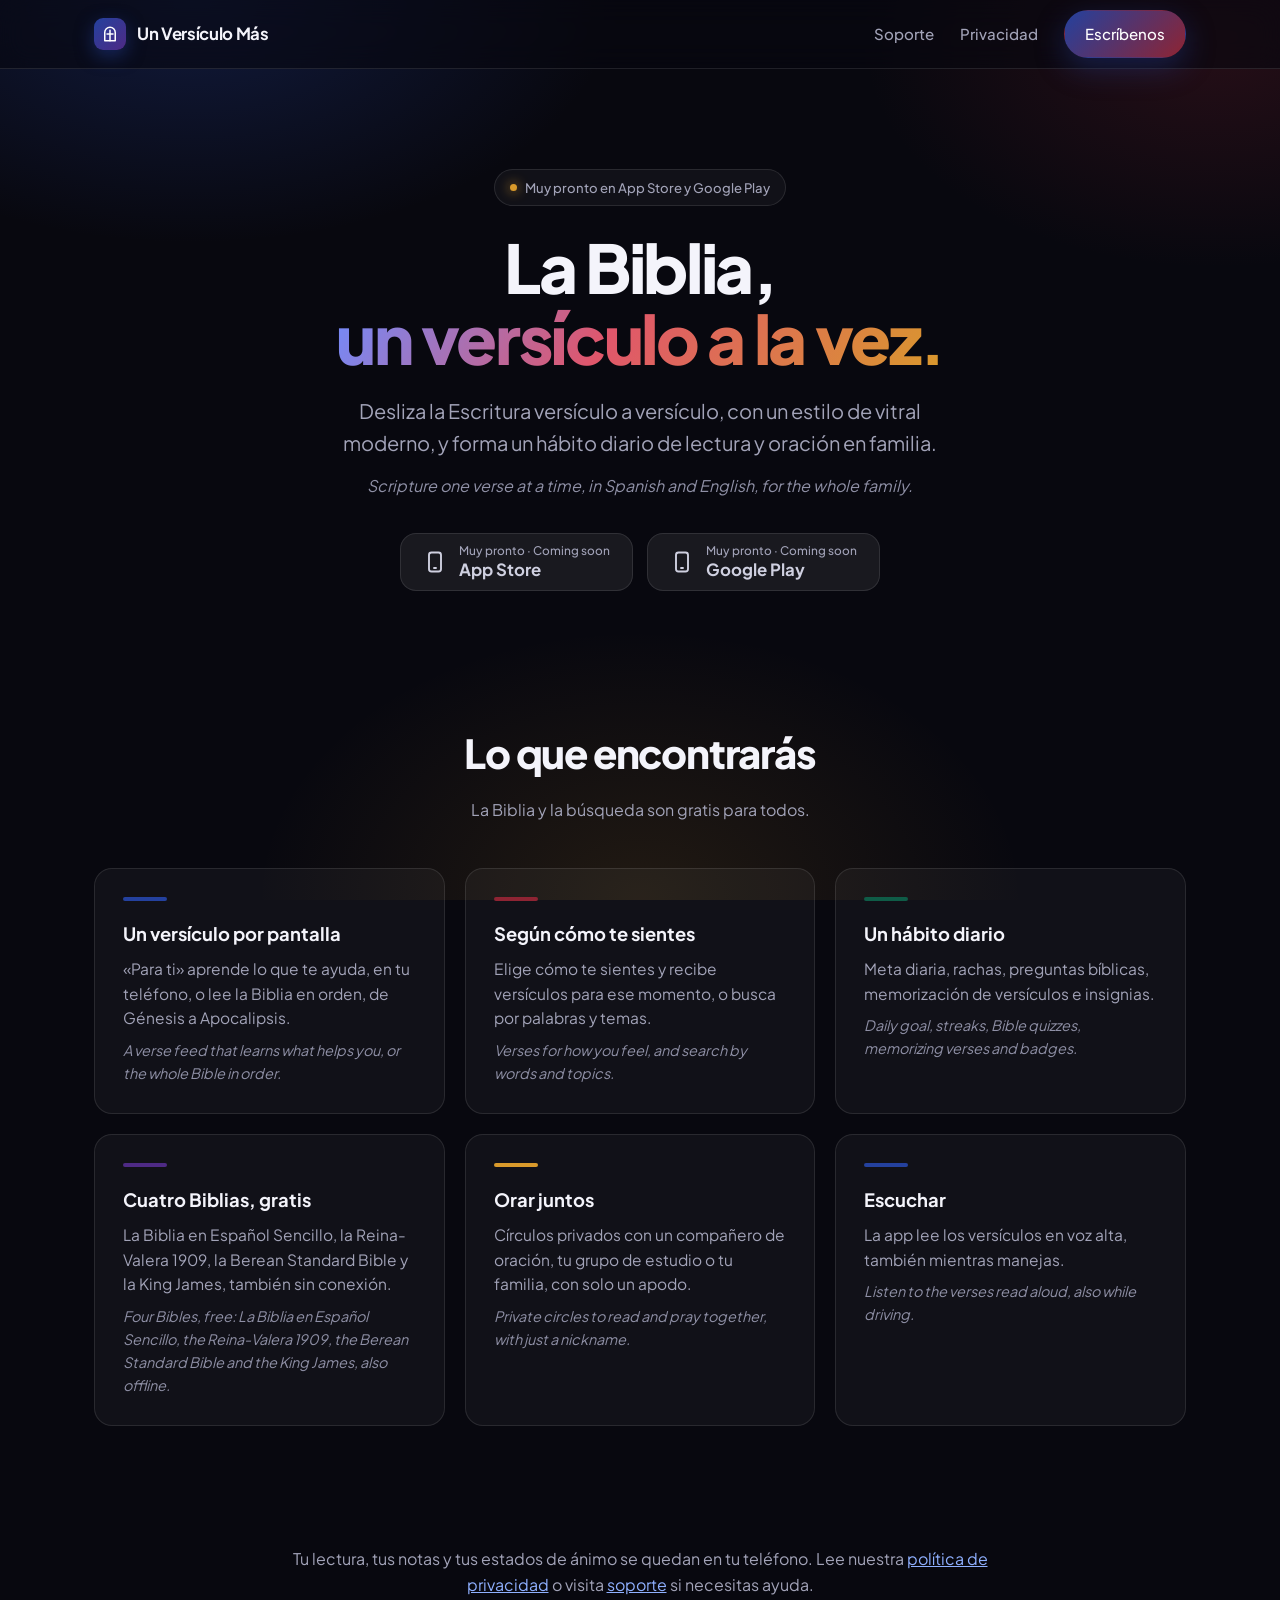
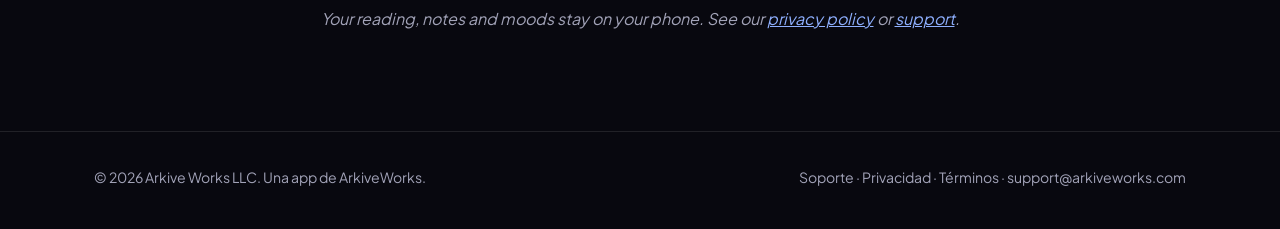
<file: index.html>
<!doctype html>
<html lang="es">
<head>
<meta charset="utf-8">
<meta name="viewport" content="width=device-width, initial-scale=1">
<title>Un Versículo Más</title>
<meta http-equiv="refresh" content="0; url=biblia/">
<link rel="canonical" href="biblia/">
</head>
<body><p><a href="biblia/">Un Versículo Más</a></p></body>
</html>
</file>
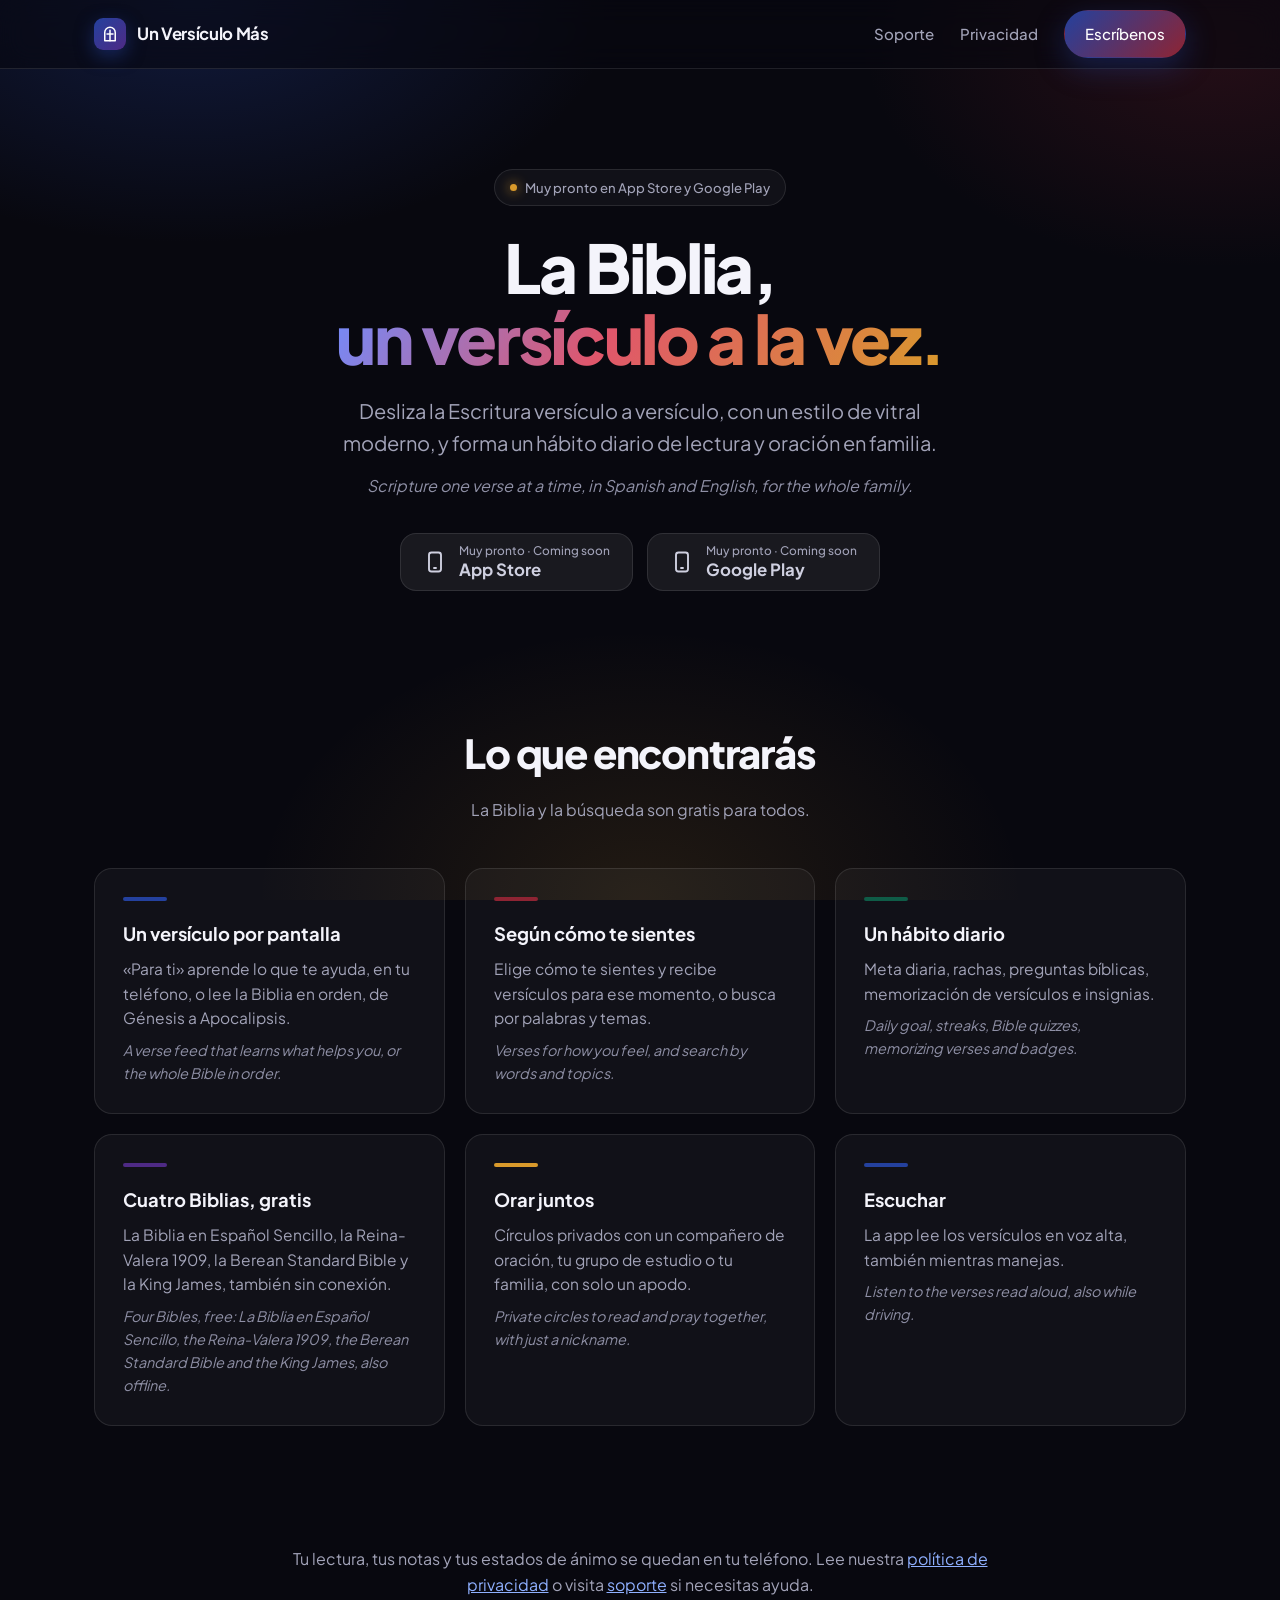
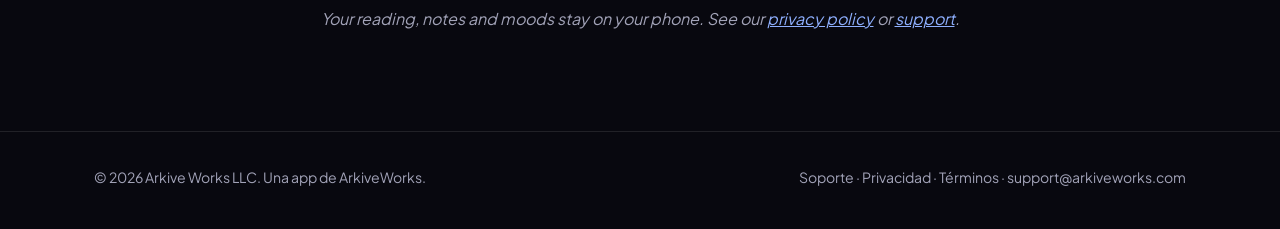
<file: biblia/index.html>
<!DOCTYPE html>
<html lang="es">
<head>
<meta charset="UTF-8">
<meta name="viewport" content="width=device-width, initial-scale=1.0">
<title>Un Versículo Más — La Biblia, un versículo a la vez</title>
<meta name="description" content="Un Versículo Más: la Biblia un versículo a la vez, con rachas, preguntas, memorización y círculos para orar juntos, en español e inglés.">
<link rel="stylesheet" href="style.css">
</head>
<body>
<nav class="nav">
  <div class="container nav-inner">
    <a class="brand" href="index.html"><span class="logo"><svg viewBox="0 0 24 24" fill="none" stroke="#fff" stroke-width="2" stroke-linecap="round" stroke-linejoin="round" aria-hidden="true"><path d="M5 21V10a7 7 0 0 1 14 0v11z"/><path d="M12 7v14M8 12h8"/></svg></span> Un Versículo Más</a>
    <div class="nav-links">
      <a href="support.html">Soporte</a>
      <a href="privacy.html">Privacidad</a>
      <a class="btn btn-primary" href="mailto:support@arkiveworks.com">Escríbenos</a>
    </div>
  </div>
</nav>

<header class="hero">
  <div class="container">
    <span class="eyebrow"><span class="dot"></span> Muy pronto en App Store y Google Play</span>
    <h1 class="hero-title">La Biblia,<br><span class="jewel-text">un versículo a la vez.</span></h1>
    <p class="lead">Desliza la Escritura versículo a versículo, con un estilo de vitral moderno, y forma un hábito diario de lectura y oración en familia.</p>
    <p class="lead-en">Scripture one verse at a time, in Spanish and English, for the whole family.</p>

    <!-- The store buttons. While an app isn't in its store yet, its button is a plain label («Muy pronto»),
         not a link, so nobody lands on an error page. When an app goes live: delete its «soon» line and
         take the comment marks off the «live» line under it. When both are live, change the line above
         the title too («Muy pronto en App Store y Google Play» becomes «Ya en App Store y Google Play»). -->
    <div class="stores">
      <span class="store soon"><svg viewBox="0 0 24 24" fill="none" stroke="currentColor" stroke-width="1.9" stroke-linecap="round" stroke-linejoin="round" aria-hidden="true"><rect x="6" y="2.5" width="12" height="19" rx="2.5"/><path d="M11 18h2"/></svg><span><small>Muy pronto · Coming soon</small>App Store</span></span>
      <!-- live: <a class="store" href="https://apps.apple.com/app/id6829852782"><svg viewBox="0 0 24 24" fill="none" stroke="currentColor" stroke-width="1.9" stroke-linecap="round" stroke-linejoin="round" aria-hidden="true"><path d="M12 3v12M7 10l5 5 5-5M5 21h14"/></svg><span><small>Descárgala en · Get it on the</small>App Store</span></a> -->
      <span class="store soon"><svg viewBox="0 0 24 24" fill="none" stroke="currentColor" stroke-width="1.9" stroke-linecap="round" stroke-linejoin="round" aria-hidden="true"><rect x="6" y="2.5" width="12" height="19" rx="2.5"/><path d="M11 18h2"/></svg><span><small>Muy pronto · Coming soon</small>Google Play</span></span>
      <!-- live: <a class="store" href="https://play.google.com/store/apps/details?id=com.arkiveworks.biblia"><svg viewBox="0 0 24 24" fill="none" stroke="currentColor" stroke-width="1.9" stroke-linecap="round" stroke-linejoin="round" aria-hidden="true"><path d="M12 3v12M7 10l5 5 5-5M5 21h14"/></svg><span><small>Descárgala en · Get it on</small>Google Play</span></a> -->
    </div>
  </div>
</header>

<section>
  <div class="container">
    <div class="section-head">
      <h2>Lo que encontrarás</h2>
      <p>La Biblia y la búsqueda son gratis para todos.</p>
    </div>
    <div class="grid">
      <div class="card"><div class="bar b-sapphire"></div><h3>Un versículo por pantalla</h3><p>«Para ti» aprende lo que te ayuda, en tu teléfono, o lee la Biblia en orden, de Génesis a Apocalipsis.</p><p class="en">A verse feed that learns what helps you, or the whole Bible in order.</p></div>
      <div class="card"><div class="bar b-ruby"></div><h3>Según cómo te sientes</h3><p>Elige cómo te sientes y recibe versículos para ese momento, o busca por palabras y temas.</p><p class="en">Verses for how you feel, and search by words and topics.</p></div>
      <div class="card"><div class="bar b-emerald"></div><h3>Un hábito diario</h3><p>Meta diaria, rachas, preguntas bíblicas, memorización de versículos e insignias.</p><p class="en">Daily goal, streaks, Bible quizzes, memorizing verses and badges.</p></div>
      <div class="card"><div class="bar b-violet"></div><h3>Cuatro Biblias, gratis</h3><p>La Biblia en Español Sencillo, la Reina-Valera 1909, la Berean Standard Bible y la King James, también sin conexión.</p><p class="en">Four Bibles, free: La Biblia en Español Sencillo, the Reina-Valera 1909, the Berean Standard Bible and the King James, also offline.</p></div>
      <div class="card"><div class="bar b-amber"></div><h3>Orar juntos</h3><p>Círculos privados con un compañero de oración, tu grupo de estudio o tu familia, con solo un apodo.</p><p class="en">Private circles to read and pray together, with just a nickname.</p></div>
      <div class="card"><div class="bar b-sapphire"></div><h3>Escuchar</h3><p>La app lee los versículos en voz alta, también mientras manejas.</p><p class="en">Listen to the verses read aloud, also while driving.</p></div>
    </div>
  </div>
</section>

<section>
  <div class="container">
    <p class="note">Tu lectura, tus notas y tus estados de ánimo se quedan en tu teléfono. Lee nuestra <a href="privacy.html" style="color:var(--link);text-decoration:underline">política de privacidad</a> o visita <a href="support.html" style="color:var(--link);text-decoration:underline">soporte</a> si necesitas ayuda.</p>
    <p class="note" style="margin-top:8px;font-style:italic">Your reading, notes and moods stay on your phone. See our <a href="privacy.html#en" style="color:var(--link);text-decoration:underline">privacy policy</a> or <a href="support.html#en" style="color:var(--link);text-decoration:underline">support</a>.</p>
  </div>
</section>

<footer>
  <div class="container footer-bottom">
    <span>© 2026 Arkive Works LLC. Una app de <a href="../index.html">ArkiveWorks</a>.</span>
    <span><a href="support.html">Soporte</a> · <a href="privacy.html">Privacidad</a> · <a href="terms.html">Términos</a> · <a href="mailto:support@arkiveworks.com">support@arkiveworks.com</a></span>
  </div>
</footer>
</body>
</html>
</file>
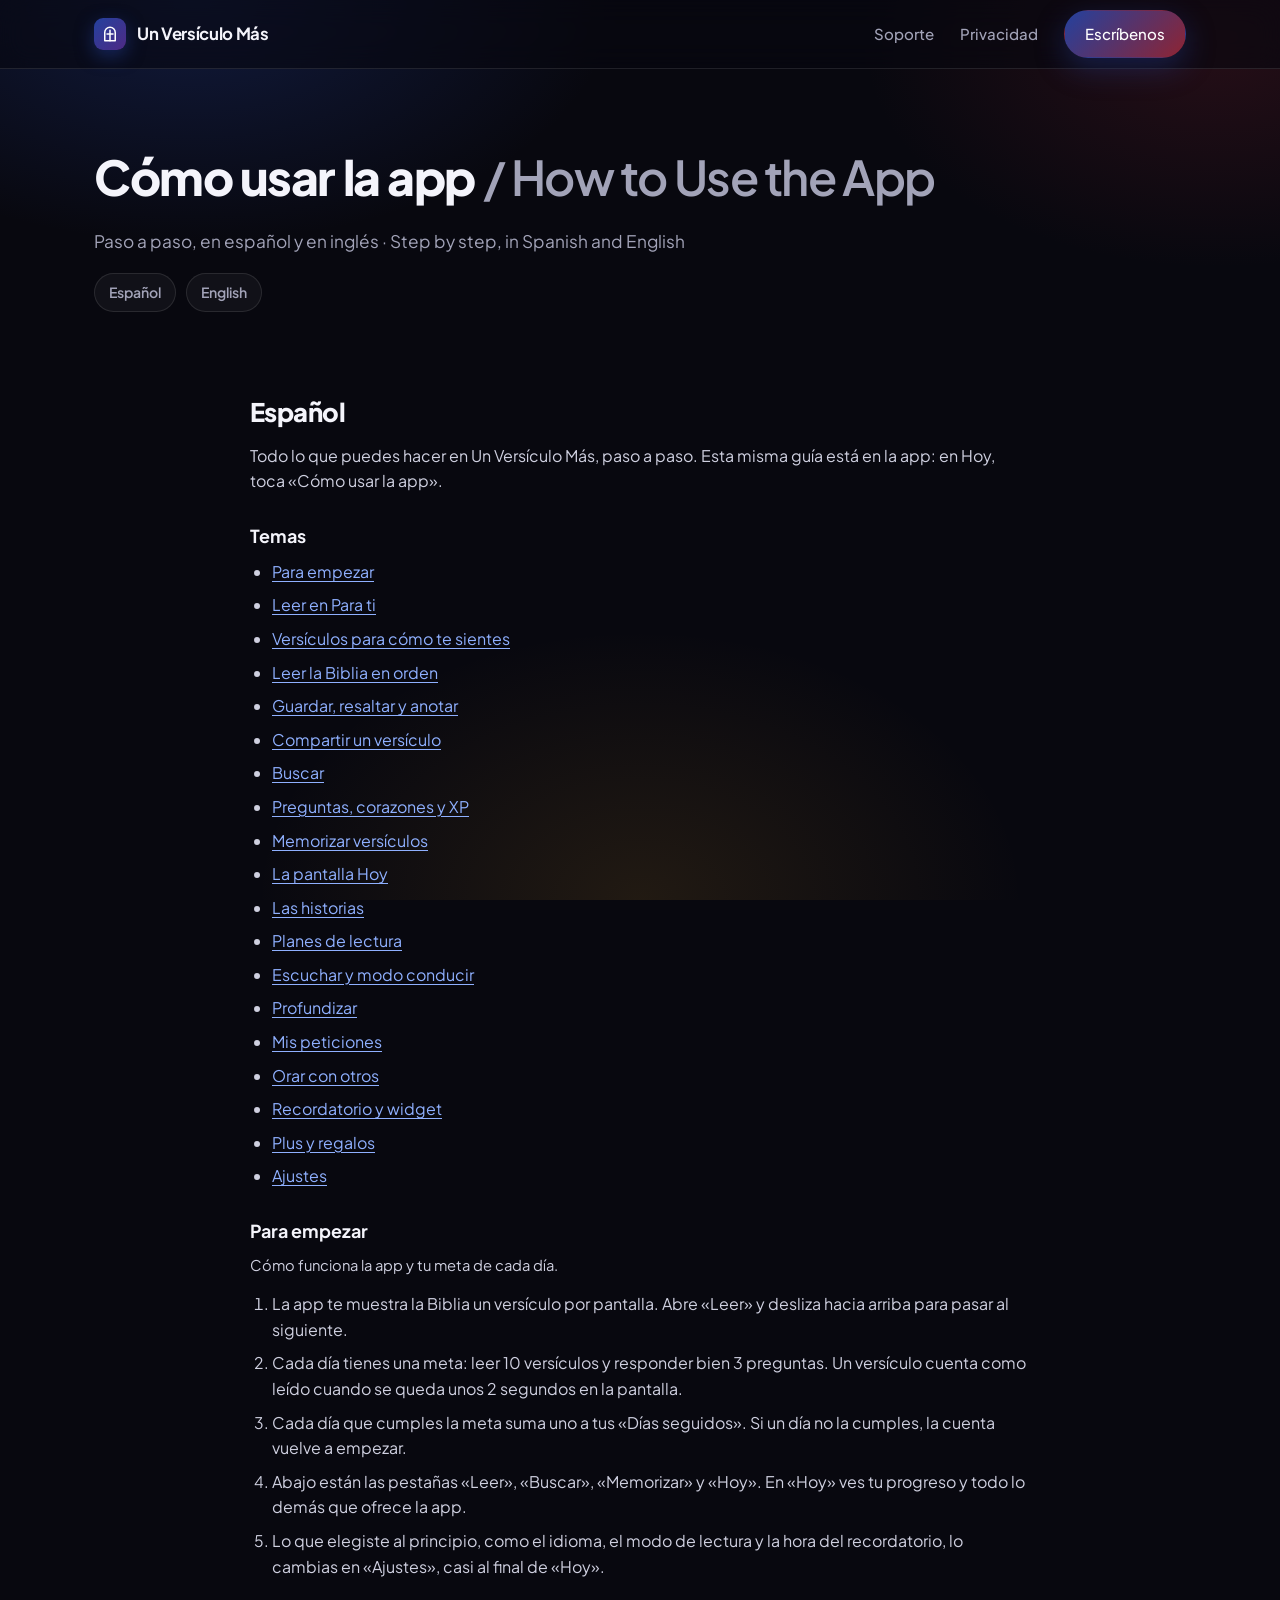
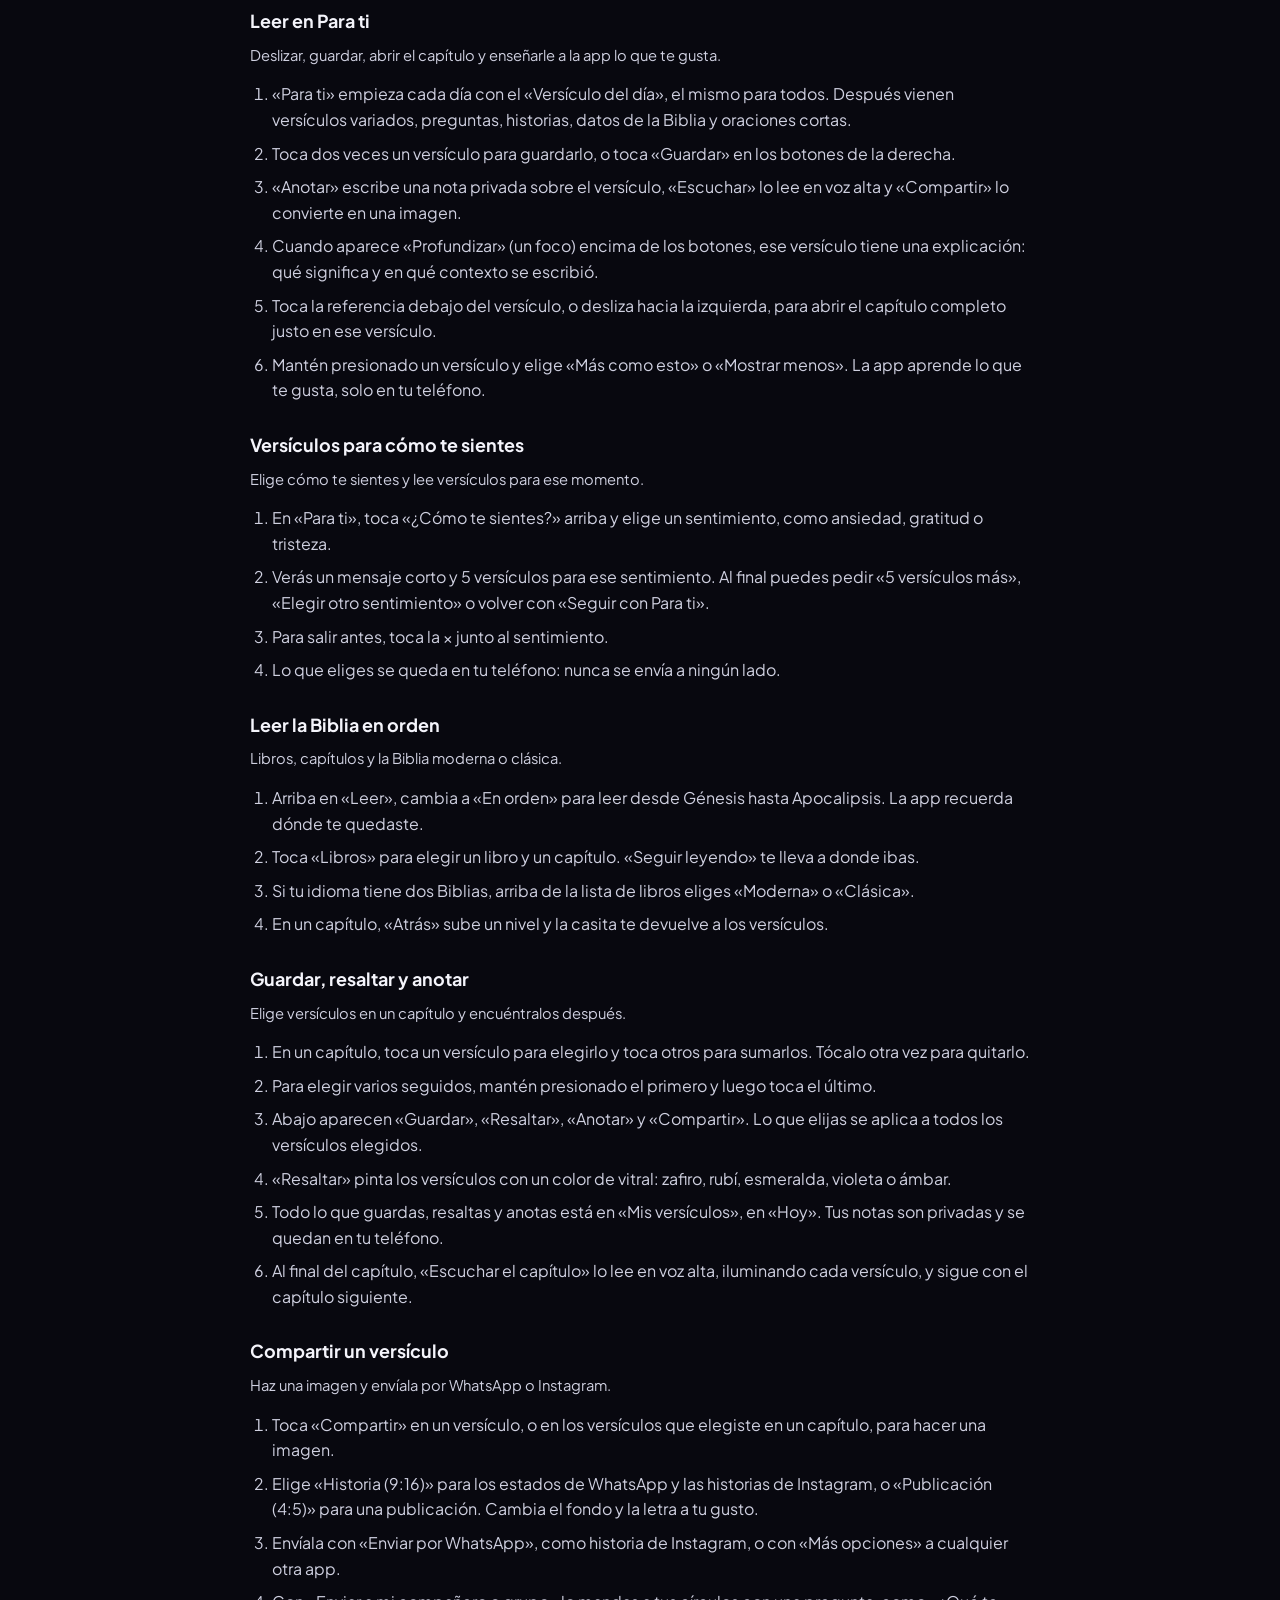
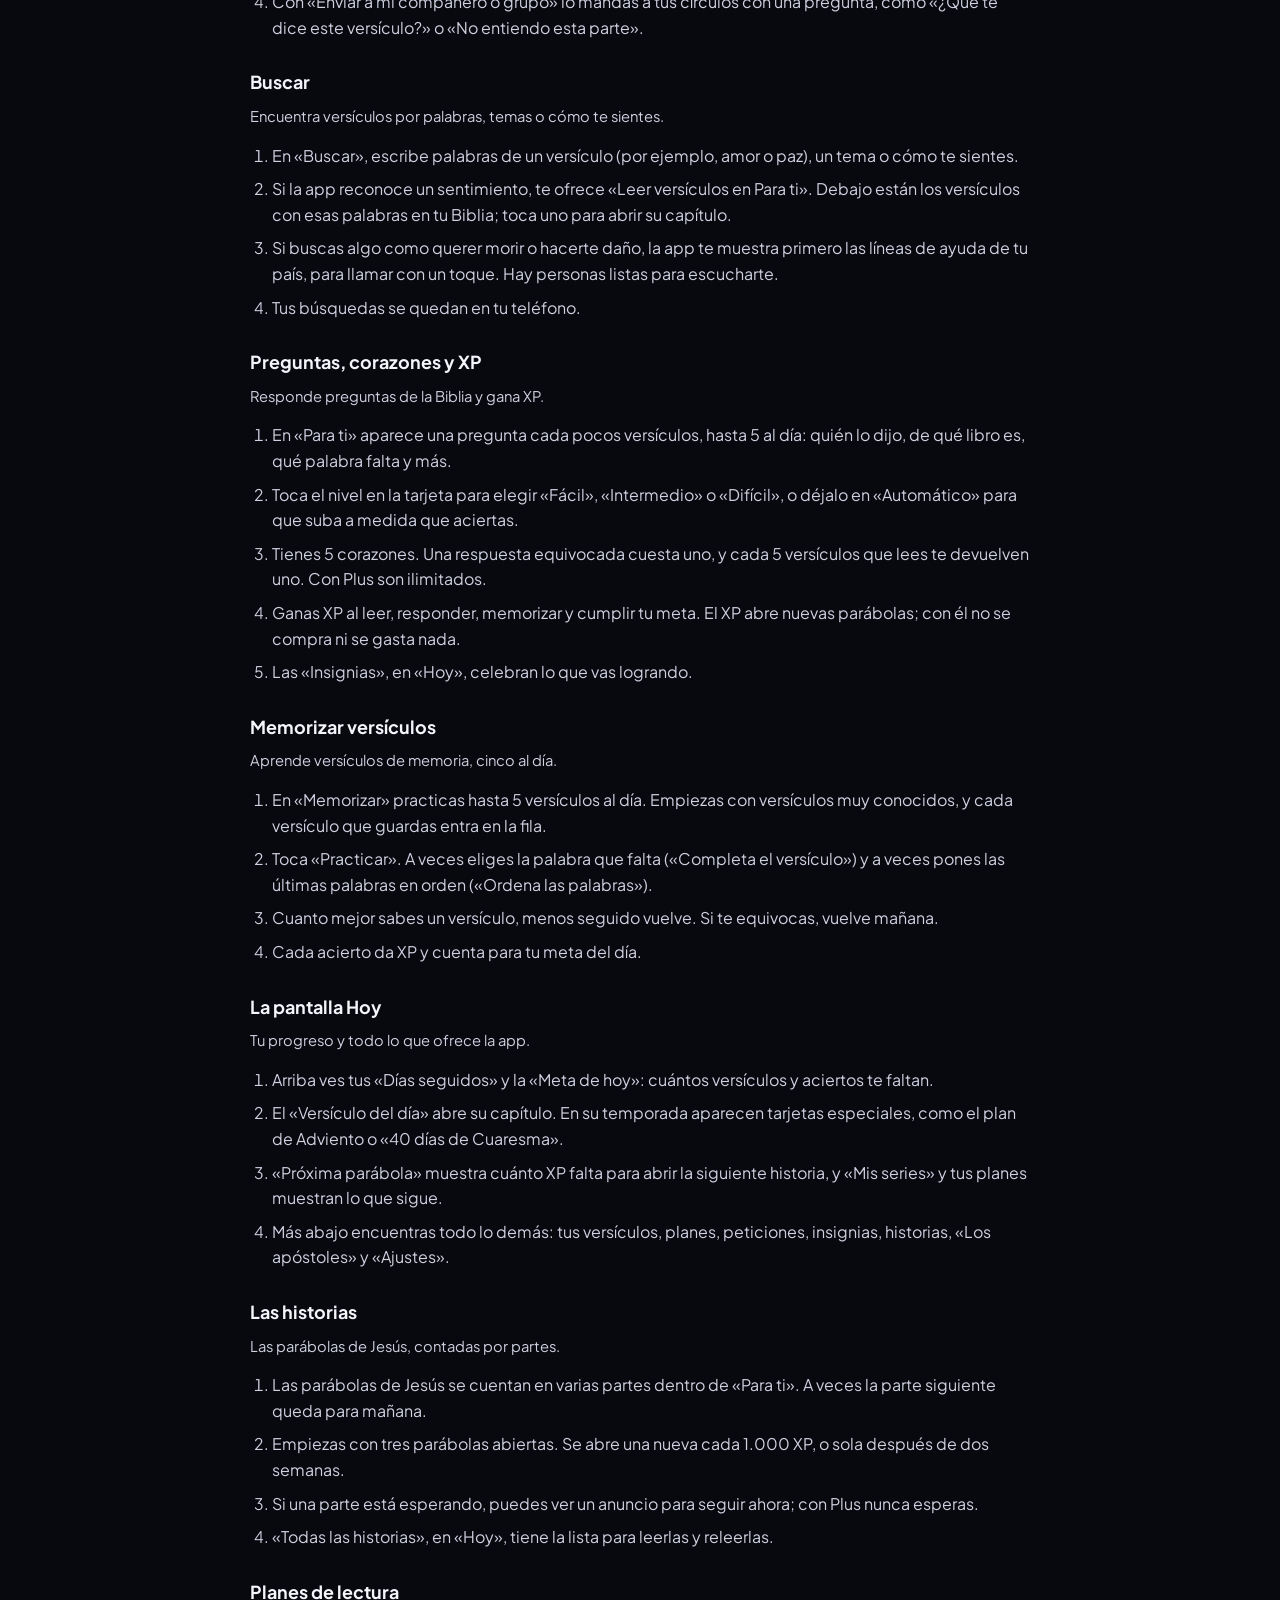
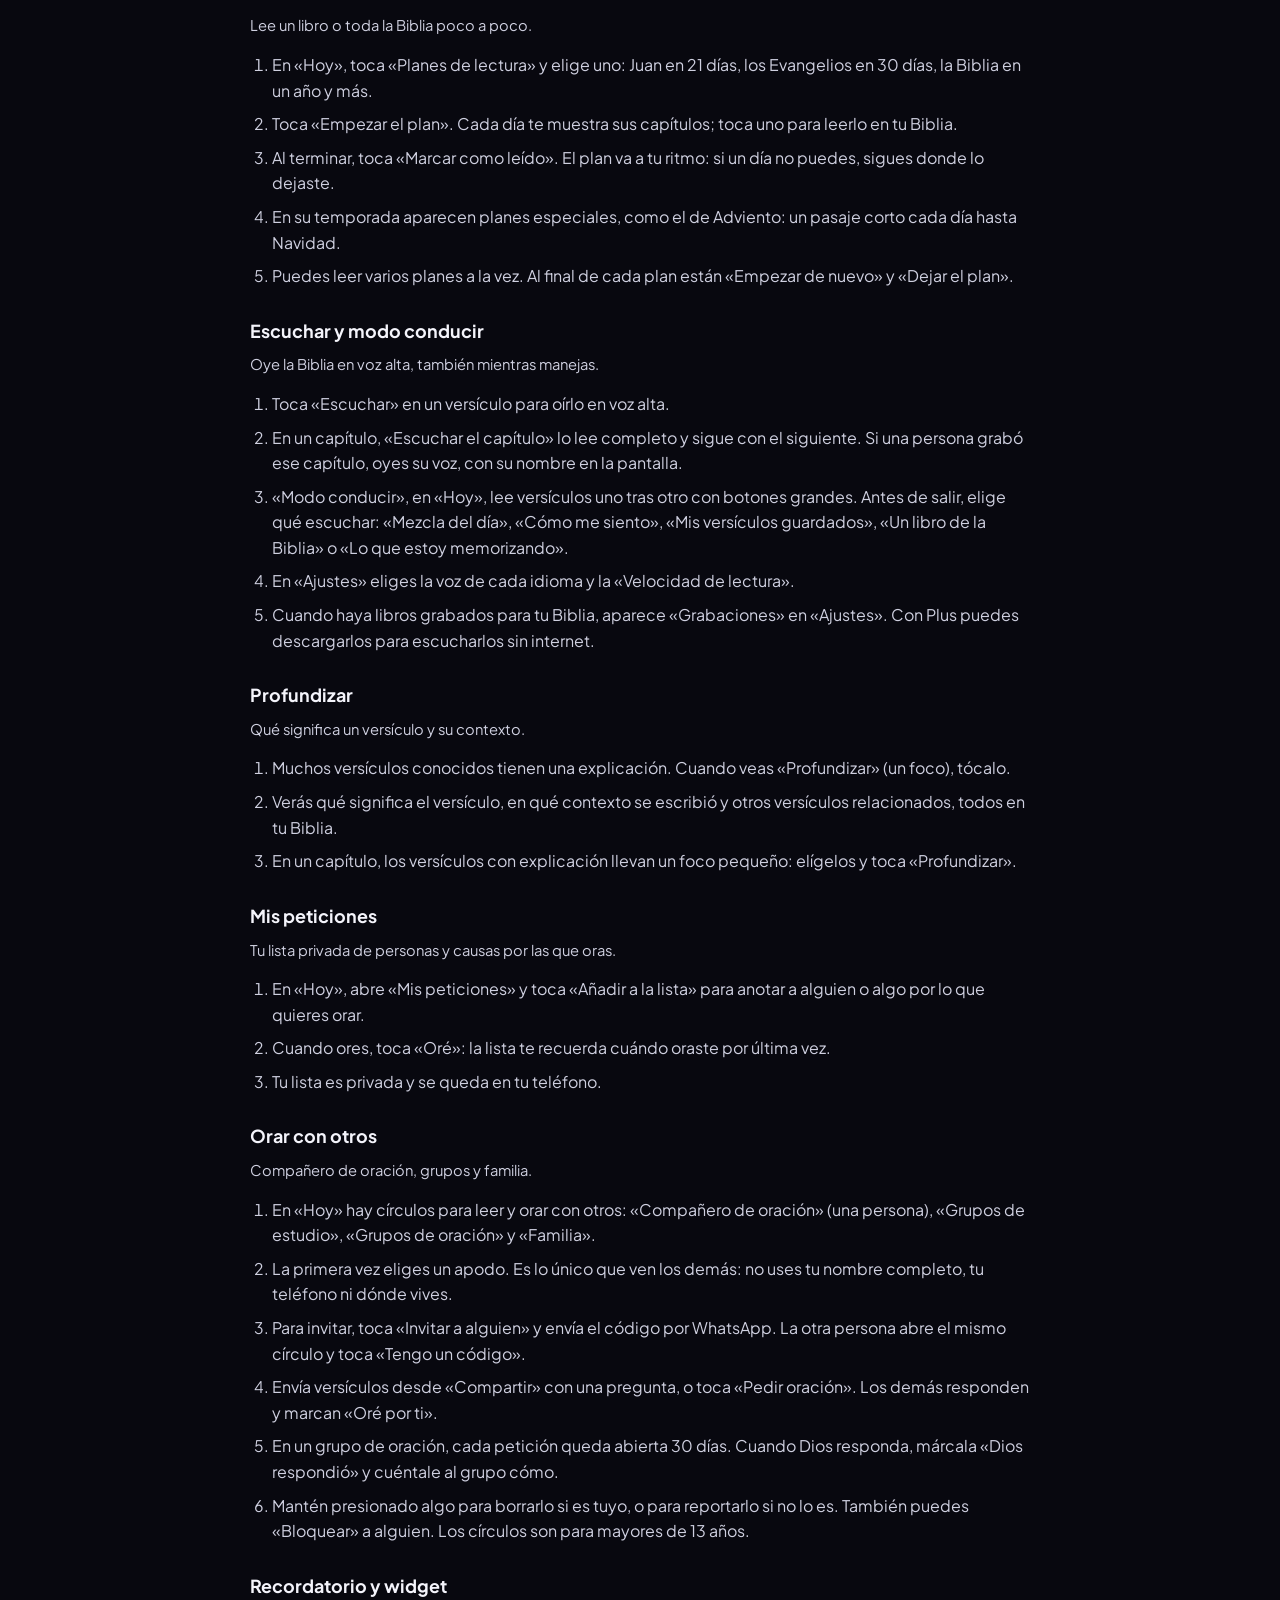
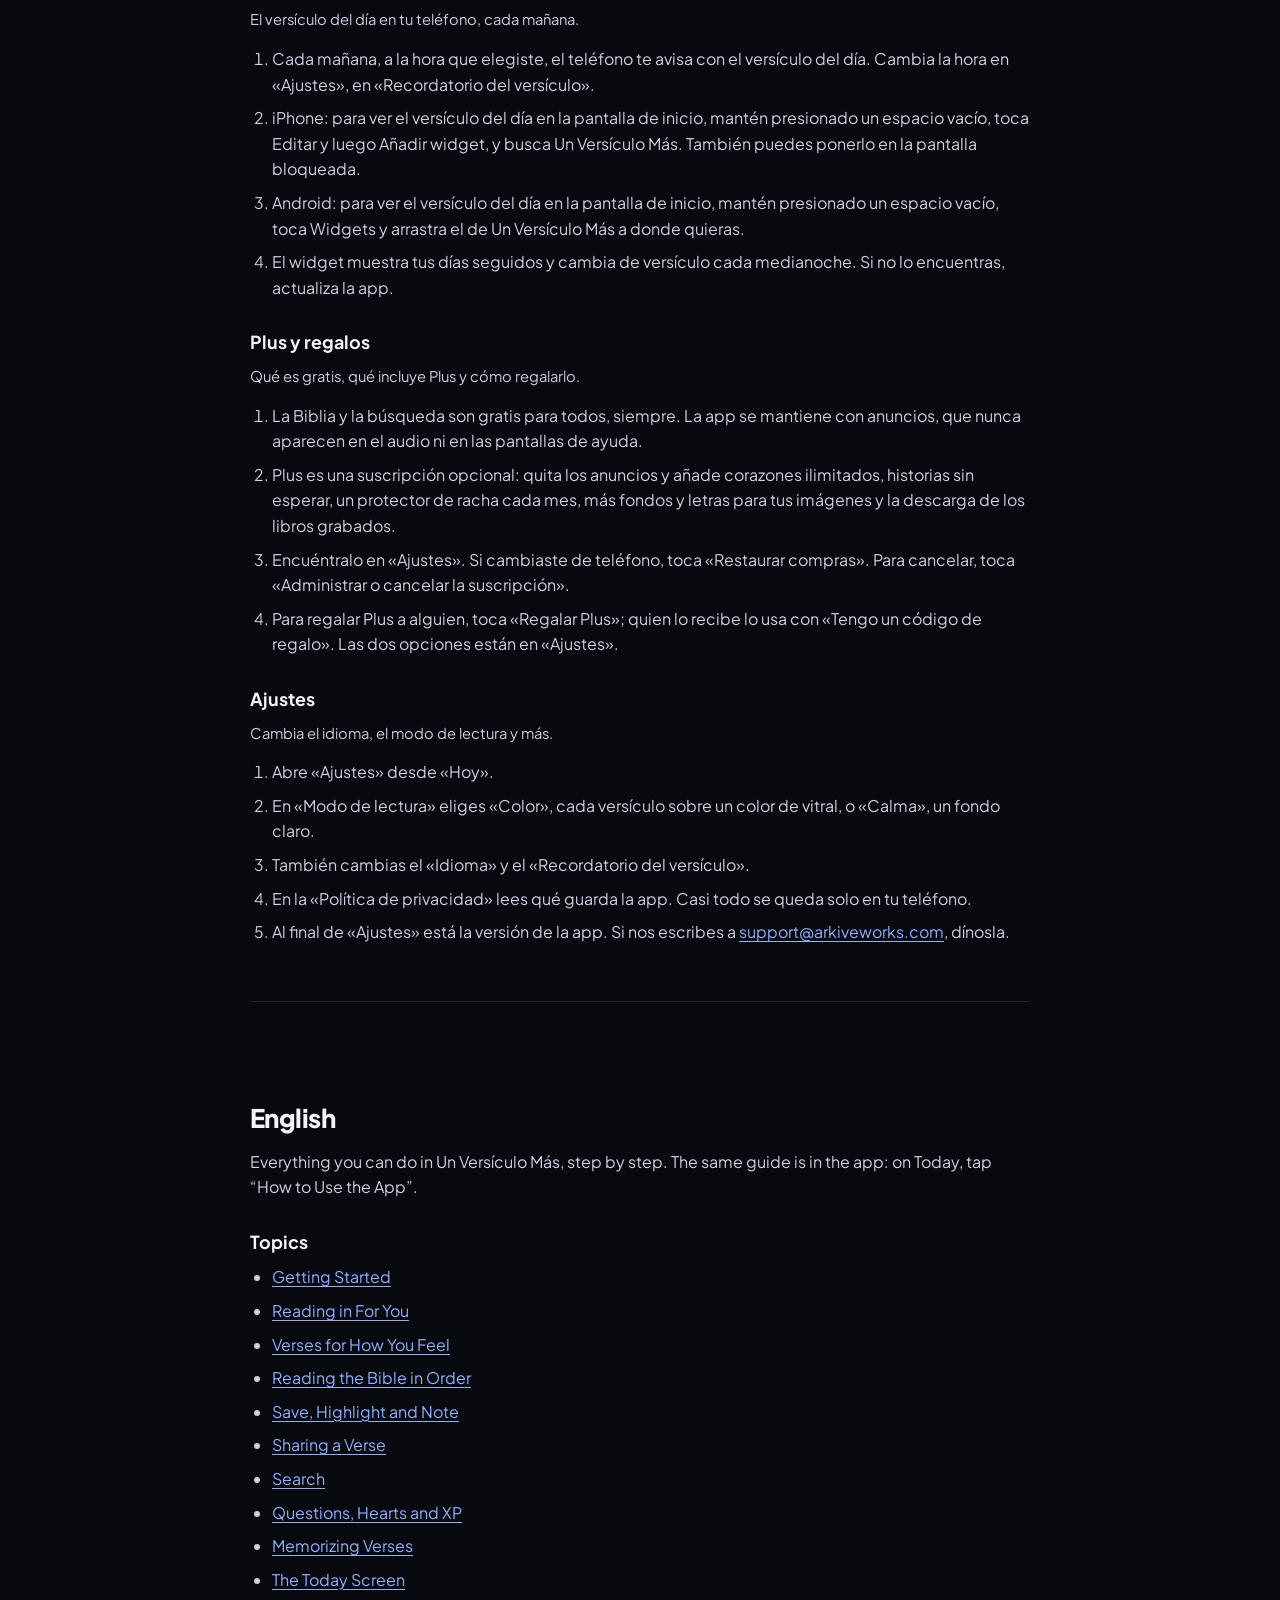
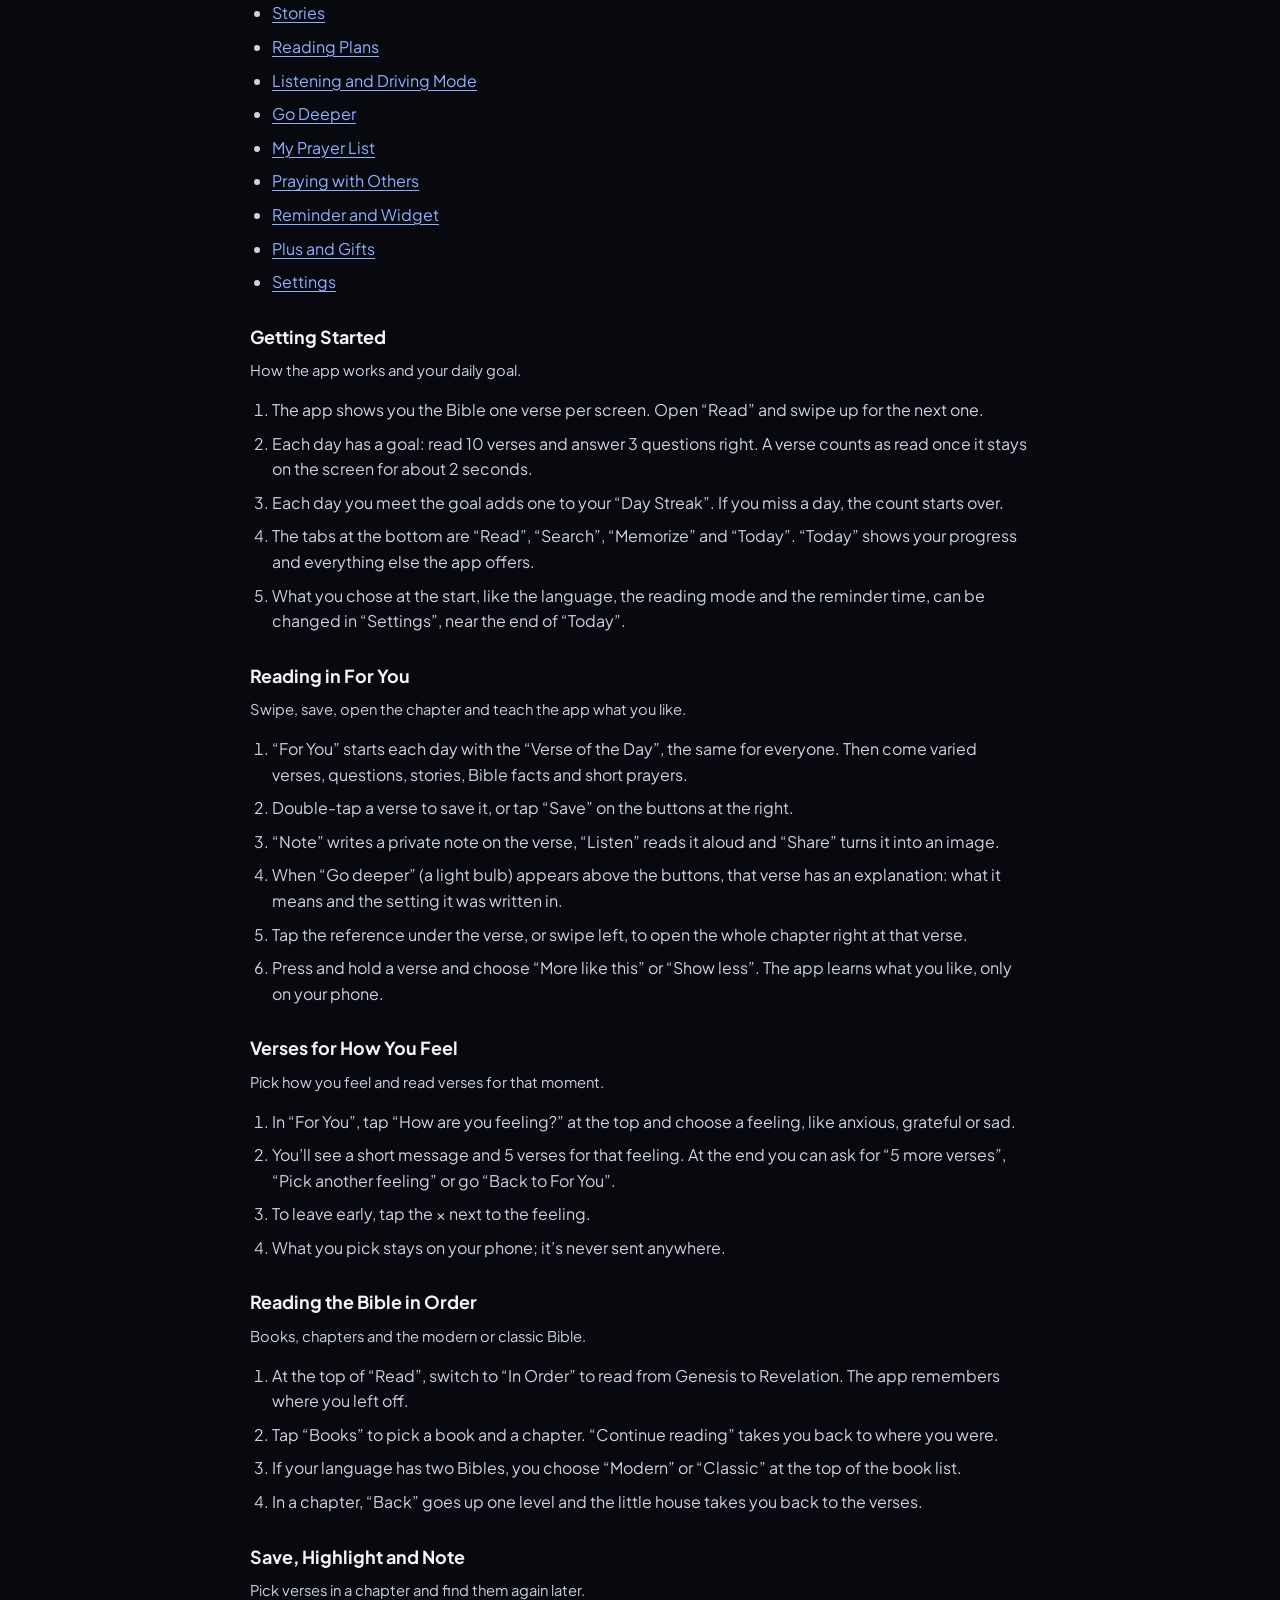
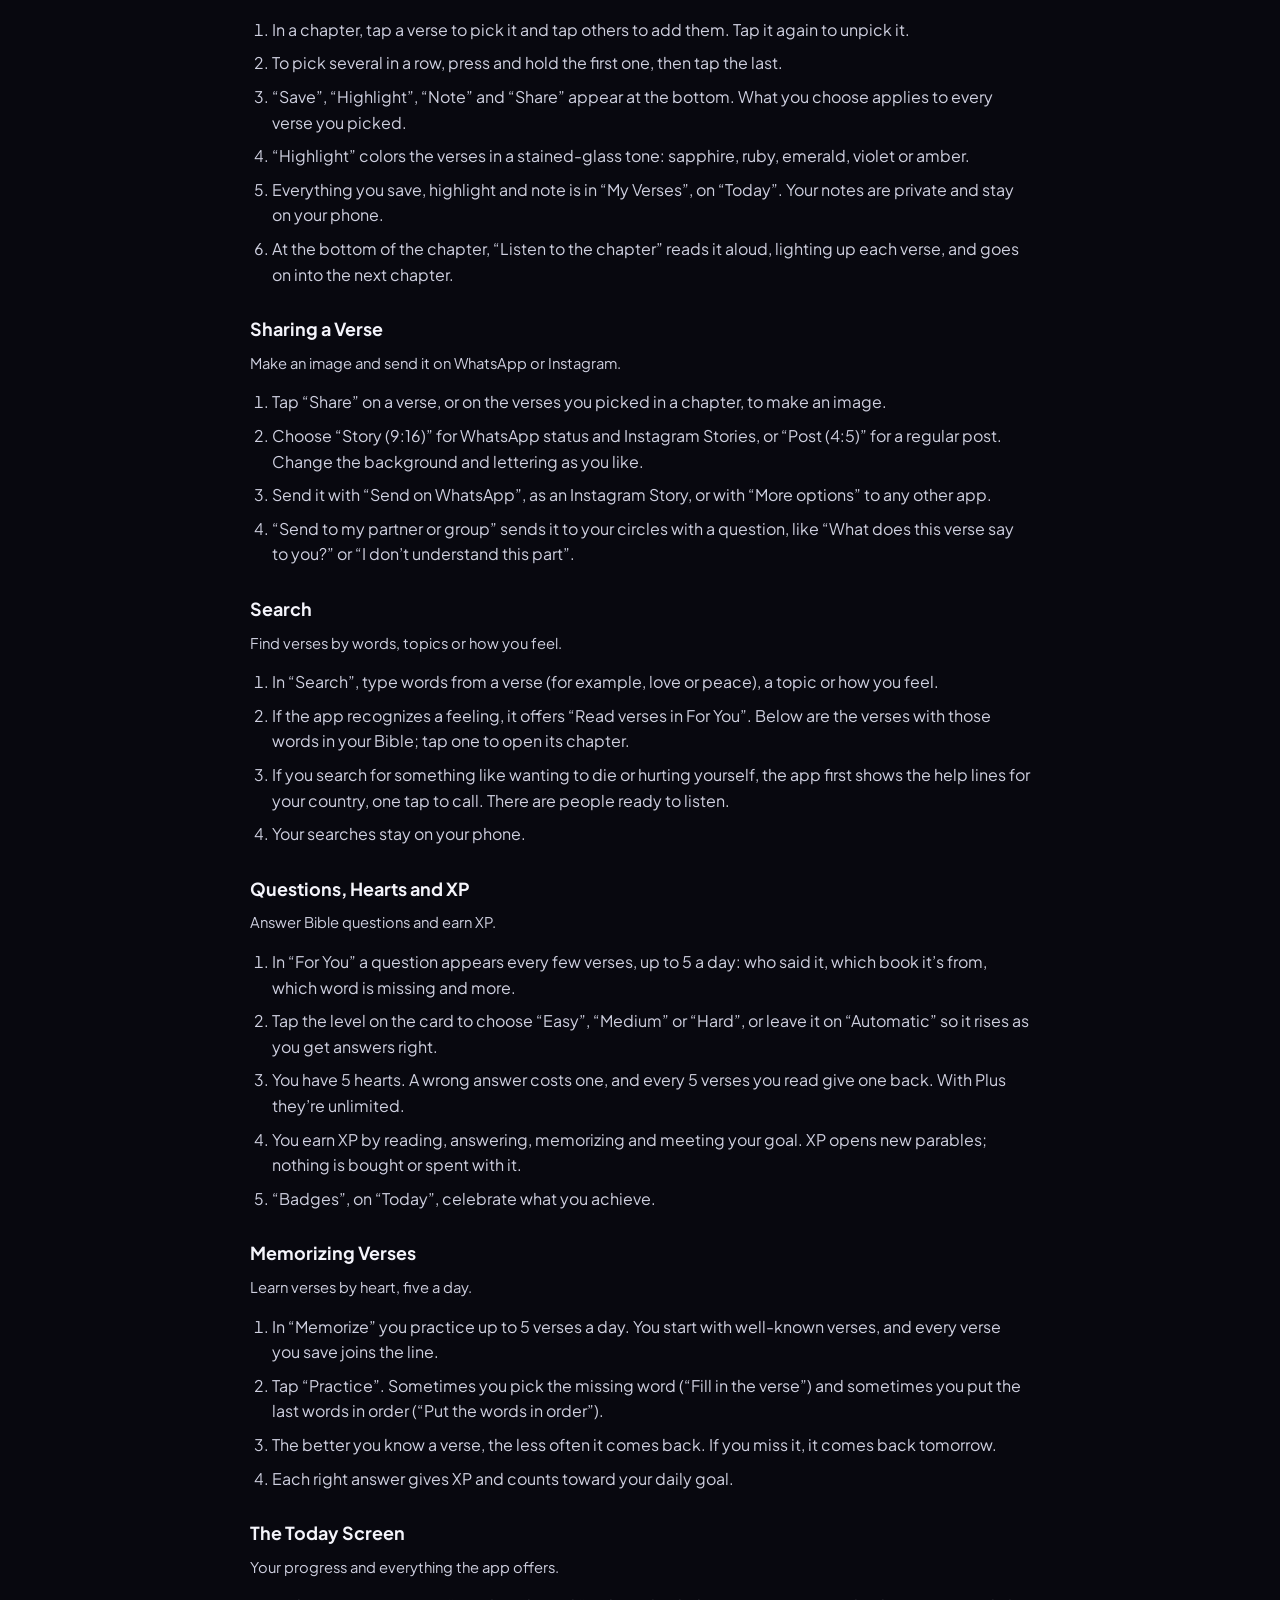
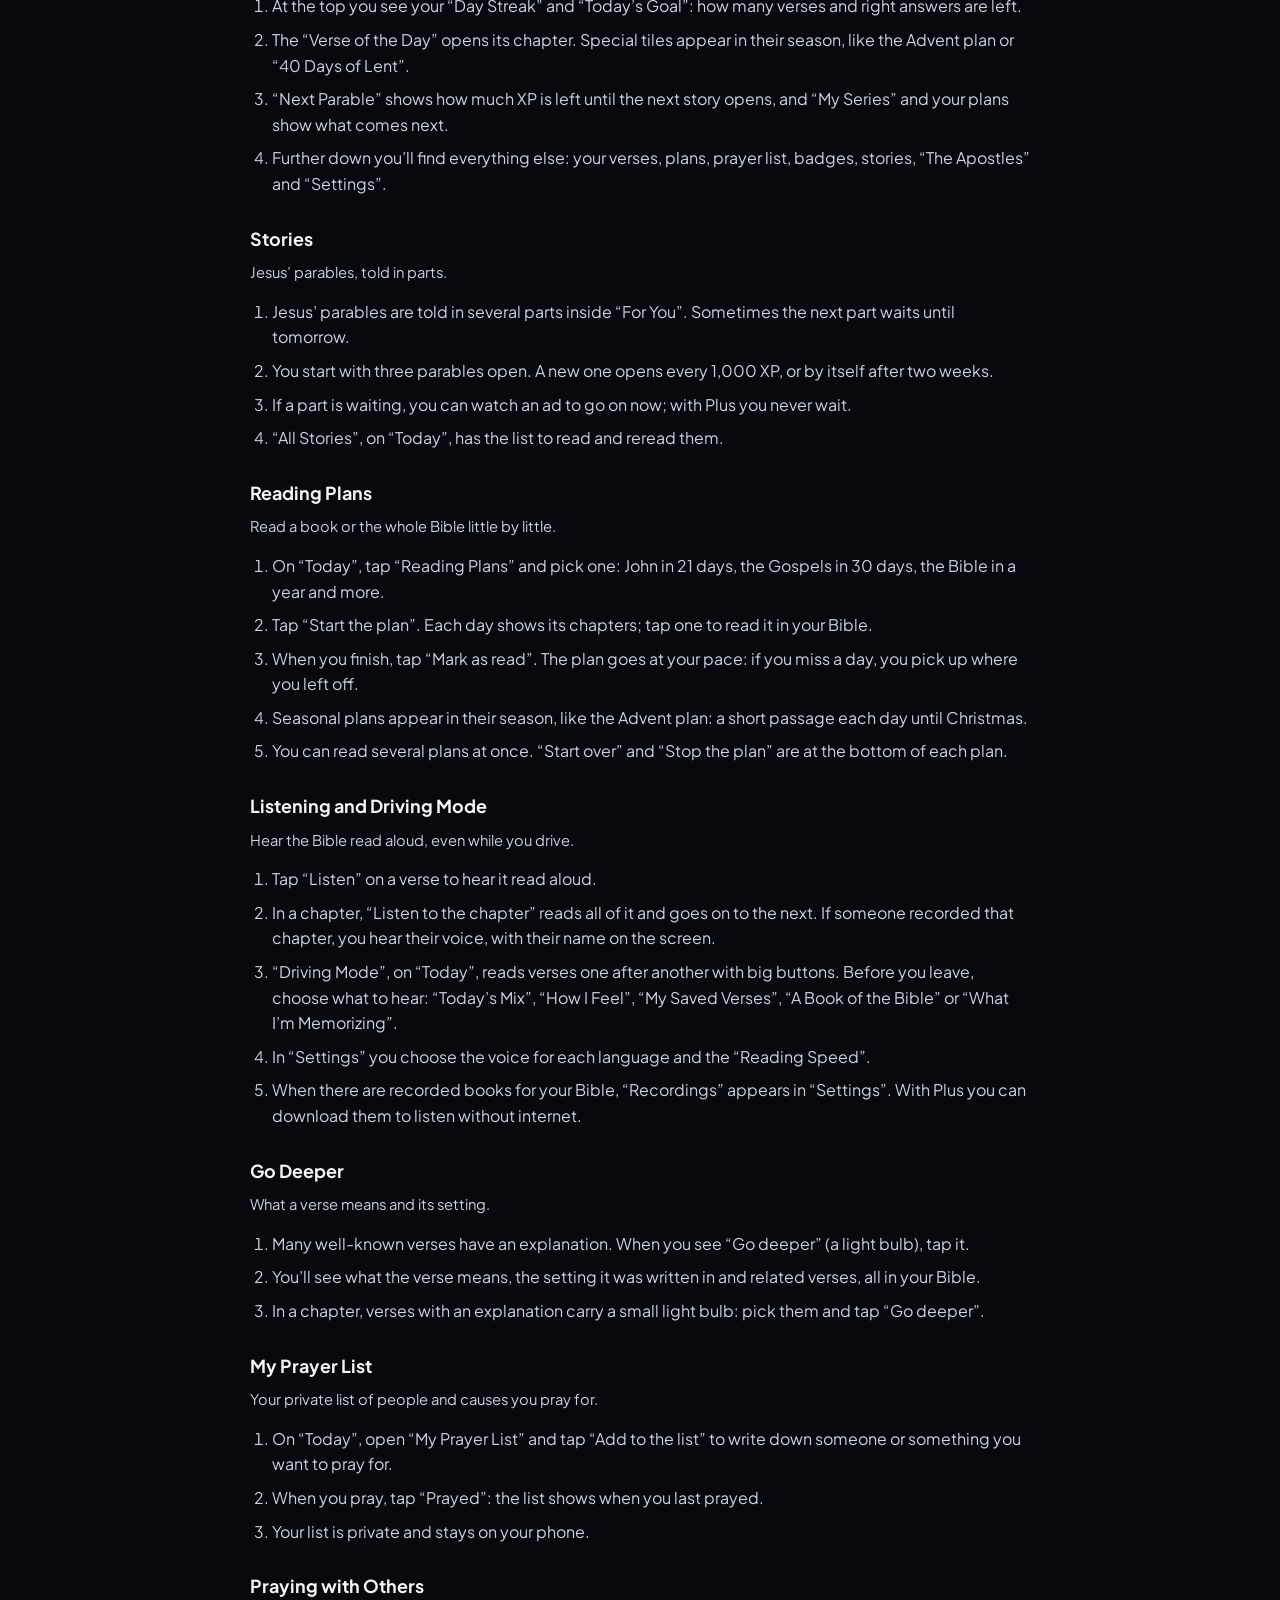
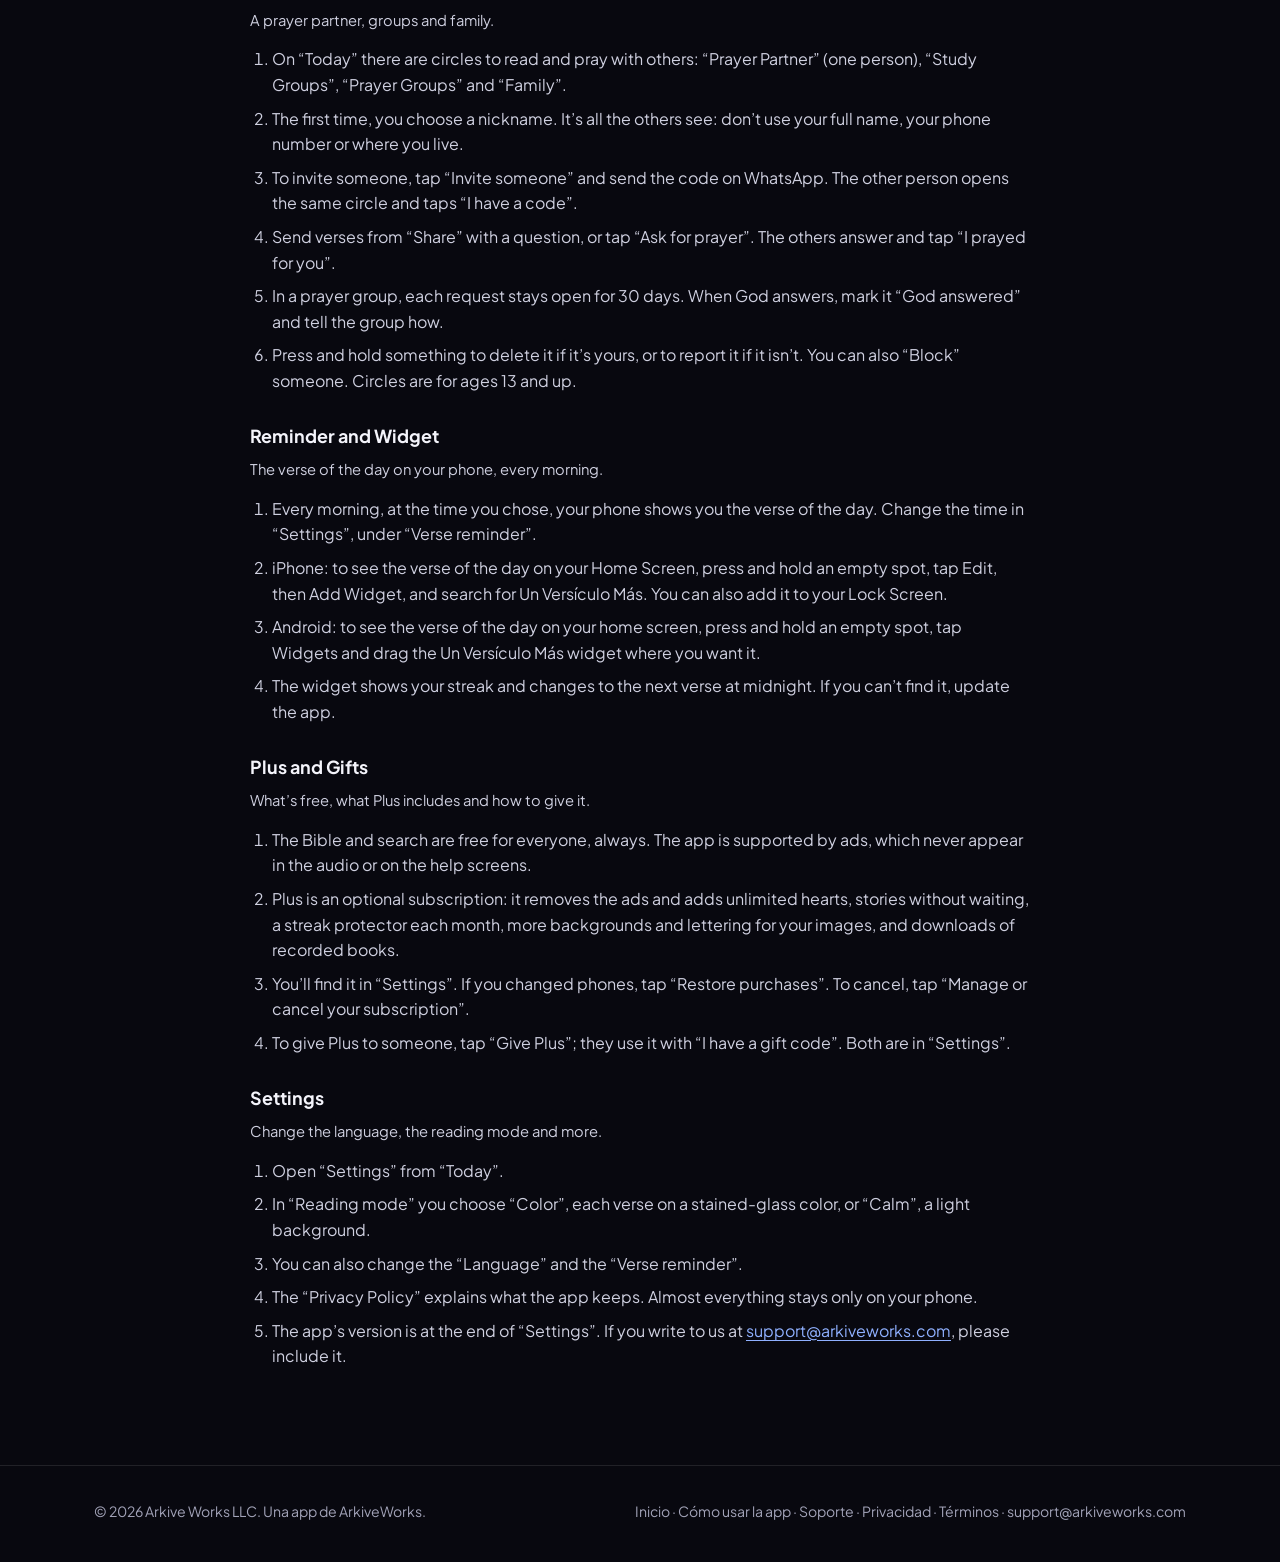
<file: biblia/guia.html>
<!DOCTYPE html>
<!-- Made by `node scripts/guide-page.ts` from content/guide.json: change that file, not this one. -->
<html lang="es">
<head>
<meta charset="UTF-8">
<meta name="viewport" content="width=device-width, initial-scale=1.0">
<title>Cómo usar la app — Un Versículo Más</title>
<meta name="description" content="Cómo usar Un Versículo Más, paso a paso / How to use Un Versículo Más, step by step.">
<link rel="stylesheet" href="style.css">
</head>
<body>
<nav class="nav">
  <div class="container nav-inner">
    <a class="brand" href="index.html"><span class="logo"><svg viewBox="0 0 24 24" fill="none" stroke="#fff" stroke-width="2" stroke-linecap="round" stroke-linejoin="round" aria-hidden="true"><path d="M5 21V10a7 7 0 0 1 14 0v11z"/><path d="M12 7v14M8 12h8"/></svg></span> Un Versículo Más</a>
    <div class="nav-links">
      <a href="support.html">Soporte</a>
      <a href="privacy.html">Privacidad</a>
      <a class="btn btn-primary" href="mailto:support@arkiveworks.com">Escríbenos</a>
    </div>
  </div>
</nav>

<header class="page-hero">
  <div class="container">
    <h1>Cómo usar la app <span style="color:var(--muted);font-weight:600" lang="en">/ How to Use the App</span></h1>
    <p>Paso a paso, en español y en inglés · <span lang="en">Step by step, in Spanish and English</span></p>
    <div class="lang-switch"><a href="#es">Español</a><a href="#en">English</a></div>
  </div>
</header>

<main class="container">
  <article class="prose" lang="es">
    <h2 id="es">Español</h2>
    <p>Todo lo que puedes hacer en Un Versículo Más, paso a paso. Esta misma guía está en la app: en Hoy, toca «Cómo usar la app».</p>
    <h3>Temas</h3>
    <ul>
      <li><a href="#es-empezar">Para empezar</a></li>
      <li><a href="#es-para-ti">Leer en Para ti</a></li>
      <li><a href="#es-sentimientos">Versículos para cómo te sientes</a></li>
      <li><a href="#es-en-orden">Leer la Biblia en orden</a></li>
      <li><a href="#es-capitulo">Guardar, resaltar y anotar</a></li>
      <li><a href="#es-compartir">Compartir un versículo</a></li>
      <li><a href="#es-buscar">Buscar</a></li>
      <li><a href="#es-preguntas">Preguntas, corazones y XP</a></li>
      <li><a href="#es-memorizar">Memorizar versículos</a></li>
      <li><a href="#es-hoy">La pantalla Hoy</a></li>
      <li><a href="#es-historias">Las historias</a></li>
      <li><a href="#es-planes">Planes de lectura</a></li>
      <li><a href="#es-escuchar">Escuchar y modo conducir</a></li>
      <li><a href="#es-profundizar">Profundizar</a></li>
      <li><a href="#es-peticiones">Mis peticiones</a></li>
      <li><a href="#es-circulos">Orar con otros</a></li>
      <li><a href="#es-recordatorio">Recordatorio y widget</a></li>
      <li><a href="#es-plus">Plus y regalos</a></li>
      <li><a href="#es-ajustes">Ajustes</a></li>
    </ul>

    <h3 id="es-empezar">Para empezar</h3>
    <p class="muted">Cómo funciona la app y tu meta de cada día.</p>
    <ol>
      <li>La app te muestra la Biblia un versículo por pantalla. Abre «Leer» y desliza hacia arriba para pasar al siguiente.</li>
      <li>Cada día tienes una meta: leer 10 versículos y responder bien 3 preguntas. Un versículo cuenta como leído cuando se queda unos 2 segundos en la pantalla.</li>
      <li>Cada día que cumples la meta suma uno a tus «Días seguidos». Si un día no la cumples, la cuenta vuelve a empezar.</li>
      <li>Abajo están las pestañas «Leer», «Buscar», «Memorizar» y «Hoy». En «Hoy» ves tu progreso y todo lo demás que ofrece la app.</li>
      <li>Lo que elegiste al principio, como el idioma, el modo de lectura y la hora del recordatorio, lo cambias en «Ajustes», casi al final de «Hoy».</li>
    </ol>

    <h3 id="es-para-ti">Leer en Para ti</h3>
    <p class="muted">Deslizar, guardar, abrir el capítulo y enseñarle a la app lo que te gusta.</p>
    <ol>
      <li>«Para ti» empieza cada día con el «Versículo del día», el mismo para todos. Después vienen versículos variados, preguntas, historias, datos de la Biblia y oraciones cortas.</li>
      <li>Toca dos veces un versículo para guardarlo, o toca «Guardar» en los botones de la derecha.</li>
      <li>«Anotar» escribe una nota privada sobre el versículo, «Escuchar» lo lee en voz alta y «Compartir» lo convierte en una imagen.</li>
      <li>Cuando aparece «Profundizar» (un foco) encima de los botones, ese versículo tiene una explicación: qué significa y en qué contexto se escribió.</li>
      <li>Toca la referencia debajo del versículo, o desliza hacia la izquierda, para abrir el capítulo completo justo en ese versículo.</li>
      <li>Mantén presionado un versículo y elige «Más como esto» o «Mostrar menos». La app aprende lo que te gusta, solo en tu teléfono.</li>
    </ol>

    <h3 id="es-sentimientos">Versículos para cómo te sientes</h3>
    <p class="muted">Elige cómo te sientes y lee versículos para ese momento.</p>
    <ol>
      <li>En «Para ti», toca «¿Cómo te sientes?» arriba y elige un sentimiento, como ansiedad, gratitud o tristeza.</li>
      <li>Verás un mensaje corto y 5 versículos para ese sentimiento. Al final puedes pedir «5 versículos más», «Elegir otro sentimiento» o volver con «Seguir con Para ti».</li>
      <li>Para salir antes, toca la × junto al sentimiento.</li>
      <li>Lo que eliges se queda en tu teléfono: nunca se envía a ningún lado.</li>
    </ol>

    <h3 id="es-en-orden">Leer la Biblia en orden</h3>
    <p class="muted">Libros, capítulos y la Biblia moderna o clásica.</p>
    <ol>
      <li>Arriba en «Leer», cambia a «En orden» para leer desde Génesis hasta Apocalipsis. La app recuerda dónde te quedaste.</li>
      <li>Toca «Libros» para elegir un libro y un capítulo. «Seguir leyendo» te lleva a donde ibas.</li>
      <li>Si tu idioma tiene dos Biblias, arriba de la lista de libros eliges «Moderna» o «Clásica».</li>
      <li>En un capítulo, «Atrás» sube un nivel y la casita te devuelve a los versículos.</li>
    </ol>

    <h3 id="es-capitulo">Guardar, resaltar y anotar</h3>
    <p class="muted">Elige versículos en un capítulo y encuéntralos después.</p>
    <ol>
      <li>En un capítulo, toca un versículo para elegirlo y toca otros para sumarlos. Tócalo otra vez para quitarlo.</li>
      <li>Para elegir varios seguidos, mantén presionado el primero y luego toca el último.</li>
      <li>Abajo aparecen «Guardar», «Resaltar», «Anotar» y «Compartir». Lo que elijas se aplica a todos los versículos elegidos.</li>
      <li>«Resaltar» pinta los versículos con un color de vitral: zafiro, rubí, esmeralda, violeta o ámbar.</li>
      <li>Todo lo que guardas, resaltas y anotas está en «Mis versículos», en «Hoy». Tus notas son privadas y se quedan en tu teléfono.</li>
      <li>Al final del capítulo, «Escuchar el capítulo» lo lee en voz alta, iluminando cada versículo, y sigue con el capítulo siguiente.</li>
    </ol>

    <h3 id="es-compartir">Compartir un versículo</h3>
    <p class="muted">Haz una imagen y envíala por WhatsApp o Instagram.</p>
    <ol>
      <li>Toca «Compartir» en un versículo, o en los versículos que elegiste en un capítulo, para hacer una imagen.</li>
      <li>Elige «Historia (9:16)» para los estados de WhatsApp y las historias de Instagram, o «Publicación (4:5)» para una publicación. Cambia el fondo y la letra a tu gusto.</li>
      <li>Envíala con «Enviar por WhatsApp», como historia de Instagram, o con «Más opciones» a cualquier otra app.</li>
      <li>Con «Enviar a mi compañero o grupo» lo mandas a tus círculos con una pregunta, como «¿Qué te dice este versículo?» o «No entiendo esta parte».</li>
    </ol>

    <h3 id="es-buscar">Buscar</h3>
    <p class="muted">Encuentra versículos por palabras, temas o cómo te sientes.</p>
    <ol>
      <li>En «Buscar», escribe palabras de un versículo (por ejemplo, amor o paz), un tema o cómo te sientes.</li>
      <li>Si la app reconoce un sentimiento, te ofrece «Leer versículos en Para ti». Debajo están los versículos con esas palabras en tu Biblia; toca uno para abrir su capítulo.</li>
      <li>Si buscas algo como querer morir o hacerte daño, la app te muestra primero las líneas de ayuda de tu país, para llamar con un toque. Hay personas listas para escucharte.</li>
      <li>Tus búsquedas se quedan en tu teléfono.</li>
    </ol>

    <h3 id="es-preguntas">Preguntas, corazones y XP</h3>
    <p class="muted">Responde preguntas de la Biblia y gana XP.</p>
    <ol>
      <li>En «Para ti» aparece una pregunta cada pocos versículos, hasta 5 al día: quién lo dijo, de qué libro es, qué palabra falta y más.</li>
      <li>Toca el nivel en la tarjeta para elegir «Fácil», «Intermedio» o «Difícil», o déjalo en «Automático» para que suba a medida que aciertas.</li>
      <li>Tienes 5 corazones. Una respuesta equivocada cuesta uno, y cada 5 versículos que lees te devuelven uno. Con Plus son ilimitados.</li>
      <li>Ganas XP al leer, responder, memorizar y cumplir tu meta. El XP abre nuevas parábolas; con él no se compra ni se gasta nada.</li>
      <li>Las «Insignias», en «Hoy», celebran lo que vas logrando.</li>
    </ol>

    <h3 id="es-memorizar">Memorizar versículos</h3>
    <p class="muted">Aprende versículos de memoria, cinco al día.</p>
    <ol>
      <li>En «Memorizar» practicas hasta 5 versículos al día. Empiezas con versículos muy conocidos, y cada versículo que guardas entra en la fila.</li>
      <li>Toca «Practicar». A veces eliges la palabra que falta («Completa el versículo») y a veces pones las últimas palabras en orden («Ordena las palabras»).</li>
      <li>Cuanto mejor sabes un versículo, menos seguido vuelve. Si te equivocas, vuelve mañana.</li>
      <li>Cada acierto da XP y cuenta para tu meta del día.</li>
    </ol>

    <h3 id="es-hoy">La pantalla Hoy</h3>
    <p class="muted">Tu progreso y todo lo que ofrece la app.</p>
    <ol>
      <li>Arriba ves tus «Días seguidos» y la «Meta de hoy»: cuántos versículos y aciertos te faltan.</li>
      <li>El «Versículo del día» abre su capítulo. En su temporada aparecen tarjetas especiales, como el plan de Adviento o «40 días de Cuaresma».</li>
      <li>«Próxima parábola» muestra cuánto XP falta para abrir la siguiente historia, y «Mis series» y tus planes muestran lo que sigue.</li>
      <li>Más abajo encuentras todo lo demás: tus versículos, planes, peticiones, insignias, historias, «Los apóstoles» y «Ajustes».</li>
    </ol>

    <h3 id="es-historias">Las historias</h3>
    <p class="muted">Las parábolas de Jesús, contadas por partes.</p>
    <ol>
      <li>Las parábolas de Jesús se cuentan en varias partes dentro de «Para ti». A veces la parte siguiente queda para mañana.</li>
      <li>Empiezas con tres parábolas abiertas. Se abre una nueva cada 1.000 XP, o sola después de dos semanas.</li>
      <li>Si una parte está esperando, puedes ver un anuncio para seguir ahora; con Plus nunca esperas.</li>
      <li>«Todas las historias», en «Hoy», tiene la lista para leerlas y releerlas.</li>
    </ol>

    <h3 id="es-planes">Planes de lectura</h3>
    <p class="muted">Lee un libro o toda la Biblia poco a poco.</p>
    <ol>
      <li>En «Hoy», toca «Planes de lectura» y elige uno: Juan en 21 días, los Evangelios en 30 días, la Biblia en un año y más.</li>
      <li>Toca «Empezar el plan». Cada día te muestra sus capítulos; toca uno para leerlo en tu Biblia.</li>
      <li>Al terminar, toca «Marcar como leído». El plan va a tu ritmo: si un día no puedes, sigues donde lo dejaste.</li>
      <li>En su temporada aparecen planes especiales, como el de Adviento: un pasaje corto cada día hasta Navidad.</li>
      <li>Puedes leer varios planes a la vez. Al final de cada plan están «Empezar de nuevo» y «Dejar el plan».</li>
    </ol>

    <h3 id="es-escuchar">Escuchar y modo conducir</h3>
    <p class="muted">Oye la Biblia en voz alta, también mientras manejas.</p>
    <ol>
      <li>Toca «Escuchar» en un versículo para oírlo en voz alta.</li>
      <li>En un capítulo, «Escuchar el capítulo» lo lee completo y sigue con el siguiente. Si una persona grabó ese capítulo, oyes su voz, con su nombre en la pantalla.</li>
      <li>«Modo conducir», en «Hoy», lee versículos uno tras otro con botones grandes. Antes de salir, elige qué escuchar: «Mezcla del día», «Cómo me siento», «Mis versículos guardados», «Un libro de la Biblia» o «Lo que estoy memorizando».</li>
      <li>En «Ajustes» eliges la voz de cada idioma y la «Velocidad de lectura».</li>
      <li>Cuando haya libros grabados para tu Biblia, aparece «Grabaciones» en «Ajustes». Con Plus puedes descargarlos para escucharlos sin internet.</li>
    </ol>

    <h3 id="es-profundizar">Profundizar</h3>
    <p class="muted">Qué significa un versículo y su contexto.</p>
    <ol>
      <li>Muchos versículos conocidos tienen una explicación. Cuando veas «Profundizar» (un foco), tócalo.</li>
      <li>Verás qué significa el versículo, en qué contexto se escribió y otros versículos relacionados, todos en tu Biblia.</li>
      <li>En un capítulo, los versículos con explicación llevan un foco pequeño: elígelos y toca «Profundizar».</li>
    </ol>

    <h3 id="es-peticiones">Mis peticiones</h3>
    <p class="muted">Tu lista privada de personas y causas por las que oras.</p>
    <ol>
      <li>En «Hoy», abre «Mis peticiones» y toca «Añadir a la lista» para anotar a alguien o algo por lo que quieres orar.</li>
      <li>Cuando ores, toca «Oré»: la lista te recuerda cuándo oraste por última vez.</li>
      <li>Tu lista es privada y se queda en tu teléfono.</li>
    </ol>

    <h3 id="es-circulos">Orar con otros</h3>
    <p class="muted">Compañero de oración, grupos y familia.</p>
    <ol>
      <li>En «Hoy» hay círculos para leer y orar con otros: «Compañero de oración» (una persona), «Grupos de estudio», «Grupos de oración» y «Familia».</li>
      <li>La primera vez eliges un apodo. Es lo único que ven los demás: no uses tu nombre completo, tu teléfono ni dónde vives.</li>
      <li>Para invitar, toca «Invitar a alguien» y envía el código por WhatsApp. La otra persona abre el mismo círculo y toca «Tengo un código».</li>
      <li>Envía versículos desde «Compartir» con una pregunta, o toca «Pedir oración». Los demás responden y marcan «Oré por ti».</li>
      <li>En un grupo de oración, cada petición queda abierta 30 días. Cuando Dios responda, márcala «Dios respondió» y cuéntale al grupo cómo.</li>
      <li>Mantén presionado algo para borrarlo si es tuyo, o para reportarlo si no lo es. También puedes «Bloquear» a alguien. Los círculos son para mayores de 13 años.</li>
    </ol>

    <h3 id="es-recordatorio">Recordatorio y widget</h3>
    <p class="muted">El versículo del día en tu teléfono, cada mañana.</p>
    <ol>
      <li>Cada mañana, a la hora que elegiste, el teléfono te avisa con el versículo del día. Cambia la hora en «Ajustes», en «Recordatorio del versículo».</li>
      <li>iPhone: para ver el versículo del día en la pantalla de inicio, mantén presionado un espacio vacío, toca Editar y luego Añadir widget, y busca Un Versículo Más. También puedes ponerlo en la pantalla bloqueada.</li>
      <li>Android: para ver el versículo del día en la pantalla de inicio, mantén presionado un espacio vacío, toca Widgets y arrastra el de Un Versículo Más a donde quieras.</li>
      <li>El widget muestra tus días seguidos y cambia de versículo cada medianoche. Si no lo encuentras, actualiza la app.</li>
    </ol>

    <h3 id="es-plus">Plus y regalos</h3>
    <p class="muted">Qué es gratis, qué incluye Plus y cómo regalarlo.</p>
    <ol>
      <li>La Biblia y la búsqueda son gratis para todos, siempre. La app se mantiene con anuncios, que nunca aparecen en el audio ni en las pantallas de ayuda.</li>
      <li>Plus es una suscripción opcional: quita los anuncios y añade corazones ilimitados, historias sin esperar, un protector de racha cada mes, más fondos y letras para tus imágenes y la descarga de los libros grabados.</li>
      <li>Encuéntralo en «Ajustes». Si cambiaste de teléfono, toca «Restaurar compras». Para cancelar, toca «Administrar o cancelar la suscripción».</li>
      <li>Para regalar Plus a alguien, toca «Regalar Plus»; quien lo recibe lo usa con «Tengo un código de regalo». Las dos opciones están en «Ajustes».</li>
    </ol>

    <h3 id="es-ajustes">Ajustes</h3>
    <p class="muted">Cambia el idioma, el modo de lectura y más.</p>
    <ol>
      <li>Abre «Ajustes» desde «Hoy».</li>
      <li>En «Modo de lectura» eliges «Color», cada versículo sobre un color de vitral, o «Calma», un fondo claro.</li>
      <li>También cambias el «Idioma» y el «Recordatorio del versículo».</li>
      <li>En la «Política de privacidad» lees qué guarda la app. Casi todo se queda solo en tu teléfono.</li>
      <li>Al final de «Ajustes» está la versión de la app. Si nos escribes a <a href="mailto:support@arkiveworks.com">support@arkiveworks.com</a>, dínosla.</li>
    </ol>

    <hr class="split">
  </article>

  <article class="prose" lang="en">
    <h2 id="en">English</h2>
    <p>Everything you can do in Un Versículo Más, step by step. The same guide is in the app: on Today, tap “How to Use the App”.</p>
    <h3>Topics</h3>
    <ul>
      <li><a href="#en-empezar">Getting Started</a></li>
      <li><a href="#en-para-ti">Reading in For You</a></li>
      <li><a href="#en-sentimientos">Verses for How You Feel</a></li>
      <li><a href="#en-en-orden">Reading the Bible in Order</a></li>
      <li><a href="#en-capitulo">Save, Highlight and Note</a></li>
      <li><a href="#en-compartir">Sharing a Verse</a></li>
      <li><a href="#en-buscar">Search</a></li>
      <li><a href="#en-preguntas">Questions, Hearts and XP</a></li>
      <li><a href="#en-memorizar">Memorizing Verses</a></li>
      <li><a href="#en-hoy">The Today Screen</a></li>
      <li><a href="#en-historias">Stories</a></li>
      <li><a href="#en-planes">Reading Plans</a></li>
      <li><a href="#en-escuchar">Listening and Driving Mode</a></li>
      <li><a href="#en-profundizar">Go Deeper</a></li>
      <li><a href="#en-peticiones">My Prayer List</a></li>
      <li><a href="#en-circulos">Praying with Others</a></li>
      <li><a href="#en-recordatorio">Reminder and Widget</a></li>
      <li><a href="#en-plus">Plus and Gifts</a></li>
      <li><a href="#en-ajustes">Settings</a></li>
    </ul>

    <h3 id="en-empezar">Getting Started</h3>
    <p class="muted">How the app works and your daily goal.</p>
    <ol>
      <li>The app shows you the Bible one verse per screen. Open “Read” and swipe up for the next one.</li>
      <li>Each day has a goal: read 10 verses and answer 3 questions right. A verse counts as read once it stays on the screen for about 2 seconds.</li>
      <li>Each day you meet the goal adds one to your “Day Streak”. If you miss a day, the count starts over.</li>
      <li>The tabs at the bottom are “Read”, “Search”, “Memorize” and “Today”. “Today” shows your progress and everything else the app offers.</li>
      <li>What you chose at the start, like the language, the reading mode and the reminder time, can be changed in “Settings”, near the end of “Today”.</li>
    </ol>

    <h3 id="en-para-ti">Reading in For You</h3>
    <p class="muted">Swipe, save, open the chapter and teach the app what you like.</p>
    <ol>
      <li>“For You” starts each day with the “Verse of the Day”, the same for everyone. Then come varied verses, questions, stories, Bible facts and short prayers.</li>
      <li>Double-tap a verse to save it, or tap “Save” on the buttons at the right.</li>
      <li>“Note” writes a private note on the verse, “Listen” reads it aloud and “Share” turns it into an image.</li>
      <li>When “Go deeper” (a light bulb) appears above the buttons, that verse has an explanation: what it means and the setting it was written in.</li>
      <li>Tap the reference under the verse, or swipe left, to open the whole chapter right at that verse.</li>
      <li>Press and hold a verse and choose “More like this” or “Show less”. The app learns what you like, only on your phone.</li>
    </ol>

    <h3 id="en-sentimientos">Verses for How You Feel</h3>
    <p class="muted">Pick how you feel and read verses for that moment.</p>
    <ol>
      <li>In “For You”, tap “How are you feeling?” at the top and choose a feeling, like anxious, grateful or sad.</li>
      <li>You’ll see a short message and 5 verses for that feeling. At the end you can ask for “5 more verses”, “Pick another feeling” or go “Back to For You”.</li>
      <li>To leave early, tap the × next to the feeling.</li>
      <li>What you pick stays on your phone; it’s never sent anywhere.</li>
    </ol>

    <h3 id="en-en-orden">Reading the Bible in Order</h3>
    <p class="muted">Books, chapters and the modern or classic Bible.</p>
    <ol>
      <li>At the top of “Read”, switch to “In Order” to read from Genesis to Revelation. The app remembers where you left off.</li>
      <li>Tap “Books” to pick a book and a chapter. “Continue reading” takes you back to where you were.</li>
      <li>If your language has two Bibles, you choose “Modern” or “Classic” at the top of the book list.</li>
      <li>In a chapter, “Back” goes up one level and the little house takes you back to the verses.</li>
    </ol>

    <h3 id="en-capitulo">Save, Highlight and Note</h3>
    <p class="muted">Pick verses in a chapter and find them again later.</p>
    <ol>
      <li>In a chapter, tap a verse to pick it and tap others to add them. Tap it again to unpick it.</li>
      <li>To pick several in a row, press and hold the first one, then tap the last.</li>
      <li>“Save”, “Highlight”, “Note” and “Share” appear at the bottom. What you choose applies to every verse you picked.</li>
      <li>“Highlight” colors the verses in a stained-glass tone: sapphire, ruby, emerald, violet or amber.</li>
      <li>Everything you save, highlight and note is in “My Verses”, on “Today”. Your notes are private and stay on your phone.</li>
      <li>At the bottom of the chapter, “Listen to the chapter” reads it aloud, lighting up each verse, and goes on into the next chapter.</li>
    </ol>

    <h3 id="en-compartir">Sharing a Verse</h3>
    <p class="muted">Make an image and send it on WhatsApp or Instagram.</p>
    <ol>
      <li>Tap “Share” on a verse, or on the verses you picked in a chapter, to make an image.</li>
      <li>Choose “Story (9:16)” for WhatsApp status and Instagram Stories, or “Post (4:5)” for a regular post. Change the background and lettering as you like.</li>
      <li>Send it with “Send on WhatsApp”, as an Instagram Story, or with “More options” to any other app.</li>
      <li>“Send to my partner or group” sends it to your circles with a question, like “What does this verse say to you?” or “I don’t understand this part”.</li>
    </ol>

    <h3 id="en-buscar">Search</h3>
    <p class="muted">Find verses by words, topics or how you feel.</p>
    <ol>
      <li>In “Search”, type words from a verse (for example, love or peace), a topic or how you feel.</li>
      <li>If the app recognizes a feeling, it offers “Read verses in For You”. Below are the verses with those words in your Bible; tap one to open its chapter.</li>
      <li>If you search for something like wanting to die or hurting yourself, the app first shows the help lines for your country, one tap to call. There are people ready to listen.</li>
      <li>Your searches stay on your phone.</li>
    </ol>

    <h3 id="en-preguntas">Questions, Hearts and XP</h3>
    <p class="muted">Answer Bible questions and earn XP.</p>
    <ol>
      <li>In “For You” a question appears every few verses, up to 5 a day: who said it, which book it’s from, which word is missing and more.</li>
      <li>Tap the level on the card to choose “Easy”, “Medium” or “Hard”, or leave it on “Automatic” so it rises as you get answers right.</li>
      <li>You have 5 hearts. A wrong answer costs one, and every 5 verses you read give one back. With Plus they’re unlimited.</li>
      <li>You earn XP by reading, answering, memorizing and meeting your goal. XP opens new parables; nothing is bought or spent with it.</li>
      <li>“Badges”, on “Today”, celebrate what you achieve.</li>
    </ol>

    <h3 id="en-memorizar">Memorizing Verses</h3>
    <p class="muted">Learn verses by heart, five a day.</p>
    <ol>
      <li>In “Memorize” you practice up to 5 verses a day. You start with well-known verses, and every verse you save joins the line.</li>
      <li>Tap “Practice”. Sometimes you pick the missing word (“Fill in the verse”) and sometimes you put the last words in order (“Put the words in order”).</li>
      <li>The better you know a verse, the less often it comes back. If you miss it, it comes back tomorrow.</li>
      <li>Each right answer gives XP and counts toward your daily goal.</li>
    </ol>

    <h3 id="en-hoy">The Today Screen</h3>
    <p class="muted">Your progress and everything the app offers.</p>
    <ol>
      <li>At the top you see your “Day Streak” and “Today’s Goal”: how many verses and right answers are left.</li>
      <li>The “Verse of the Day” opens its chapter. Special tiles appear in their season, like the Advent plan or “40 Days of Lent”.</li>
      <li>“Next Parable” shows how much XP is left until the next story opens, and “My Series” and your plans show what comes next.</li>
      <li>Further down you’ll find everything else: your verses, plans, prayer list, badges, stories, “The Apostles” and “Settings”.</li>
    </ol>

    <h3 id="en-historias">Stories</h3>
    <p class="muted">Jesus’ parables, told in parts.</p>
    <ol>
      <li>Jesus’ parables are told in several parts inside “For You”. Sometimes the next part waits until tomorrow.</li>
      <li>You start with three parables open. A new one opens every 1,000 XP, or by itself after two weeks.</li>
      <li>If a part is waiting, you can watch an ad to go on now; with Plus you never wait.</li>
      <li>“All Stories”, on “Today”, has the list to read and reread them.</li>
    </ol>

    <h3 id="en-planes">Reading Plans</h3>
    <p class="muted">Read a book or the whole Bible little by little.</p>
    <ol>
      <li>On “Today”, tap “Reading Plans” and pick one: John in 21 days, the Gospels in 30 days, the Bible in a year and more.</li>
      <li>Tap “Start the plan”. Each day shows its chapters; tap one to read it in your Bible.</li>
      <li>When you finish, tap “Mark as read”. The plan goes at your pace: if you miss a day, you pick up where you left off.</li>
      <li>Seasonal plans appear in their season, like the Advent plan: a short passage each day until Christmas.</li>
      <li>You can read several plans at once. “Start over” and “Stop the plan” are at the bottom of each plan.</li>
    </ol>

    <h3 id="en-escuchar">Listening and Driving Mode</h3>
    <p class="muted">Hear the Bible read aloud, even while you drive.</p>
    <ol>
      <li>Tap “Listen” on a verse to hear it read aloud.</li>
      <li>In a chapter, “Listen to the chapter” reads all of it and goes on to the next. If someone recorded that chapter, you hear their voice, with their name on the screen.</li>
      <li>“Driving Mode”, on “Today”, reads verses one after another with big buttons. Before you leave, choose what to hear: “Today’s Mix”, “How I Feel”, “My Saved Verses”, “A Book of the Bible” or “What I’m Memorizing”.</li>
      <li>In “Settings” you choose the voice for each language and the “Reading Speed”.</li>
      <li>When there are recorded books for your Bible, “Recordings” appears in “Settings”. With Plus you can download them to listen without internet.</li>
    </ol>

    <h3 id="en-profundizar">Go Deeper</h3>
    <p class="muted">What a verse means and its setting.</p>
    <ol>
      <li>Many well-known verses have an explanation. When you see “Go deeper” (a light bulb), tap it.</li>
      <li>You’ll see what the verse means, the setting it was written in and related verses, all in your Bible.</li>
      <li>In a chapter, verses with an explanation carry a small light bulb: pick them and tap “Go deeper”.</li>
    </ol>

    <h3 id="en-peticiones">My Prayer List</h3>
    <p class="muted">Your private list of people and causes you pray for.</p>
    <ol>
      <li>On “Today”, open “My Prayer List” and tap “Add to the list” to write down someone or something you want to pray for.</li>
      <li>When you pray, tap “Prayed”: the list shows when you last prayed.</li>
      <li>Your list is private and stays on your phone.</li>
    </ol>

    <h3 id="en-circulos">Praying with Others</h3>
    <p class="muted">A prayer partner, groups and family.</p>
    <ol>
      <li>On “Today” there are circles to read and pray with others: “Prayer Partner” (one person), “Study Groups”, “Prayer Groups” and “Family”.</li>
      <li>The first time, you choose a nickname. It’s all the others see: don’t use your full name, your phone number or where you live.</li>
      <li>To invite someone, tap “Invite someone” and send the code on WhatsApp. The other person opens the same circle and taps “I have a code”.</li>
      <li>Send verses from “Share” with a question, or tap “Ask for prayer”. The others answer and tap “I prayed for you”.</li>
      <li>In a prayer group, each request stays open for 30 days. When God answers, mark it “God answered” and tell the group how.</li>
      <li>Press and hold something to delete it if it’s yours, or to report it if it isn’t. You can also “Block” someone. Circles are for ages 13 and up.</li>
    </ol>

    <h3 id="en-recordatorio">Reminder and Widget</h3>
    <p class="muted">The verse of the day on your phone, every morning.</p>
    <ol>
      <li>Every morning, at the time you chose, your phone shows you the verse of the day. Change the time in “Settings”, under “Verse reminder”.</li>
      <li>iPhone: to see the verse of the day on your Home Screen, press and hold an empty spot, tap Edit, then Add Widget, and search for Un Versículo Más. You can also add it to your Lock Screen.</li>
      <li>Android: to see the verse of the day on your home screen, press and hold an empty spot, tap Widgets and drag the Un Versículo Más widget where you want it.</li>
      <li>The widget shows your streak and changes to the next verse at midnight. If you can’t find it, update the app.</li>
    </ol>

    <h3 id="en-plus">Plus and Gifts</h3>
    <p class="muted">What’s free, what Plus includes and how to give it.</p>
    <ol>
      <li>The Bible and search are free for everyone, always. The app is supported by ads, which never appear in the audio or on the help screens.</li>
      <li>Plus is an optional subscription: it removes the ads and adds unlimited hearts, stories without waiting, a streak protector each month, more backgrounds and lettering for your images, and downloads of recorded books.</li>
      <li>You’ll find it in “Settings”. If you changed phones, tap “Restore purchases”. To cancel, tap “Manage or cancel your subscription”.</li>
      <li>To give Plus to someone, tap “Give Plus”; they use it with “I have a gift code”. Both are in “Settings”.</li>
    </ol>

    <h3 id="en-ajustes">Settings</h3>
    <p class="muted">Change the language, the reading mode and more.</p>
    <ol>
      <li>Open “Settings” from “Today”.</li>
      <li>In “Reading mode” you choose “Color”, each verse on a stained-glass color, or “Calm”, a light background.</li>
      <li>You can also change the “Language” and the “Verse reminder”.</li>
      <li>The “Privacy Policy” explains what the app keeps. Almost everything stays only on your phone.</li>
      <li>The app’s version is at the end of “Settings”. If you write to us at <a href="mailto:support@arkiveworks.com">support@arkiveworks.com</a>, please include it.</li>
    </ol>
  </article>
</main>

<footer>
  <div class="container footer-bottom">
    <span>© 2026 Arkive Works LLC. Una app de <a href="../index.html">ArkiveWorks</a>.</span>
    <span><a href="index.html">Inicio</a> · <a href="guia.html">Cómo usar la app</a> · <a href="support.html">Soporte</a> · <a href="privacy.html">Privacidad</a> · <a href="terms.html">Términos</a> · <a href="mailto:support@arkiveworks.com">support@arkiveworks.com</a></span>
  </div>
</footer>
</body>
</html>
</file>
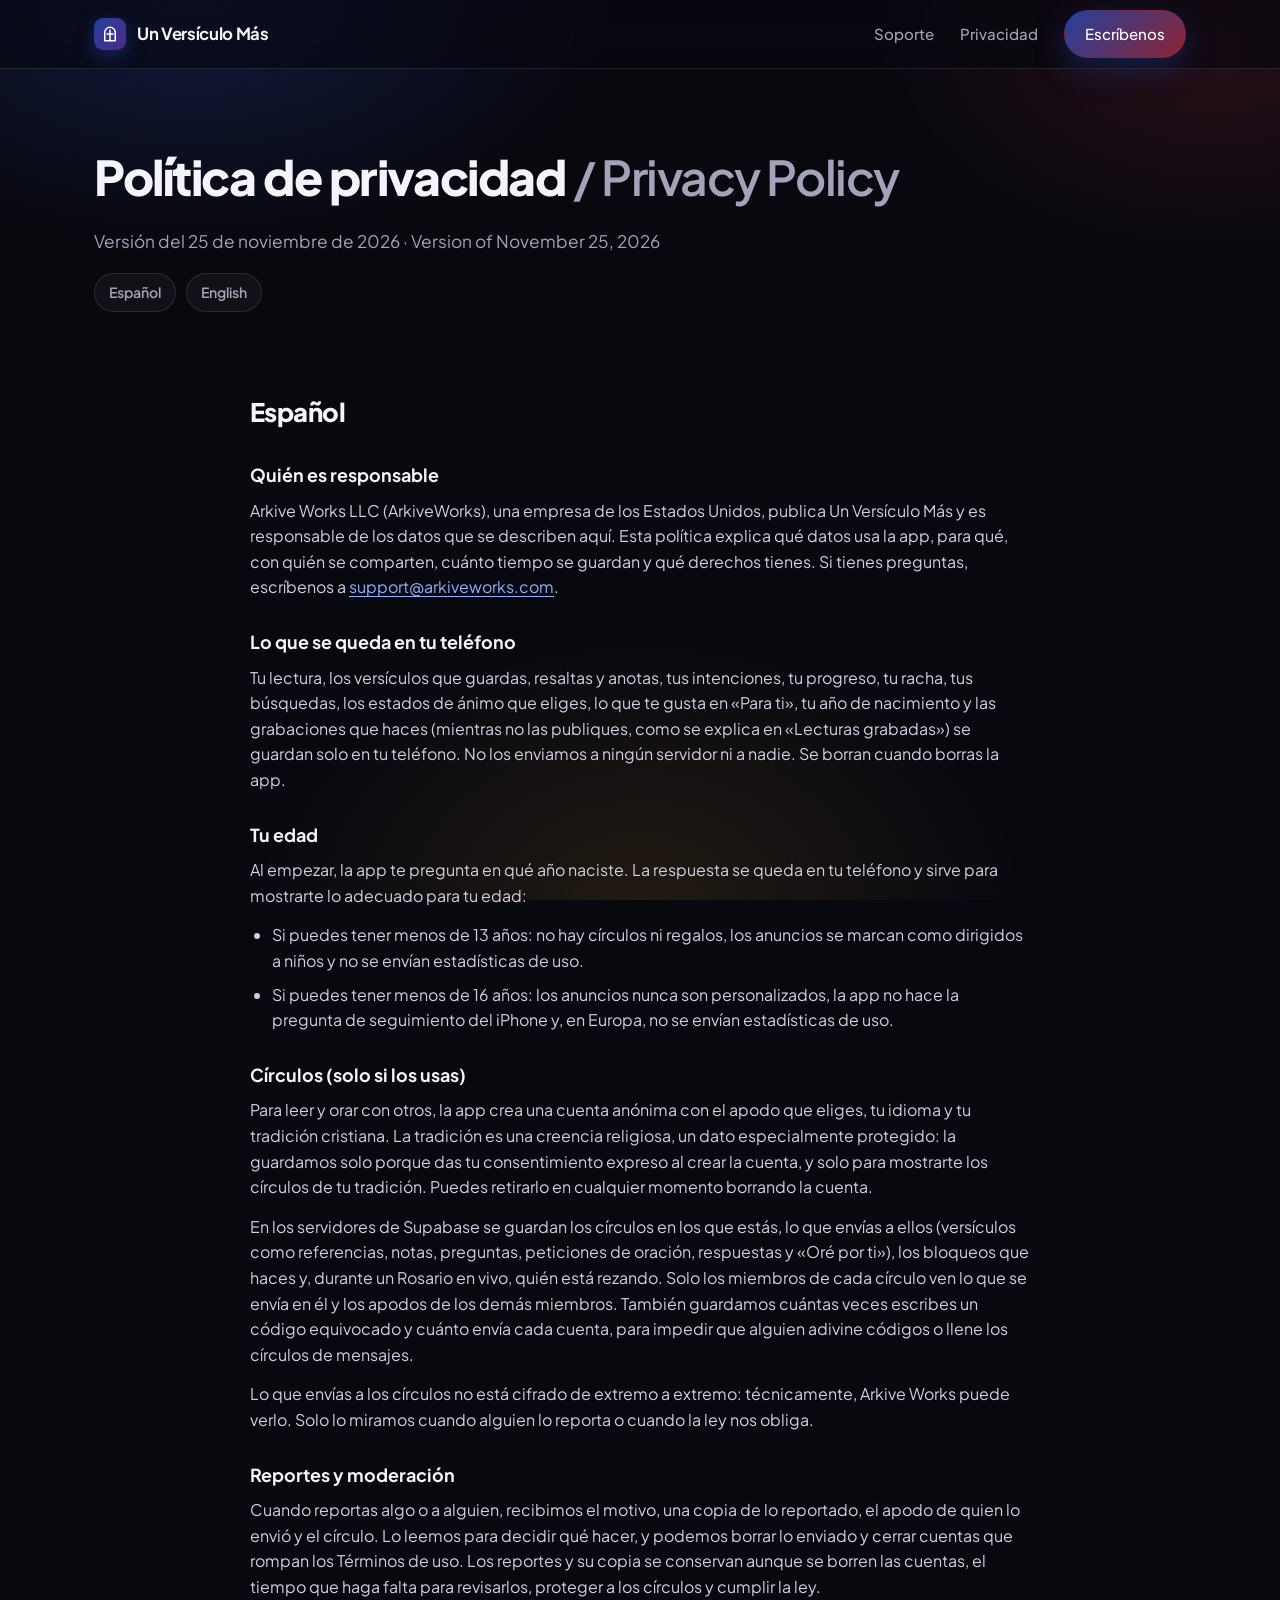
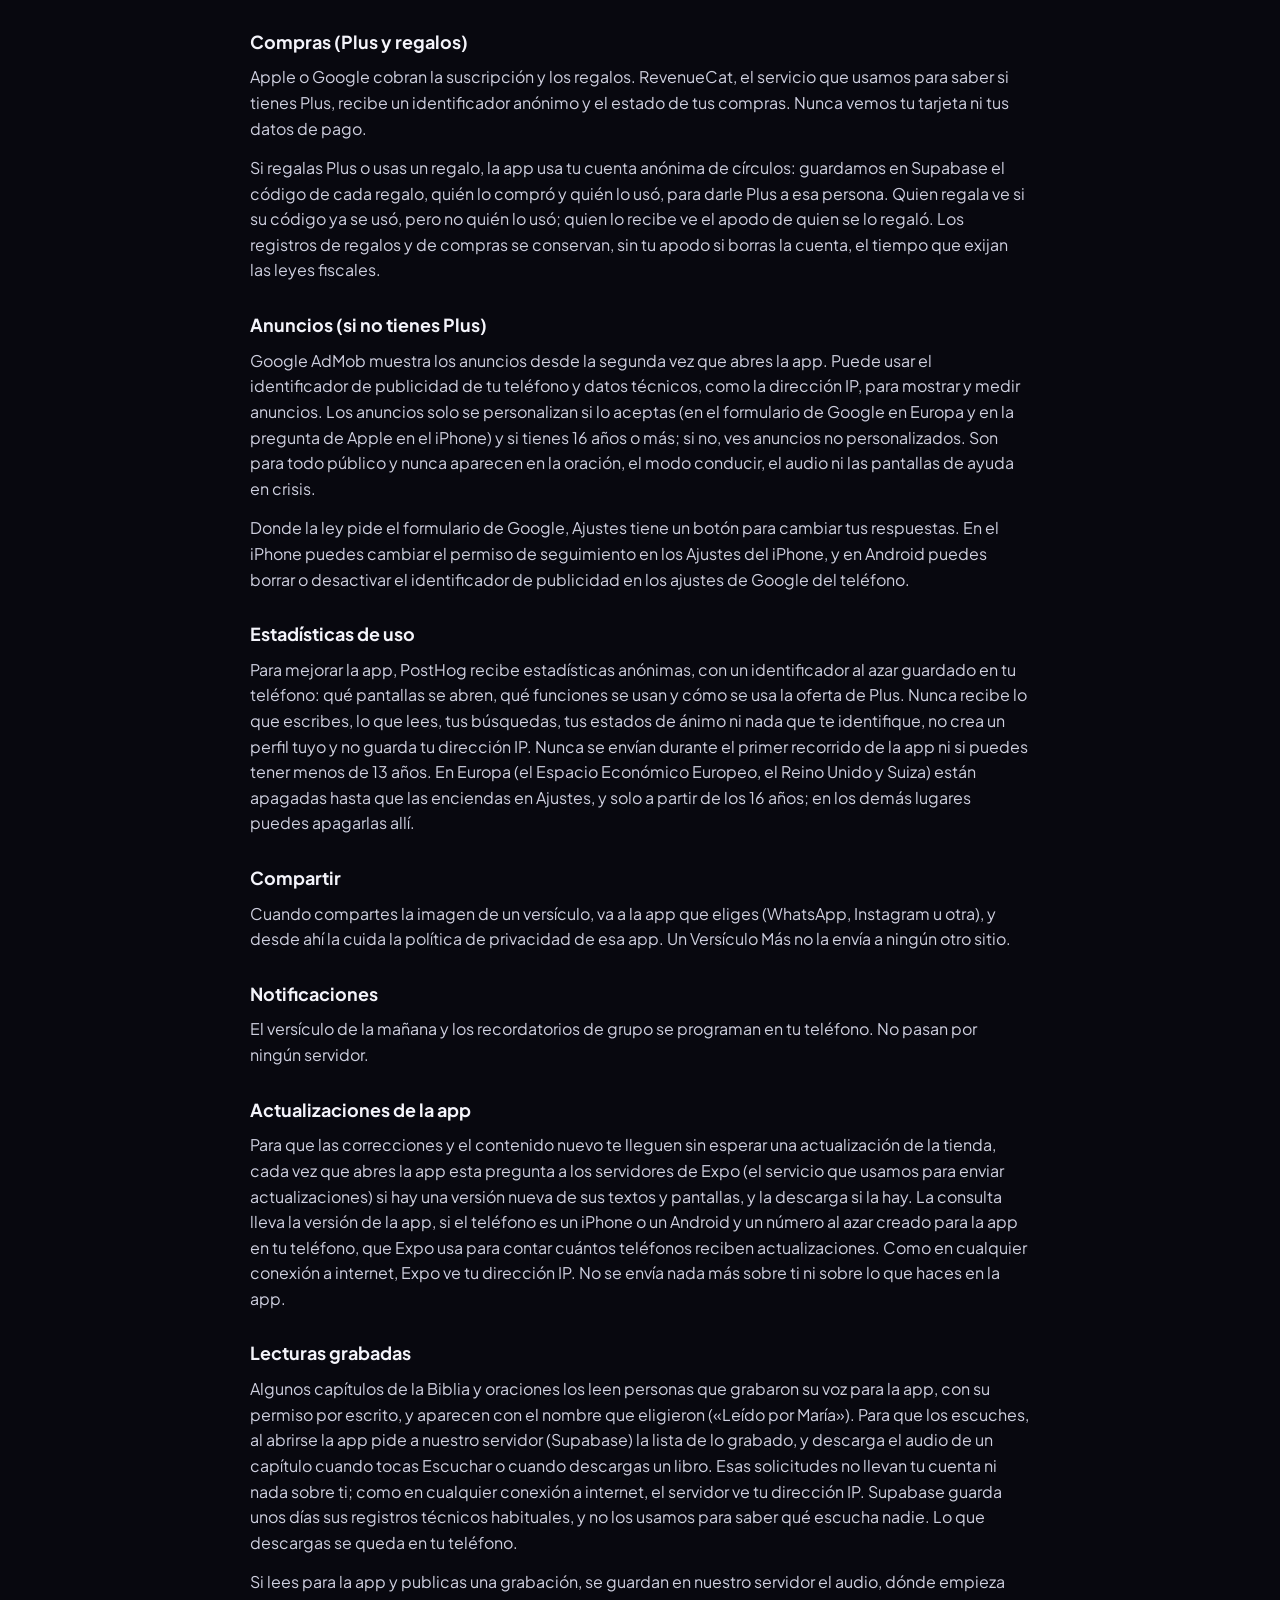
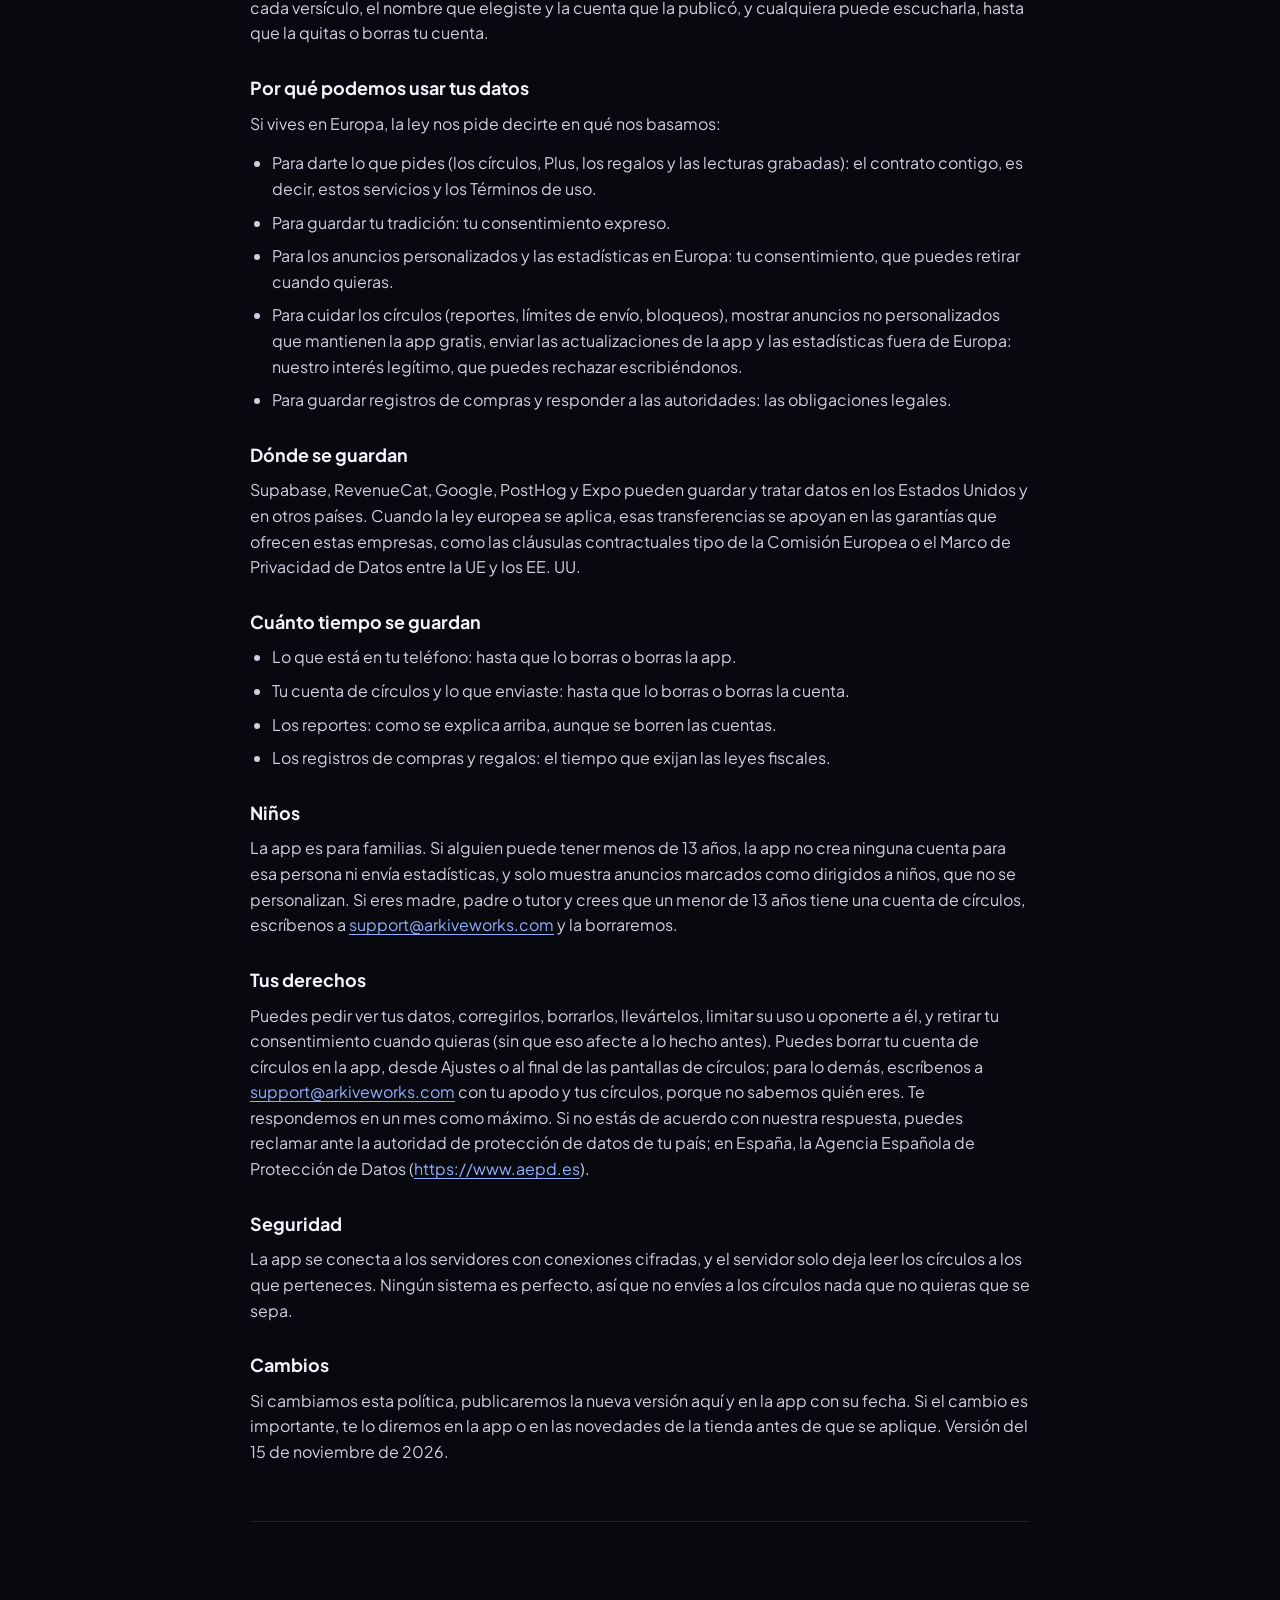
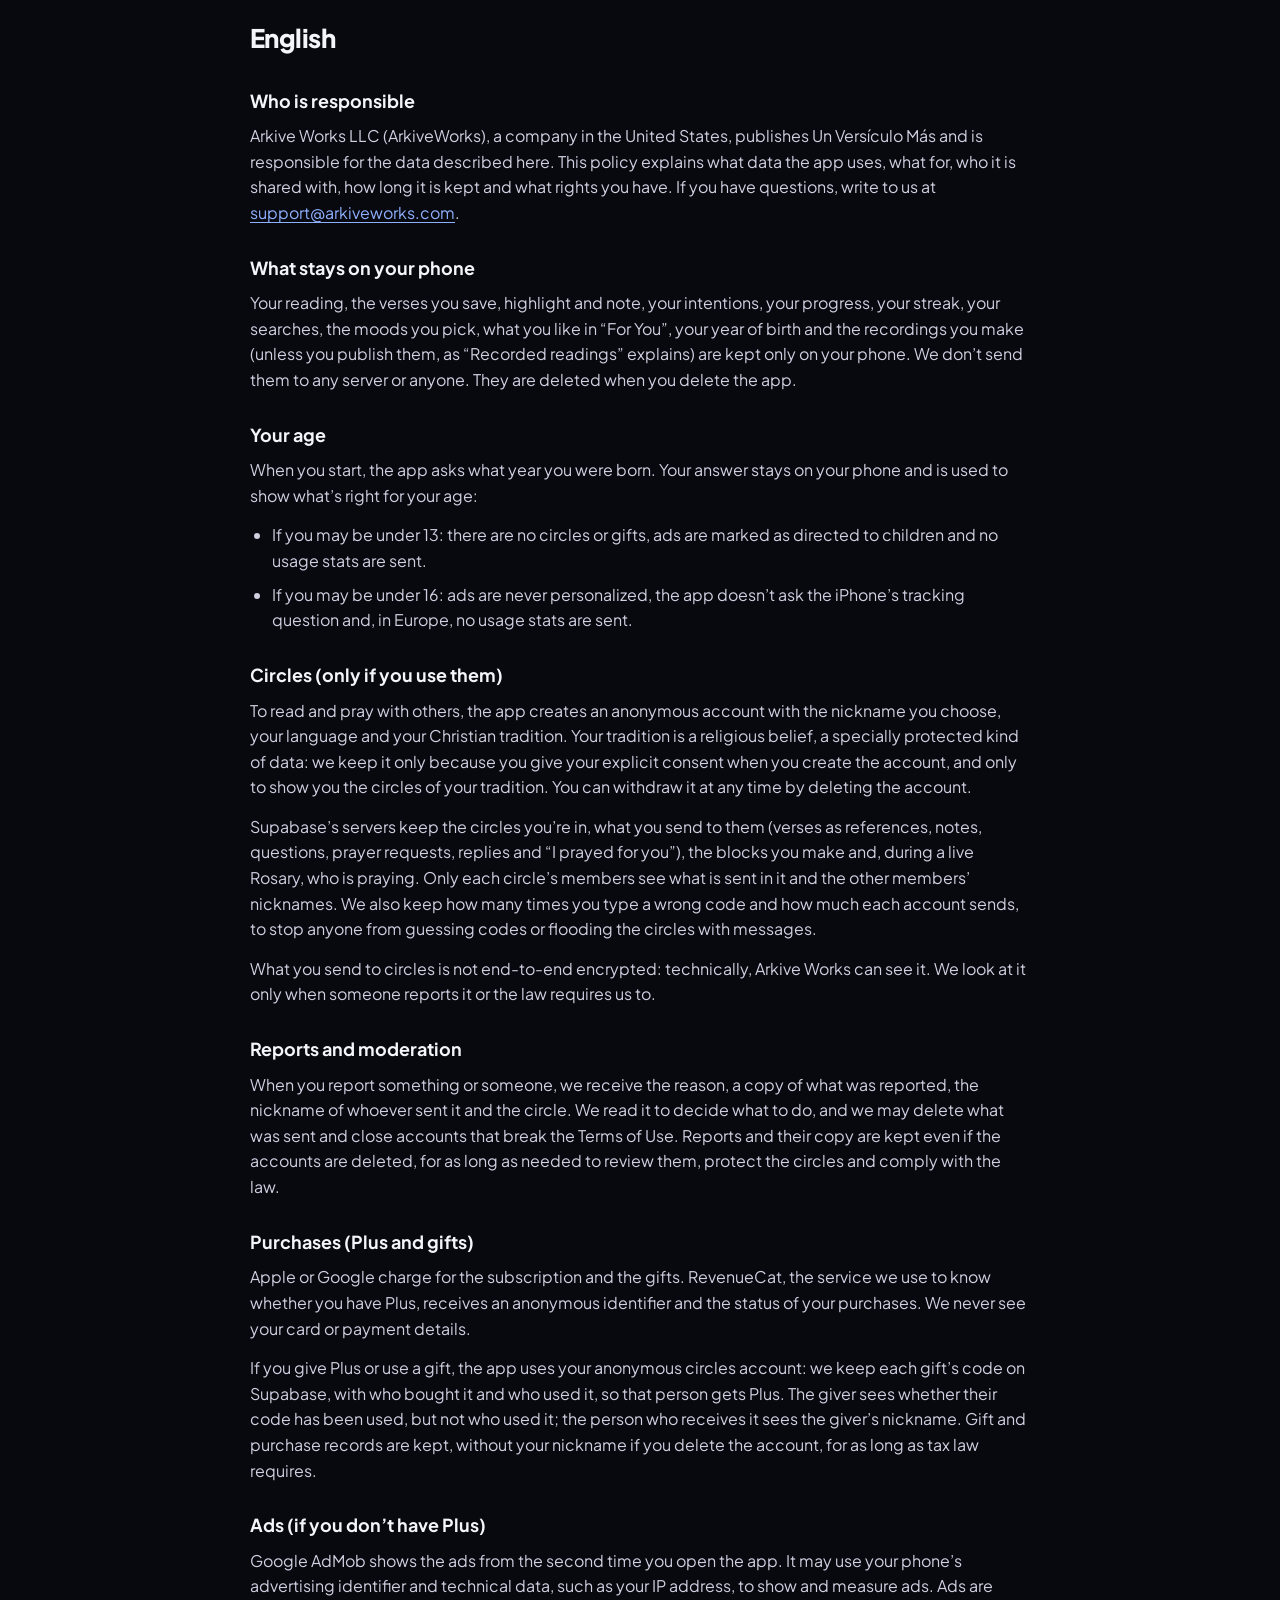
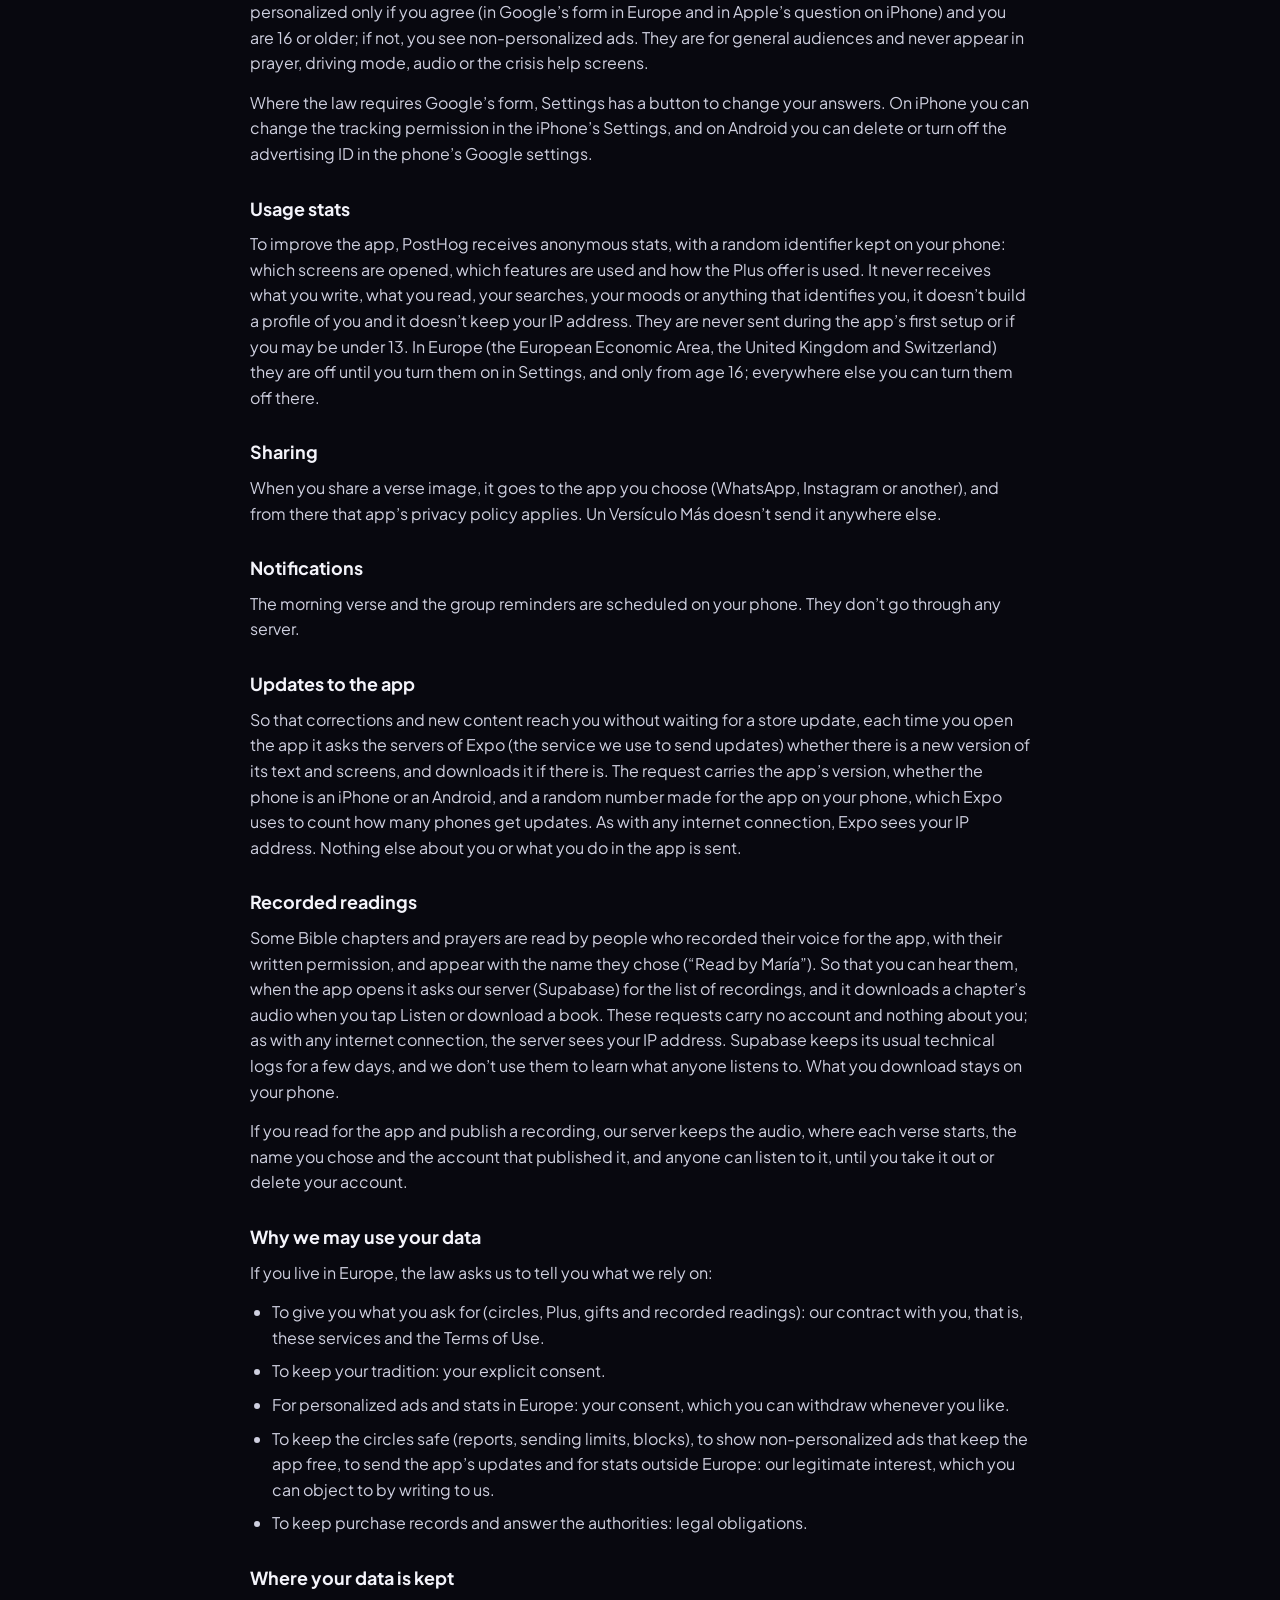
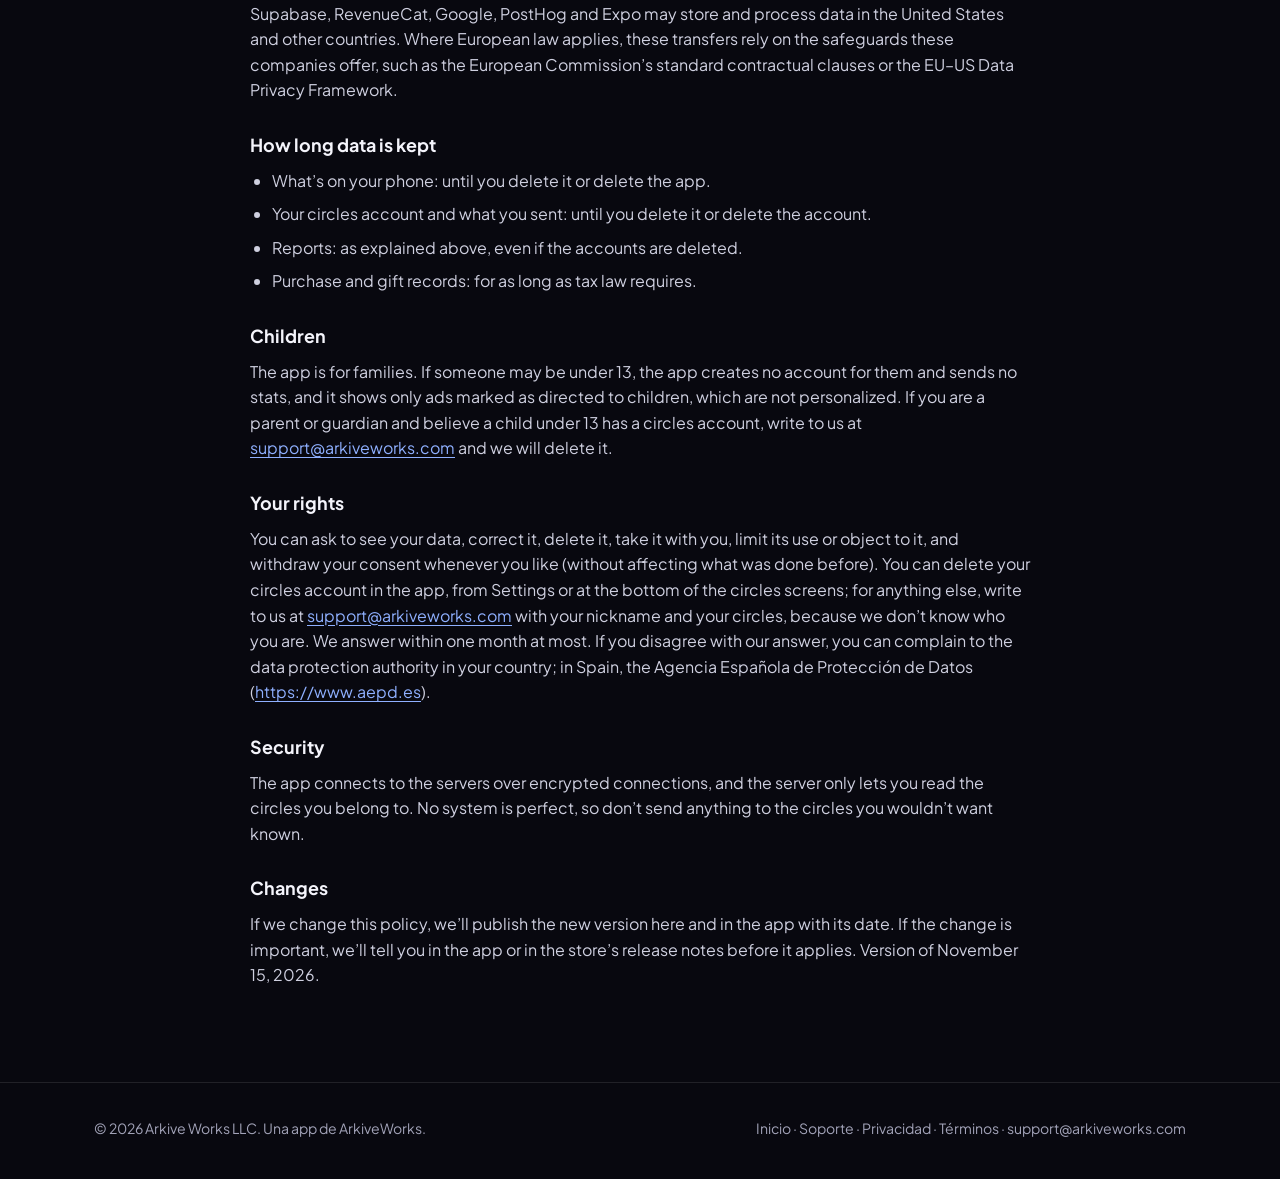
<file: biblia/privacy.html>
<!DOCTYPE html>
<!-- Made by `npm run legal` from content/privacy.json: change that file, not this one. -->
<html lang="es">
<head>
<meta charset="UTF-8">
<meta name="viewport" content="width=device-width, initial-scale=1.0">
<title>Política de privacidad — Un Versículo Más</title>
<meta name="description" content="Política de privacidad de Un Versículo Más / Privacy Policy for Un Versículo Más.">
<link rel="stylesheet" href="style.css">
</head>
<body>
<nav class="nav">
  <div class="container nav-inner">
    <a class="brand" href="index.html"><span class="logo"><svg viewBox="0 0 24 24" fill="none" stroke="#fff" stroke-width="2" stroke-linecap="round" stroke-linejoin="round" aria-hidden="true"><path d="M5 21V10a7 7 0 0 1 14 0v11z"/><path d="M12 7v14M8 12h8"/></svg></span> Un Versículo Más</a>
    <div class="nav-links">
      <a href="support.html">Soporte</a>
      <a href="privacy.html">Privacidad</a>
      <a class="btn btn-primary" href="mailto:support@arkiveworks.com">Escríbenos</a>
    </div>
  </div>
</nav>

<header class="page-hero">
  <div class="container">
    <h1>Política de privacidad <span style="color:var(--muted);font-weight:600" lang="en">/ Privacy Policy</span></h1>
    <p>Versión del 25 de noviembre de 2026 · <span lang="en">Version of November 25, 2026</span></p>
    <div class="lang-switch"><a href="#es">Español</a><a href="#en">English</a></div>
  </div>
</header>

<main class="container">
  <article class="prose" lang="es">
    <h2 id="es">Español</h2>

    <h3>Quién es responsable</h3>
    <p>Arkive Works LLC (ArkiveWorks), una empresa de los Estados Unidos, publica Un Versículo Más y es responsable de los datos que se describen aquí. Esta política explica qué datos usa la app, para qué, con quién se comparten, cuánto tiempo se guardan y qué derechos tienes. Si tienes preguntas, escríbenos a <a href="mailto:support@arkiveworks.com">support@arkiveworks.com</a>.</p>

    <h3>Lo que se queda en tu teléfono</h3>
    <p>Tu lectura, los versículos que guardas, resaltas y anotas, tus intenciones, tu progreso, tu racha, tus búsquedas, los estados de ánimo que eliges, lo que te gusta en «Para ti», tu año de nacimiento y las grabaciones que haces (mientras no las publiques, como se explica en «Lecturas grabadas») se guardan solo en tu teléfono. No los enviamos a ningún servidor ni a nadie. Se borran cuando borras la app.</p>

    <h3>Tu edad</h3>
    <p>Al empezar, la app te pregunta en qué año naciste. La respuesta se queda en tu teléfono y sirve para mostrarte lo adecuado para tu edad:</p>
    <ul>
      <li>Si puedes tener menos de 13 años: no hay círculos ni regalos, los anuncios se marcan como dirigidos a niños y no se envían estadísticas de uso.</li>
      <li>Si puedes tener menos de 16 años: los anuncios nunca son personalizados, la app no hace la pregunta de seguimiento del iPhone y, en Europa, no se envían estadísticas de uso.</li>
    </ul>

    <h3>Círculos (solo si los usas)</h3>
    <p>Para leer y orar con otros, la app crea una cuenta anónima con el apodo que eliges, tu idioma y tu tradición cristiana. La tradición es una creencia religiosa, un dato especialmente protegido: la guardamos solo porque das tu consentimiento expreso al crear la cuenta, y solo para mostrarte los círculos de tu tradición. Puedes retirarlo en cualquier momento borrando la cuenta.</p>
    <p>En los servidores de Supabase se guardan los círculos en los que estás, lo que envías a ellos (versículos como referencias, notas, preguntas, peticiones de oración, respuestas y «Oré por ti»), los bloqueos que haces y, durante un Rosario en vivo, quién está rezando. Solo los miembros de cada círculo ven lo que se envía en él y los apodos de los demás miembros. También guardamos cuántas veces escribes un código equivocado y cuánto envía cada cuenta, para impedir que alguien adivine códigos o llene los círculos de mensajes.</p>
    <p>Lo que envías a los círculos no está cifrado de extremo a extremo: técnicamente, Arkive Works puede verlo. Solo lo miramos cuando alguien lo reporta o cuando la ley nos obliga.</p>

    <h3>Reportes y moderación</h3>
    <p>Cuando reportas algo o a alguien, recibimos el motivo, una copia de lo reportado, el apodo de quien lo envió y el círculo. Lo leemos para decidir qué hacer, y podemos borrar lo enviado y cerrar cuentas que rompan los Términos de uso. Los reportes y su copia se conservan aunque se borren las cuentas, el tiempo que haga falta para revisarlos, proteger a los círculos y cumplir la ley.</p>

    <h3>Compras (Plus y regalos)</h3>
    <p>Apple o Google cobran la suscripción y los regalos. RevenueCat, el servicio que usamos para saber si tienes Plus, recibe un identificador anónimo y el estado de tus compras. Nunca vemos tu tarjeta ni tus datos de pago.</p>
    <p>Si regalas Plus o usas un regalo, la app usa tu cuenta anónima de círculos: guardamos en Supabase el código de cada regalo, quién lo compró y quién lo usó, para darle Plus a esa persona. Quien regala ve si su código ya se usó, pero no quién lo usó; quien lo recibe ve el apodo de quien se lo regaló. Los registros de regalos y de compras se conservan, sin tu apodo si borras la cuenta, el tiempo que exijan las leyes fiscales.</p>

    <h3>Anuncios (si no tienes Plus)</h3>
    <p>Google AdMob muestra los anuncios desde la segunda vez que abres la app. Puede usar el identificador de publicidad de tu teléfono y datos técnicos, como la dirección IP, para mostrar y medir anuncios. Los anuncios solo se personalizan si lo aceptas (en el formulario de Google en Europa y en la pregunta de Apple en el iPhone) y si tienes 16 años o más; si no, ves anuncios no personalizados. Son para todo público y nunca aparecen en la oración, el modo conducir, el audio ni las pantallas de ayuda en crisis.</p>
    <p>Donde la ley pide el formulario de Google, Ajustes tiene un botón para cambiar tus respuestas. En el iPhone puedes cambiar el permiso de seguimiento en los Ajustes del iPhone, y en Android puedes borrar o desactivar el identificador de publicidad en los ajustes de Google del teléfono.</p>

    <h3>Estadísticas de uso</h3>
    <p>Para mejorar la app, PostHog recibe estadísticas anónimas, con un identificador al azar guardado en tu teléfono: qué pantallas se abren, qué funciones se usan y cómo se usa la oferta de Plus. Nunca recibe lo que escribes, lo que lees, tus búsquedas, tus estados de ánimo ni nada que te identifique, no crea un perfil tuyo y no guarda tu dirección IP. Nunca se envían durante el primer recorrido de la app ni si puedes tener menos de 13 años. En Europa (el Espacio Económico Europeo, el Reino Unido y Suiza) están apagadas hasta que las enciendas en Ajustes, y solo a partir de los 16 años; en los demás lugares puedes apagarlas allí.</p>

    <h3>Compartir</h3>
    <p>Cuando compartes la imagen de un versículo, va a la app que eliges (WhatsApp, Instagram u otra), y desde ahí la cuida la política de privacidad de esa app. Un Versículo Más no la envía a ningún otro sitio.</p>

    <h3>Notificaciones</h3>
    <p>El versículo de la mañana y los recordatorios de grupo se programan en tu teléfono. No pasan por ningún servidor.</p>

    <h3>Actualizaciones de la app</h3>
    <p>Para que las correcciones y el contenido nuevo te lleguen sin esperar una actualización de la tienda, cada vez que abres la app esta pregunta a los servidores de Expo (el servicio que usamos para enviar actualizaciones) si hay una versión nueva de sus textos y pantallas, y la descarga si la hay. La consulta lleva la versión de la app, si el teléfono es un iPhone o un Android y un número al azar creado para la app en tu teléfono, que Expo usa para contar cuántos teléfonos reciben actualizaciones. Como en cualquier conexión a internet, Expo ve tu dirección IP. No se envía nada más sobre ti ni sobre lo que haces en la app.</p>

    <h3>Lecturas grabadas</h3>
    <p>Algunos capítulos de la Biblia y oraciones los leen personas que grabaron su voz para la app, con su permiso por escrito, y aparecen con el nombre que eligieron («Leído por María»). Para que los escuches, al abrirse la app pide a nuestro servidor (Supabase) la lista de lo grabado, y descarga el audio de un capítulo cuando tocas Escuchar o cuando descargas un libro. Esas solicitudes no llevan tu cuenta ni nada sobre ti; como en cualquier conexión a internet, el servidor ve tu dirección IP. Supabase guarda unos días sus registros técnicos habituales, y no los usamos para saber qué escucha nadie. Lo que descargas se queda en tu teléfono.</p>
    <p>Si lees para la app y publicas una grabación, se guardan en nuestro servidor el audio, dónde empieza cada versículo, el nombre que elegiste y la cuenta que la publicó, y cualquiera puede escucharla, hasta que la quitas o borras tu cuenta.</p>

    <h3>Por qué podemos usar tus datos</h3>
    <p>Si vives en Europa, la ley nos pide decirte en qué nos basamos:</p>
    <ul>
      <li>Para darte lo que pides (los círculos, Plus, los regalos y las lecturas grabadas): el contrato contigo, es decir, estos servicios y los Términos de uso.</li>
      <li>Para guardar tu tradición: tu consentimiento expreso.</li>
      <li>Para los anuncios personalizados y las estadísticas en Europa: tu consentimiento, que puedes retirar cuando quieras.</li>
      <li>Para cuidar los círculos (reportes, límites de envío, bloqueos), mostrar anuncios no personalizados que mantienen la app gratis, enviar las actualizaciones de la app y las estadísticas fuera de Europa: nuestro interés legítimo, que puedes rechazar escribiéndonos.</li>
      <li>Para guardar registros de compras y responder a las autoridades: las obligaciones legales.</li>
    </ul>

    <h3>Dónde se guardan</h3>
    <p>Supabase, RevenueCat, Google, PostHog y Expo pueden guardar y tratar datos en los Estados Unidos y en otros países. Cuando la ley europea se aplica, esas transferencias se apoyan en las garantías que ofrecen estas empresas, como las cláusulas contractuales tipo de la Comisión Europea o el Marco de Privacidad de Datos entre la UE y los EE. UU.</p>

    <h3>Cuánto tiempo se guardan</h3>
    <ul>
      <li>Lo que está en tu teléfono: hasta que lo borras o borras la app.</li>
      <li>Tu cuenta de círculos y lo que enviaste: hasta que lo borras o borras la cuenta.</li>
      <li>Los reportes: como se explica arriba, aunque se borren las cuentas.</li>
      <li>Los registros de compras y regalos: el tiempo que exijan las leyes fiscales.</li>
    </ul>

    <h3>Niños</h3>
    <p>La app es para familias. Si alguien puede tener menos de 13 años, la app no crea ninguna cuenta para esa persona ni envía estadísticas, y solo muestra anuncios marcados como dirigidos a niños, que no se personalizan. Si eres madre, padre o tutor y crees que un menor de 13 años tiene una cuenta de círculos, escríbenos a <a href="mailto:support@arkiveworks.com">support@arkiveworks.com</a> y la borraremos.</p>

    <h3>Tus derechos</h3>
    <p>Puedes pedir ver tus datos, corregirlos, borrarlos, llevártelos, limitar su uso u oponerte a él, y retirar tu consentimiento cuando quieras (sin que eso afecte a lo hecho antes). Puedes borrar tu cuenta de círculos en la app, desde Ajustes o al final de las pantallas de círculos; para lo demás, escríbenos a <a href="mailto:support@arkiveworks.com">support@arkiveworks.com</a> con tu apodo y tus círculos, porque no sabemos quién eres. Te respondemos en un mes como máximo. Si no estás de acuerdo con nuestra respuesta, puedes reclamar ante la autoridad de protección de datos de tu país; en España, la Agencia Española de Protección de Datos (<a href="https://www.aepd.es">https://www.aepd.es</a>).</p>

    <h3>Seguridad</h3>
    <p>La app se conecta a los servidores con conexiones cifradas, y el servidor solo deja leer los círculos a los que perteneces. Ningún sistema es perfecto, así que no envíes a los círculos nada que no quieras que se sepa.</p>

    <h3>Cambios</h3>
    <p>Si cambiamos esta política, publicaremos la nueva versión aquí y en la app con su fecha. Si el cambio es importante, te lo diremos en la app o en las novedades de la tienda antes de que se aplique. Versión del 15 de noviembre de 2026.</p>

    <hr class="split">
  </article>

  <article class="prose" lang="en">
    <h2 id="en">English</h2>

    <h3>Who is responsible</h3>
    <p>Arkive Works LLC (ArkiveWorks), a company in the United States, publishes Un Versículo Más and is responsible for the data described here. This policy explains what data the app uses, what for, who it is shared with, how long it is kept and what rights you have. If you have questions, write to us at <a href="mailto:support@arkiveworks.com">support@arkiveworks.com</a>.</p>

    <h3>What stays on your phone</h3>
    <p>Your reading, the verses you save, highlight and note, your intentions, your progress, your streak, your searches, the moods you pick, what you like in “For You”, your year of birth and the recordings you make (unless you publish them, as “Recorded readings” explains) are kept only on your phone. We don’t send them to any server or anyone. They are deleted when you delete the app.</p>

    <h3>Your age</h3>
    <p>When you start, the app asks what year you were born. Your answer stays on your phone and is used to show what’s right for your age:</p>
    <ul>
      <li>If you may be under 13: there are no circles or gifts, ads are marked as directed to children and no usage stats are sent.</li>
      <li>If you may be under 16: ads are never personalized, the app doesn’t ask the iPhone’s tracking question and, in Europe, no usage stats are sent.</li>
    </ul>

    <h3>Circles (only if you use them)</h3>
    <p>To read and pray with others, the app creates an anonymous account with the nickname you choose, your language and your Christian tradition. Your tradition is a religious belief, a specially protected kind of data: we keep it only because you give your explicit consent when you create the account, and only to show you the circles of your tradition. You can withdraw it at any time by deleting the account.</p>
    <p>Supabase’s servers keep the circles you’re in, what you send to them (verses as references, notes, questions, prayer requests, replies and “I prayed for you”), the blocks you make and, during a live Rosary, who is praying. Only each circle’s members see what is sent in it and the other members’ nicknames. We also keep how many times you type a wrong code and how much each account sends, to stop anyone from guessing codes or flooding the circles with messages.</p>
    <p>What you send to circles is not end-to-end encrypted: technically, Arkive Works can see it. We look at it only when someone reports it or the law requires us to.</p>

    <h3>Reports and moderation</h3>
    <p>When you report something or someone, we receive the reason, a copy of what was reported, the nickname of whoever sent it and the circle. We read it to decide what to do, and we may delete what was sent and close accounts that break the Terms of Use. Reports and their copy are kept even if the accounts are deleted, for as long as needed to review them, protect the circles and comply with the law.</p>

    <h3>Purchases (Plus and gifts)</h3>
    <p>Apple or Google charge for the subscription and the gifts. RevenueCat, the service we use to know whether you have Plus, receives an anonymous identifier and the status of your purchases. We never see your card or payment details.</p>
    <p>If you give Plus or use a gift, the app uses your anonymous circles account: we keep each gift’s code on Supabase, with who bought it and who used it, so that person gets Plus. The giver sees whether their code has been used, but not who used it; the person who receives it sees the giver’s nickname. Gift and purchase records are kept, without your nickname if you delete the account, for as long as tax law requires.</p>

    <h3>Ads (if you don’t have Plus)</h3>
    <p>Google AdMob shows the ads from the second time you open the app. It may use your phone’s advertising identifier and technical data, such as your IP address, to show and measure ads. Ads are personalized only if you agree (in Google’s form in Europe and in Apple’s question on iPhone) and you are 16 or older; if not, you see non-personalized ads. They are for general audiences and never appear in prayer, driving mode, audio or the crisis help screens.</p>
    <p>Where the law requires Google’s form, Settings has a button to change your answers. On iPhone you can change the tracking permission in the iPhone’s Settings, and on Android you can delete or turn off the advertising ID in the phone’s Google settings.</p>

    <h3>Usage stats</h3>
    <p>To improve the app, PostHog receives anonymous stats, with a random identifier kept on your phone: which screens are opened, which features are used and how the Plus offer is used. It never receives what you write, what you read, your searches, your moods or anything that identifies you, it doesn’t build a profile of you and it doesn’t keep your IP address. They are never sent during the app’s first setup or if you may be under 13. In Europe (the European Economic Area, the United Kingdom and Switzerland) they are off until you turn them on in Settings, and only from age 16; everywhere else you can turn them off there.</p>

    <h3>Sharing</h3>
    <p>When you share a verse image, it goes to the app you choose (WhatsApp, Instagram or another), and from there that app’s privacy policy applies. Un Versículo Más doesn’t send it anywhere else.</p>

    <h3>Notifications</h3>
    <p>The morning verse and the group reminders are scheduled on your phone. They don’t go through any server.</p>

    <h3>Updates to the app</h3>
    <p>So that corrections and new content reach you without waiting for a store update, each time you open the app it asks the servers of Expo (the service we use to send updates) whether there is a new version of its text and screens, and downloads it if there is. The request carries the app’s version, whether the phone is an iPhone or an Android, and a random number made for the app on your phone, which Expo uses to count how many phones get updates. As with any internet connection, Expo sees your IP address. Nothing else about you or what you do in the app is sent.</p>

    <h3>Recorded readings</h3>
    <p>Some Bible chapters and prayers are read by people who recorded their voice for the app, with their written permission, and appear with the name they chose (“Read by María”). So that you can hear them, when the app opens it asks our server (Supabase) for the list of recordings, and it downloads a chapter’s audio when you tap Listen or download a book. These requests carry no account and nothing about you; as with any internet connection, the server sees your IP address. Supabase keeps its usual technical logs for a few days, and we don’t use them to learn what anyone listens to. What you download stays on your phone.</p>
    <p>If you read for the app and publish a recording, our server keeps the audio, where each verse starts, the name you chose and the account that published it, and anyone can listen to it, until you take it out or delete your account.</p>

    <h3>Why we may use your data</h3>
    <p>If you live in Europe, the law asks us to tell you what we rely on:</p>
    <ul>
      <li>To give you what you ask for (circles, Plus, gifts and recorded readings): our contract with you, that is, these services and the Terms of Use.</li>
      <li>To keep your tradition: your explicit consent.</li>
      <li>For personalized ads and stats in Europe: your consent, which you can withdraw whenever you like.</li>
      <li>To keep the circles safe (reports, sending limits, blocks), to show non-personalized ads that keep the app free, to send the app’s updates and for stats outside Europe: our legitimate interest, which you can object to by writing to us.</li>
      <li>To keep purchase records and answer the authorities: legal obligations.</li>
    </ul>

    <h3>Where your data is kept</h3>
    <p>Supabase, RevenueCat, Google, PostHog and Expo may store and process data in the United States and other countries. Where European law applies, these transfers rely on the safeguards these companies offer, such as the European Commission’s standard contractual clauses or the EU–US Data Privacy Framework.</p>

    <h3>How long data is kept</h3>
    <ul>
      <li>What’s on your phone: until you delete it or delete the app.</li>
      <li>Your circles account and what you sent: until you delete it or delete the account.</li>
      <li>Reports: as explained above, even if the accounts are deleted.</li>
      <li>Purchase and gift records: for as long as tax law requires.</li>
    </ul>

    <h3>Children</h3>
    <p>The app is for families. If someone may be under 13, the app creates no account for them and sends no stats, and it shows only ads marked as directed to children, which are not personalized. If you are a parent or guardian and believe a child under 13 has a circles account, write to us at <a href="mailto:support@arkiveworks.com">support@arkiveworks.com</a> and we will delete it.</p>

    <h3>Your rights</h3>
    <p>You can ask to see your data, correct it, delete it, take it with you, limit its use or object to it, and withdraw your consent whenever you like (without affecting what was done before). You can delete your circles account in the app, from Settings or at the bottom of the circles screens; for anything else, write to us at <a href="mailto:support@arkiveworks.com">support@arkiveworks.com</a> with your nickname and your circles, because we don’t know who you are. We answer within one month at most. If you disagree with our answer, you can complain to the data protection authority in your country; in Spain, the Agencia Española de Protección de Datos (<a href="https://www.aepd.es">https://www.aepd.es</a>).</p>

    <h3>Security</h3>
    <p>The app connects to the servers over encrypted connections, and the server only lets you read the circles you belong to. No system is perfect, so don’t send anything to the circles you wouldn’t want known.</p>

    <h3>Changes</h3>
    <p>If we change this policy, we’ll publish the new version here and in the app with its date. If the change is important, we’ll tell you in the app or in the store’s release notes before it applies. Version of November 15, 2026.</p>
  </article>
</main>

<footer>
  <div class="container footer-bottom">
    <span>© 2026 Arkive Works LLC. Una app de <a href="../index.html">ArkiveWorks</a>.</span>
    <span><a href="index.html">Inicio</a> · <a href="support.html">Soporte</a> · <a href="privacy.html">Privacidad</a> · <a href="terms.html">Términos</a> · <a href="mailto:support@arkiveworks.com">support@arkiveworks.com</a></span>
  </div>
</footer>
</body>
</html>
</file>
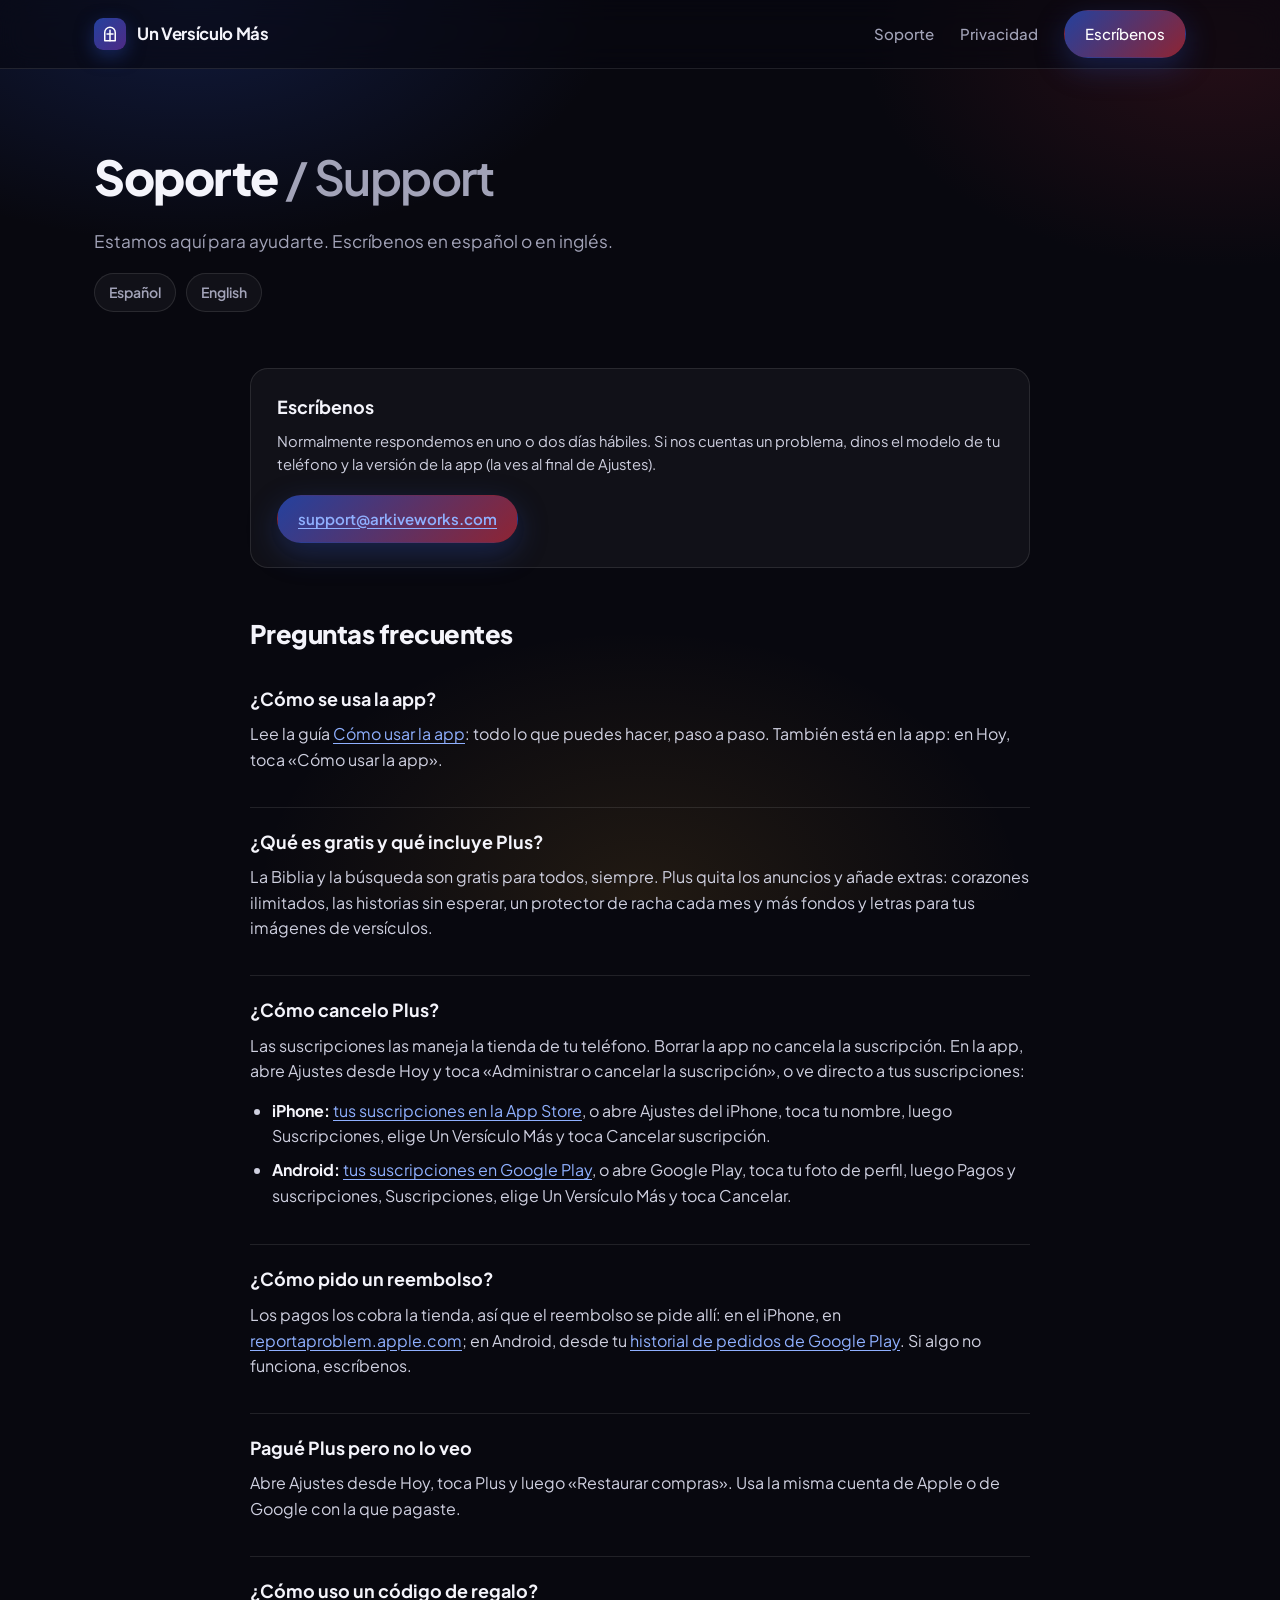
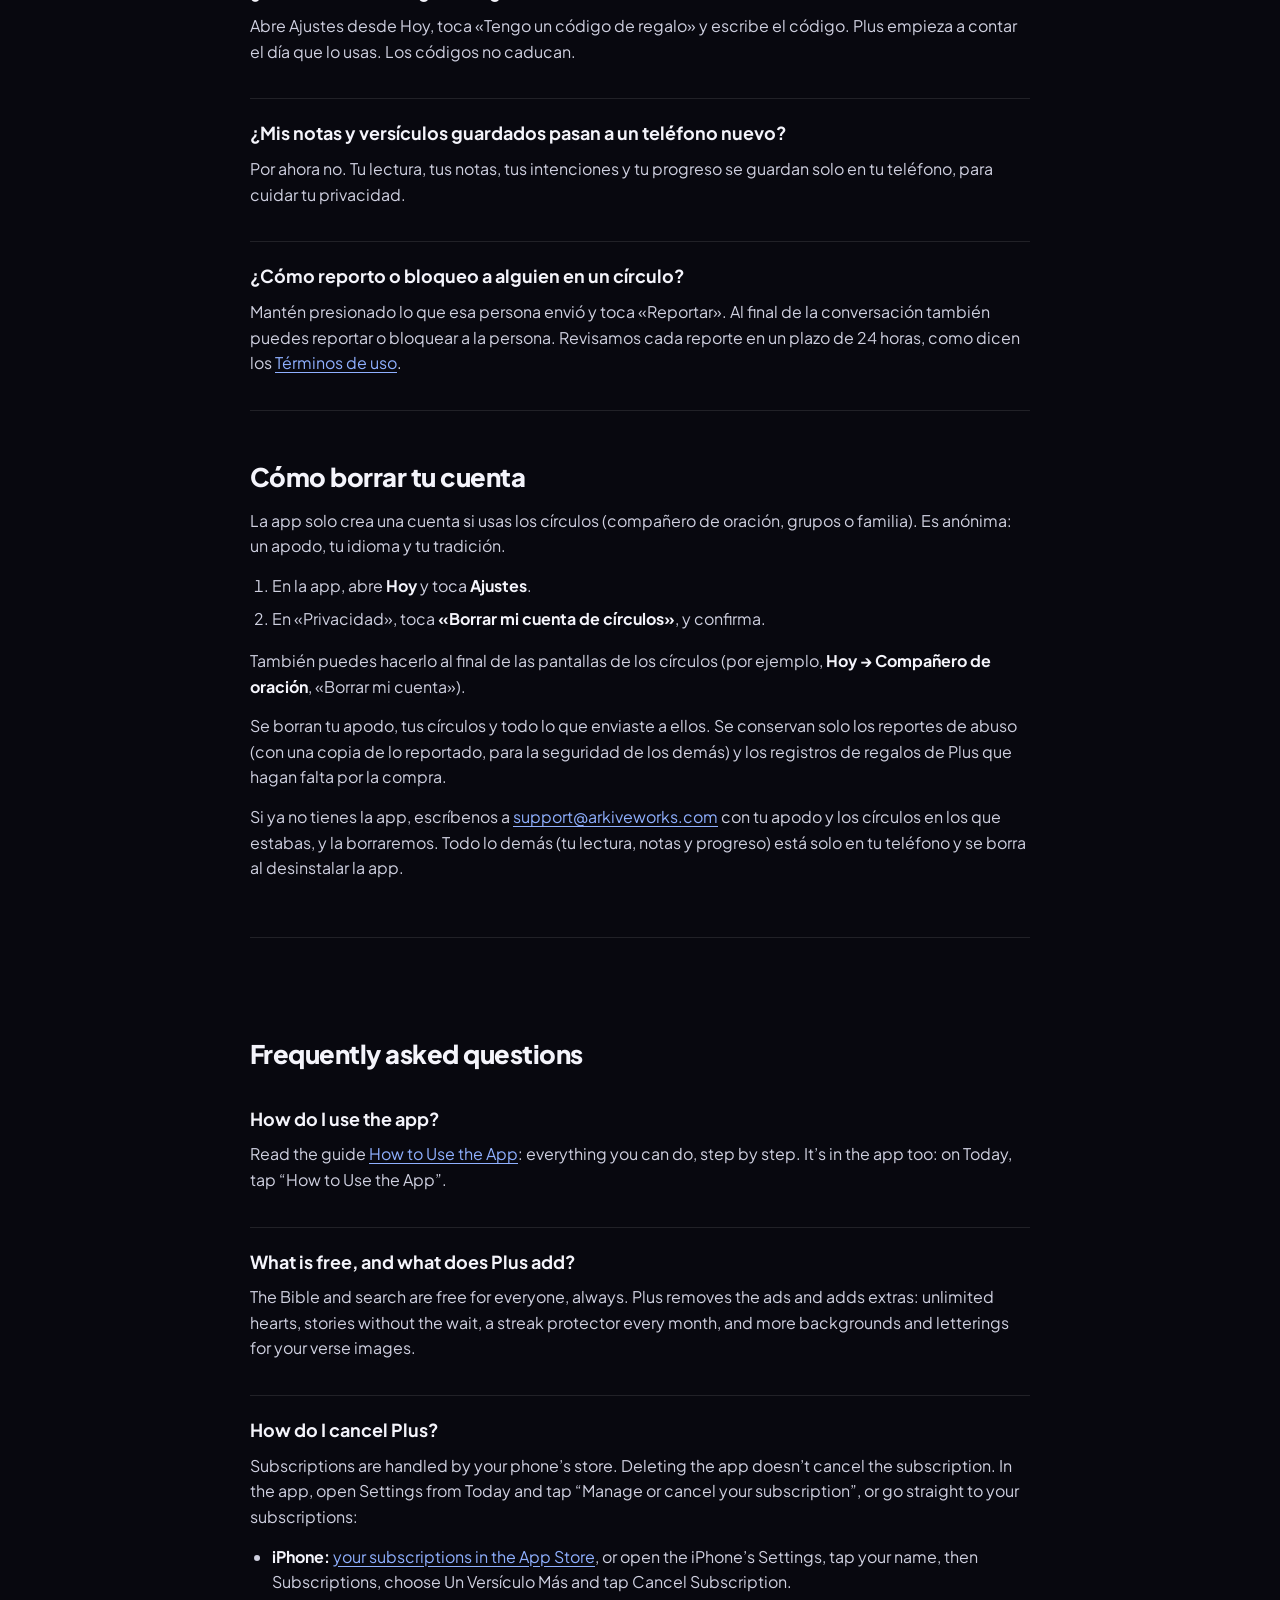
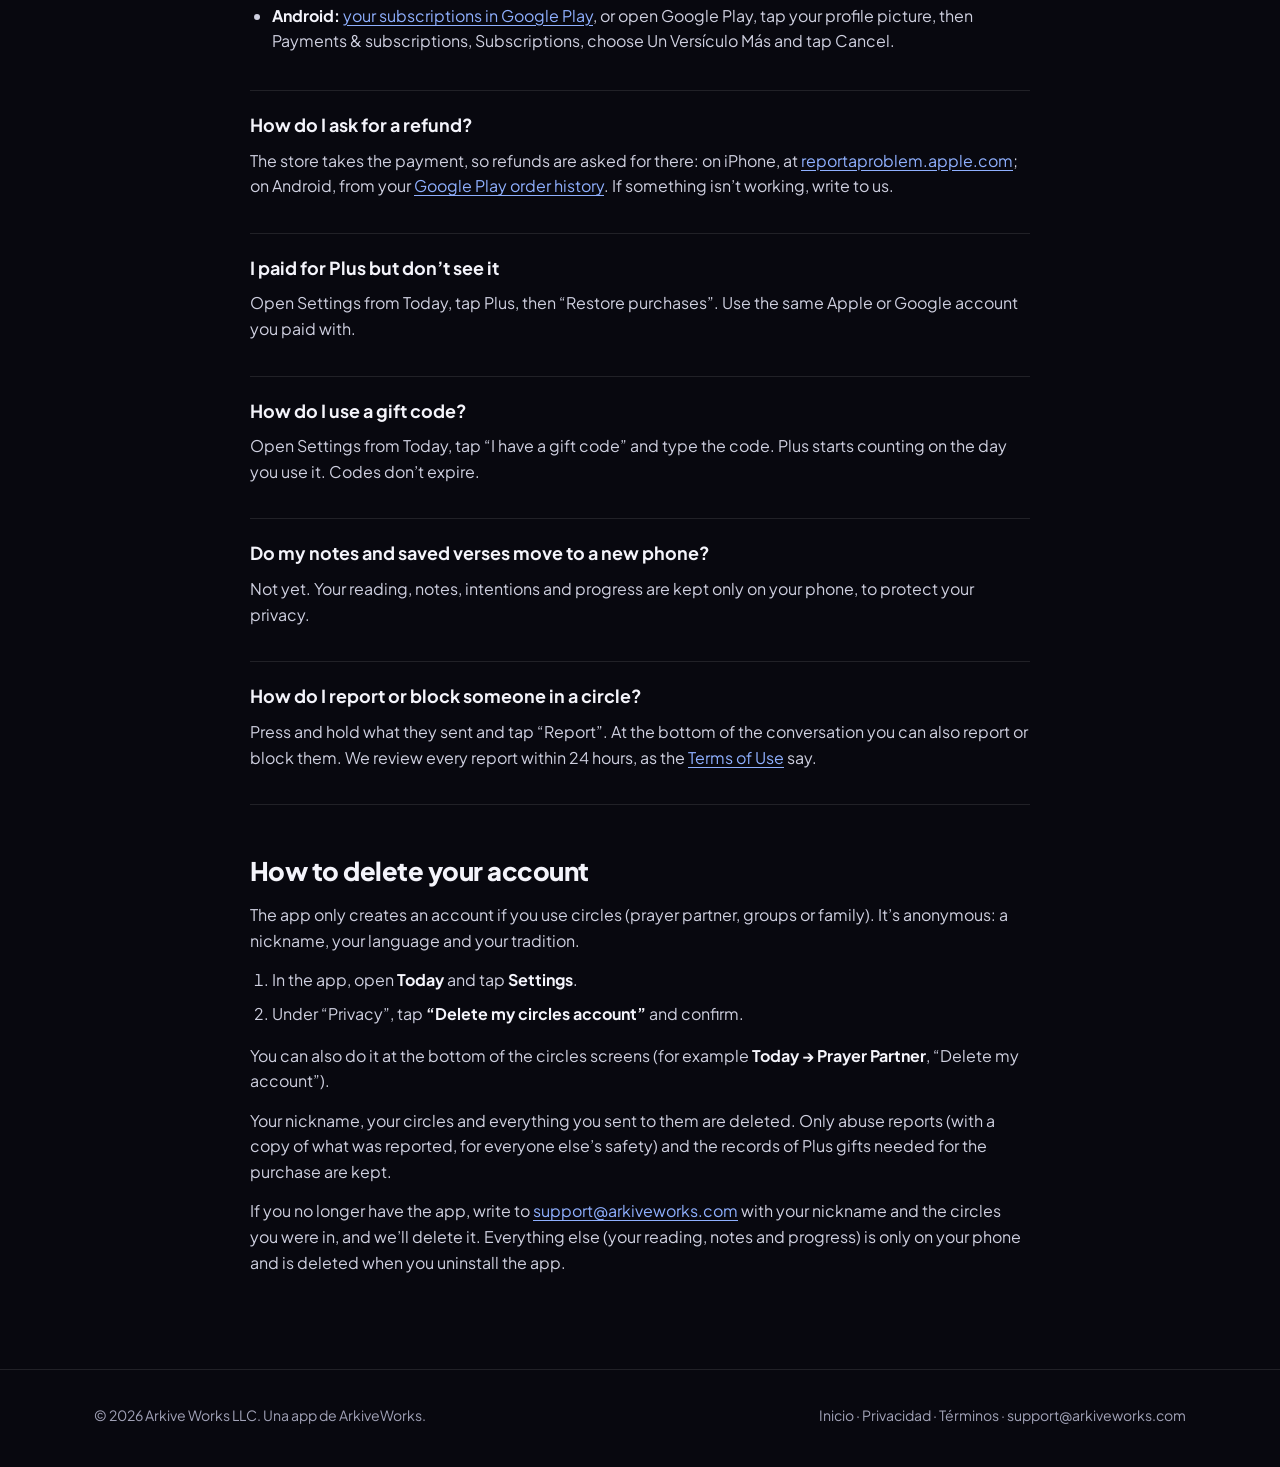
<file: biblia/support.html>
<!DOCTYPE html>
<html lang="es">
<head>
<meta charset="UTF-8">
<meta name="viewport" content="width=device-width, initial-scale=1.0">
<title>Soporte — Un Versículo Más</title>
<meta name="description" content="Ayuda con Un Versículo Más: Plus, regalos, círculos y cómo borrar tu cuenta. / Help with Un Versículo Más.">
<link rel="stylesheet" href="style.css">
</head>
<body>
<nav class="nav">
  <div class="container nav-inner">
    <a class="brand" href="index.html"><span class="logo"><svg viewBox="0 0 24 24" fill="none" stroke="#fff" stroke-width="2" stroke-linecap="round" stroke-linejoin="round" aria-hidden="true"><path d="M5 21V10a7 7 0 0 1 14 0v11z"/><path d="M12 7v14M8 12h8"/></svg></span> Un Versículo Más</a>
    <div class="nav-links">
      <a href="support.html">Soporte</a>
      <a href="privacy.html">Privacidad</a>
      <a class="btn btn-primary" href="mailto:support@arkiveworks.com">Escríbenos</a>
    </div>
  </div>
</nav>

<header class="page-hero">
  <div class="container">
    <h1>Soporte <span style="color:var(--muted);font-weight:600">/ Support</span></h1>
    <p>Estamos aquí para ayudarte. Escríbenos en español o en inglés.</p>
    <div class="lang-switch"><a href="#es">Español</a><a href="#en">English</a></div>
  </div>
</header>

<div class="container">
  <article class="prose" lang="es">
    <div class="info-card">
      <h3 style="margin-top:0">Escríbenos</h3>
      <p class="muted" style="margin-bottom:12px">Normalmente respondemos en uno o dos días hábiles. Si nos cuentas un problema, dinos el modelo de tu teléfono y la versión de la app (la ves al final de Ajustes).</p>
      <a class="btn btn-primary" href="mailto:support@arkiveworks.com">support@arkiveworks.com</a>
    </div>

    <h2 id="es">Preguntas frecuentes</h2>

    <div class="faq-item">
      <h3>¿Cómo se usa la app?</h3>
      <p>Lee la guía <a href="guia.html">Cómo usar la app</a>: todo lo que puedes hacer, paso a paso. También está en la app: en Hoy, toca «Cómo usar la app».</p>
    </div>
    <div class="faq-item">
      <h3>¿Qué es gratis y qué incluye Plus?</h3>
      <p>La Biblia y la búsqueda son gratis para todos, siempre. Plus quita los anuncios y añade extras: corazones ilimitados, las historias sin esperar, un protector de racha cada mes y más fondos y letras para tus imágenes de versículos.</p>
    </div>
    <div class="faq-item">
      <h3>¿Cómo cancelo Plus?</h3>
      <p>Las suscripciones las maneja la tienda de tu teléfono. Borrar la app no cancela la suscripción. En la app, abre Ajustes desde Hoy y toca «Administrar o cancelar la suscripción», o ve directo a tus suscripciones:</p>
      <ul>
        <li><strong>iPhone:</strong> <a href="https://apps.apple.com/account/subscriptions">tus suscripciones en la App Store</a>, o abre Ajustes del iPhone, toca tu nombre, luego Suscripciones, elige Un Versículo Más y toca Cancelar suscripción.</li>
        <li><strong>Android:</strong> <a href="https://play.google.com/store/account/subscriptions?package=com.arkiveworks.biblia">tus suscripciones en Google Play</a>, o abre Google Play, toca tu foto de perfil, luego Pagos y suscripciones, Suscripciones, elige Un Versículo Más y toca Cancelar.</li>
      </ul>
    </div>
    <div class="faq-item">
      <h3>¿Cómo pido un reembolso?</h3>
      <p>Los pagos los cobra la tienda, así que el reembolso se pide allí: en el iPhone, en <a href="https://reportaproblem.apple.com">reportaproblem.apple.com</a>; en Android, desde tu <a href="https://play.google.com/store/account/orderhistory">historial de pedidos de Google Play</a>. Si algo no funciona, escríbenos.</p>
    </div>
    <div class="faq-item">
      <h3>Pagué Plus pero no lo veo</h3>
      <p>Abre Ajustes desde Hoy, toca Plus y luego «Restaurar compras». Usa la misma cuenta de Apple o de Google con la que pagaste.</p>
    </div>
    <div class="faq-item">
      <h3>¿Cómo uso un código de regalo?</h3>
      <p>Abre Ajustes desde Hoy, toca «Tengo un código de regalo» y escribe el código. Plus empieza a contar el día que lo usas. Los códigos no caducan.</p>
    </div>
    <div class="faq-item">
      <h3>¿Mis notas y versículos guardados pasan a un teléfono nuevo?</h3>
      <p>Por ahora no. Tu lectura, tus notas, tus intenciones y tu progreso se guardan solo en tu teléfono, para cuidar tu privacidad.</p>
    </div>
    <div class="faq-item">
      <h3>¿Cómo reporto o bloqueo a alguien en un círculo?</h3>
      <p>Mantén presionado lo que esa persona envió y toca «Reportar». Al final de la conversación también puedes reportar o bloquear a la persona. Revisamos cada reporte en un plazo de 24 horas, como dicen los <a href="terms.html">Términos de uso</a>.</p>
    </div>

    <h2 id="borrar-cuenta">Cómo borrar tu cuenta</h2>
    <p>La app solo crea una cuenta si usas los círculos (compañero de oración, grupos o familia). Es anónima: un apodo, tu idioma y tu tradición.</p>
    <ol>
      <li>En la app, abre <strong>Hoy</strong> y toca <strong>Ajustes</strong>.</li>
      <li>En «Privacidad», toca <strong>«Borrar mi cuenta de círculos»</strong>, y confirma.</li>
    </ol>
    <p>También puedes hacerlo al final de las pantallas de los círculos (por ejemplo, <strong>Hoy → Compañero de oración</strong>, «Borrar mi cuenta»).</p>
    <p>Se borran tu apodo, tus círculos y todo lo que enviaste a ellos. Se conservan solo los reportes de abuso (con una copia de lo reportado, para la seguridad de los demás) y los registros de regalos de Plus que hagan falta por la compra.</p>
    <p>Si ya no tienes la app, escríbenos a <a href="mailto:support@arkiveworks.com">support@arkiveworks.com</a> con tu apodo y los círculos en los que estabas, y la borraremos. Todo lo demás (tu lectura, notas y progreso) está solo en tu teléfono y se borra al desinstalar la app.</p>

    <hr class="split">
  </article>

  <article class="prose" lang="en">
    <h2 id="en">Frequently asked questions</h2>

    <div class="faq-item">
      <h3>How do I use the app?</h3>
      <p>Read the guide <a href="guia.html#en">How to Use the App</a>: everything you can do, step by step. It’s in the app too: on Today, tap “How to Use the App”.</p>
    </div>
    <div class="faq-item">
      <h3>What is free, and what does Plus add?</h3>
      <p>The Bible and search are free for everyone, always. Plus removes the ads and adds extras: unlimited hearts, stories without the wait, a streak protector every month, and more backgrounds and letterings for your verse images.</p>
    </div>
    <div class="faq-item">
      <h3>How do I cancel Plus?</h3>
      <p>Subscriptions are handled by your phone’s store. Deleting the app doesn’t cancel the subscription. In the app, open Settings from Today and tap “Manage or cancel your subscription”, or go straight to your subscriptions:</p>
      <ul>
        <li><strong>iPhone:</strong> <a href="https://apps.apple.com/account/subscriptions">your subscriptions in the App Store</a>, or open the iPhone’s Settings, tap your name, then Subscriptions, choose Un Versículo Más and tap Cancel Subscription.</li>
        <li><strong>Android:</strong> <a href="https://play.google.com/store/account/subscriptions?package=com.arkiveworks.biblia">your subscriptions in Google Play</a>, or open Google Play, tap your profile picture, then Payments &amp; subscriptions, Subscriptions, choose Un Versículo Más and tap Cancel.</li>
      </ul>
    </div>
    <div class="faq-item">
      <h3>How do I ask for a refund?</h3>
      <p>The store takes the payment, so refunds are asked for there: on iPhone, at <a href="https://reportaproblem.apple.com">reportaproblem.apple.com</a>; on Android, from your <a href="https://play.google.com/store/account/orderhistory">Google Play order history</a>. If something isn’t working, write to us.</p>
    </div>
    <div class="faq-item">
      <h3>I paid for Plus but don’t see it</h3>
      <p>Open Settings from Today, tap Plus, then “Restore purchases”. Use the same Apple or Google account you paid with.</p>
    </div>
    <div class="faq-item">
      <h3>How do I use a gift code?</h3>
      <p>Open Settings from Today, tap “I have a gift code” and type the code. Plus starts counting on the day you use it. Codes don’t expire.</p>
    </div>
    <div class="faq-item">
      <h3>Do my notes and saved verses move to a new phone?</h3>
      <p>Not yet. Your reading, notes, intentions and progress are kept only on your phone, to protect your privacy.</p>
    </div>
    <div class="faq-item">
      <h3>How do I report or block someone in a circle?</h3>
      <p>Press and hold what they sent and tap “Report”. At the bottom of the conversation you can also report or block them. We review every report within 24 hours, as the <a href="terms.html#en">Terms of Use</a> say.</p>
    </div>

    <h2 id="delete-account">How to delete your account</h2>
    <p>The app only creates an account if you use circles (prayer partner, groups or family). It’s anonymous: a nickname, your language and your tradition.</p>
    <ol>
      <li>In the app, open <strong>Today</strong> and tap <strong>Settings</strong>.</li>
      <li>Under “Privacy”, tap <strong>“Delete my circles account”</strong> and confirm.</li>
    </ol>
    <p>You can also do it at the bottom of the circles screens (for example <strong>Today → Prayer Partner</strong>, “Delete my account”).</p>
    <p>Your nickname, your circles and everything you sent to them are deleted. Only abuse reports (with a copy of what was reported, for everyone else’s safety) and the records of Plus gifts needed for the purchase are kept.</p>
    <p>If you no longer have the app, write to <a href="mailto:support@arkiveworks.com">support@arkiveworks.com</a> with your nickname and the circles you were in, and we’ll delete it. Everything else (your reading, notes and progress) is only on your phone and is deleted when you uninstall the app.</p>
  </article>
</div>

<footer>
  <div class="container footer-bottom">
    <span>© 2026 Arkive Works LLC. Una app de <a href="../index.html">ArkiveWorks</a>.</span>
    <span><a href="index.html">Inicio</a> · <a href="privacy.html">Privacidad</a> · <a href="terms.html">Términos</a> · <a href="mailto:support@arkiveworks.com">support@arkiveworks.com</a></span>
  </div>
</footer>
</body>
</html>
</file>
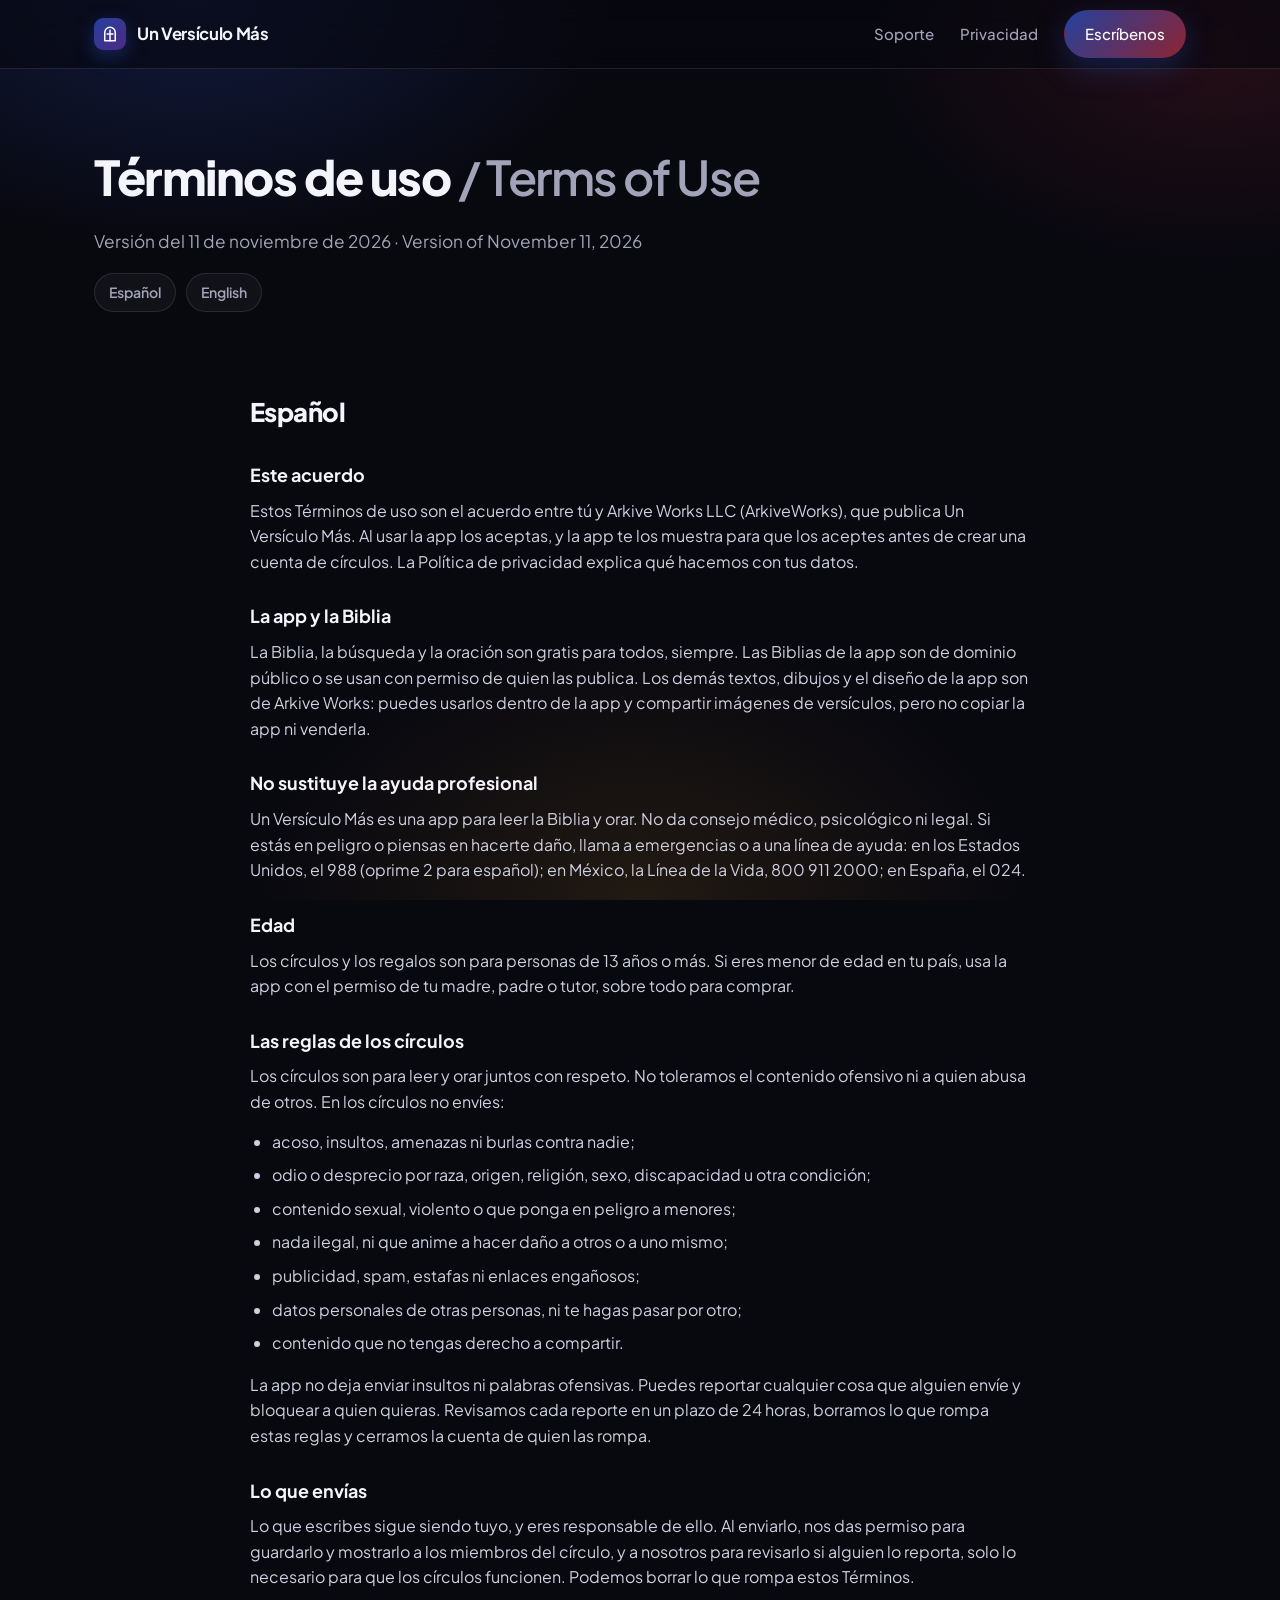
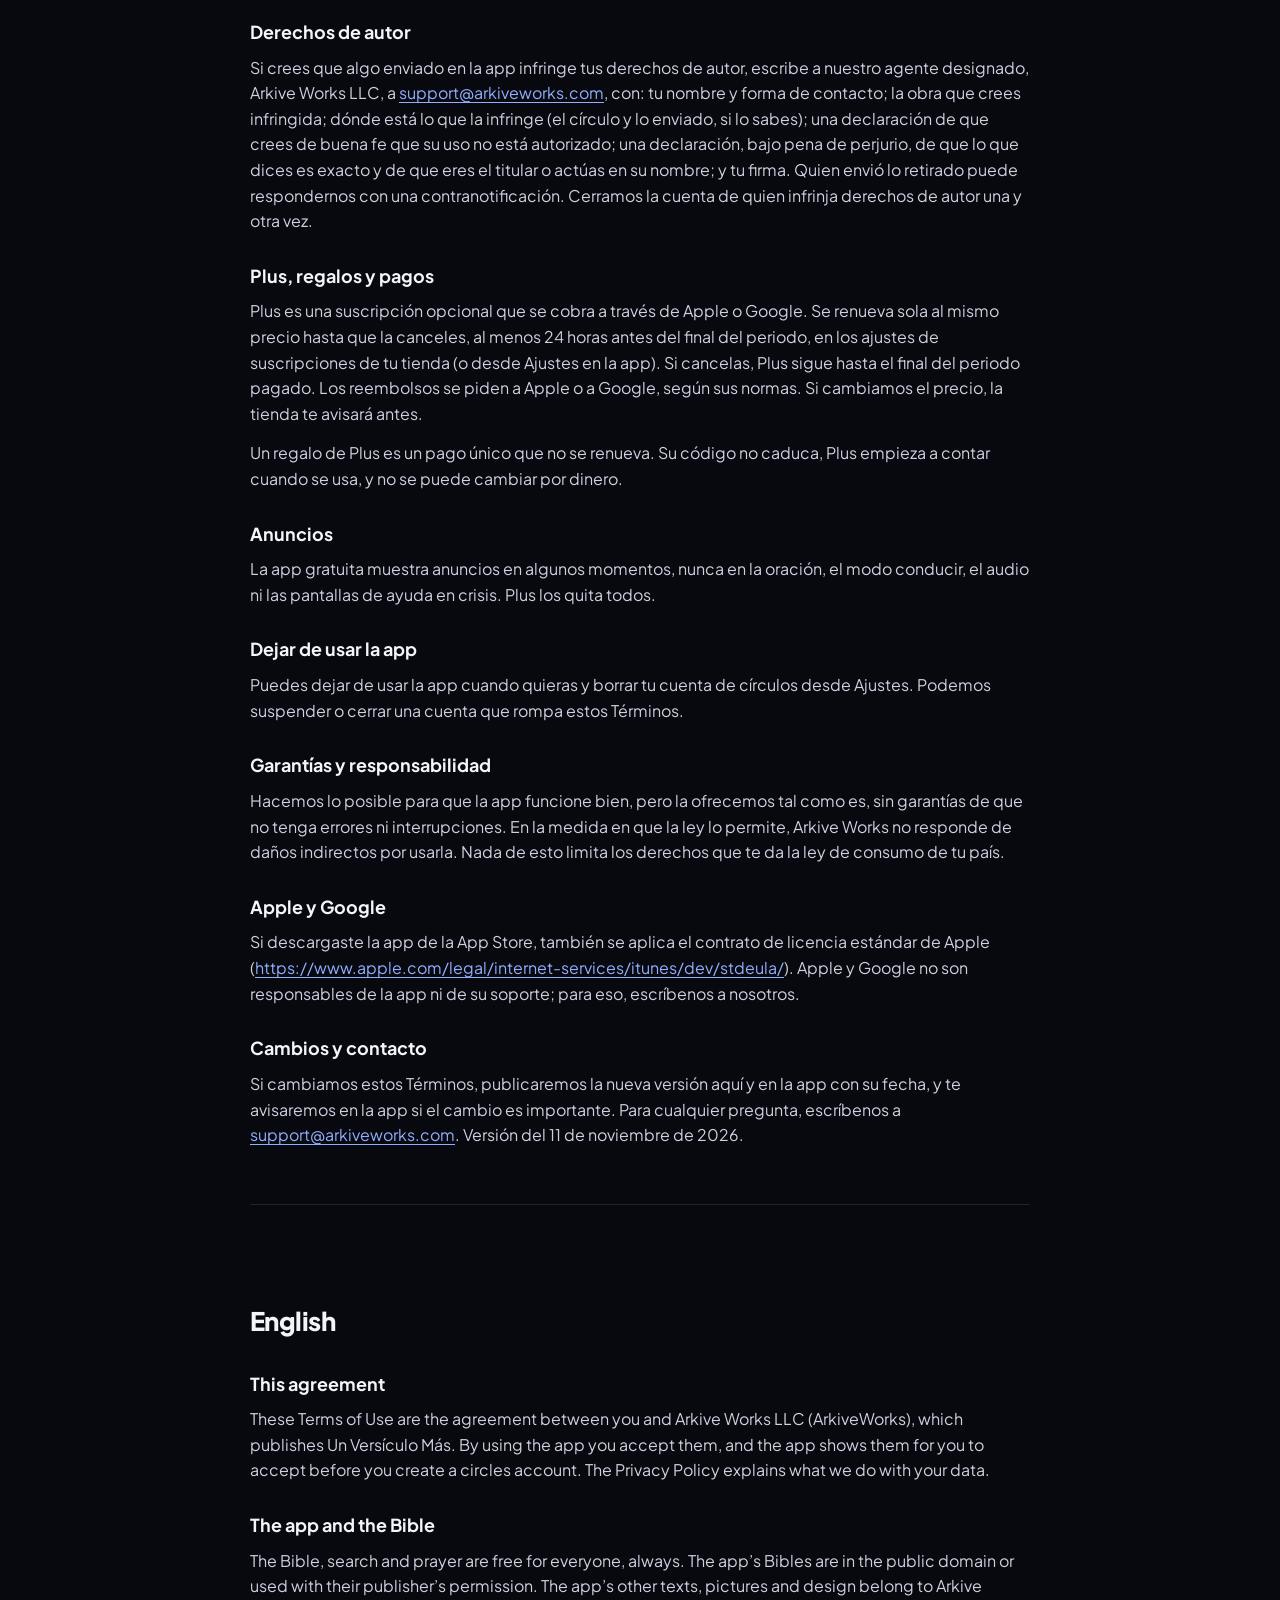
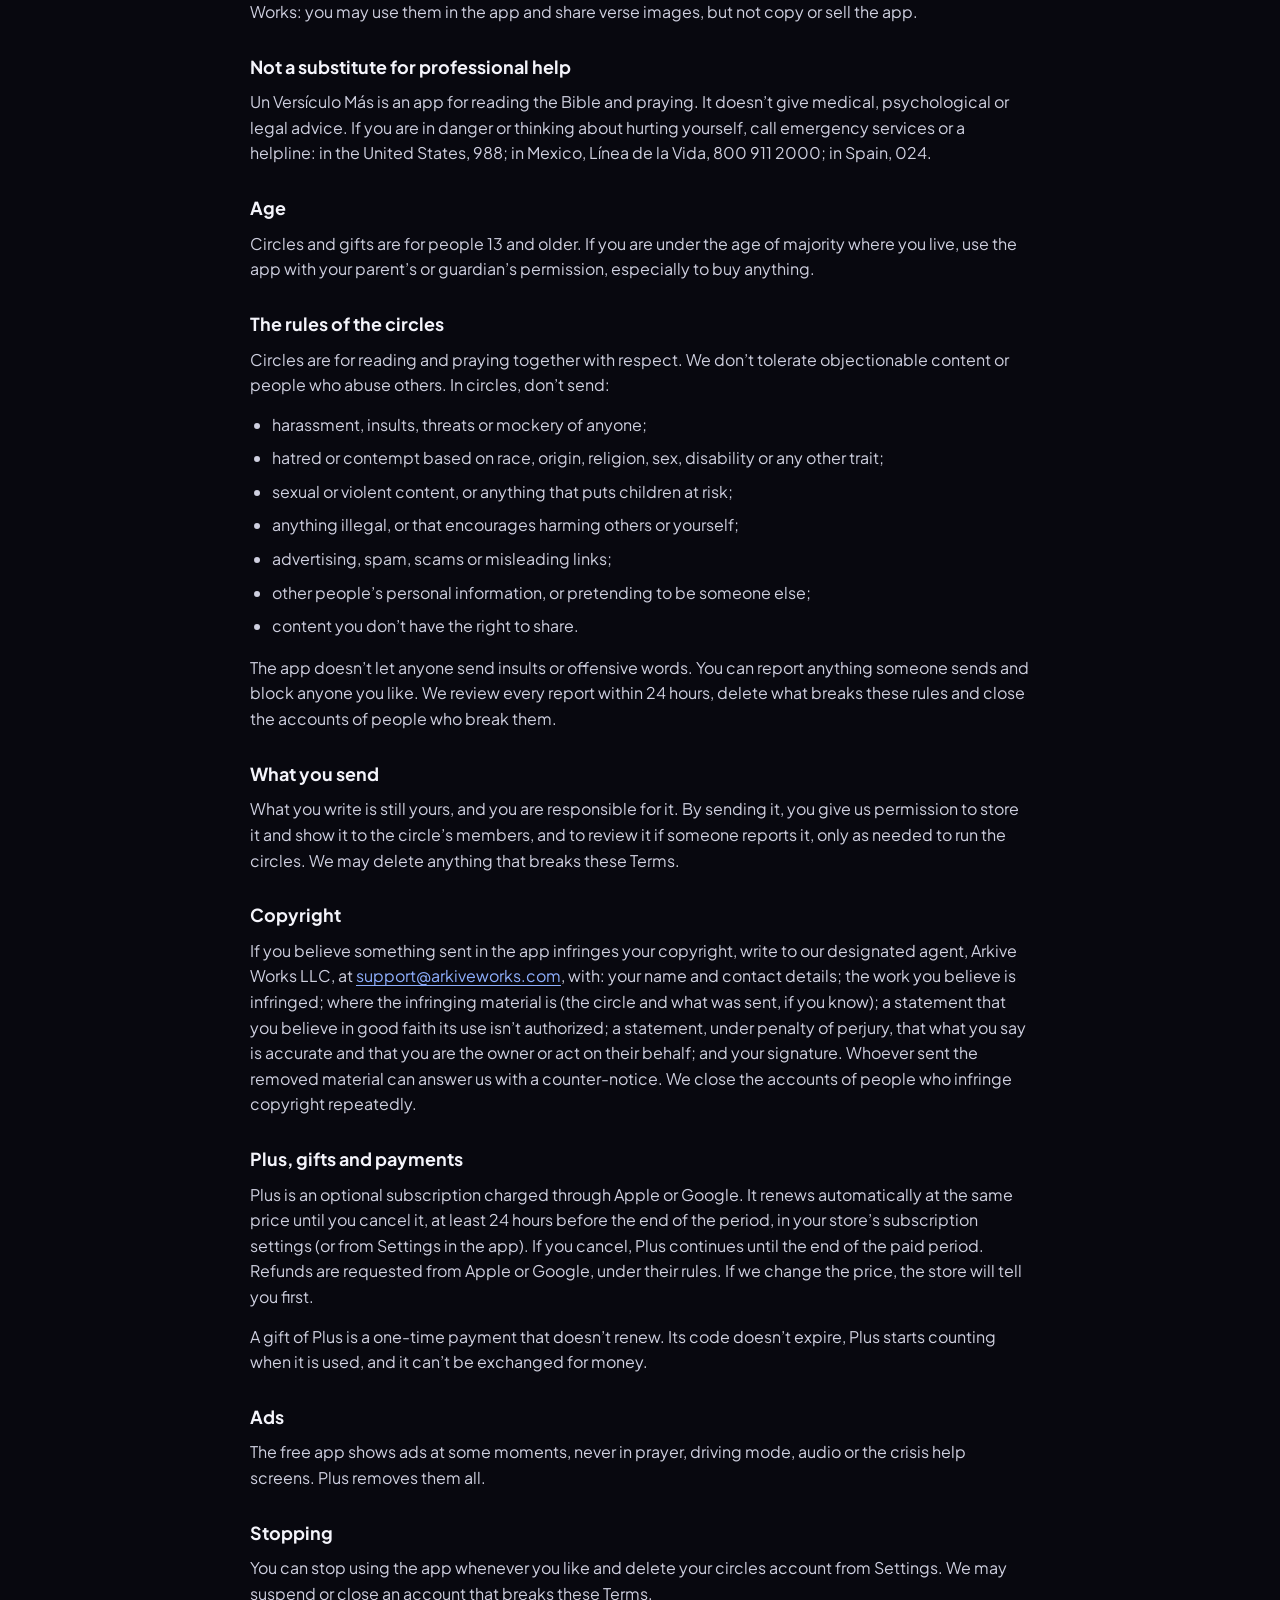
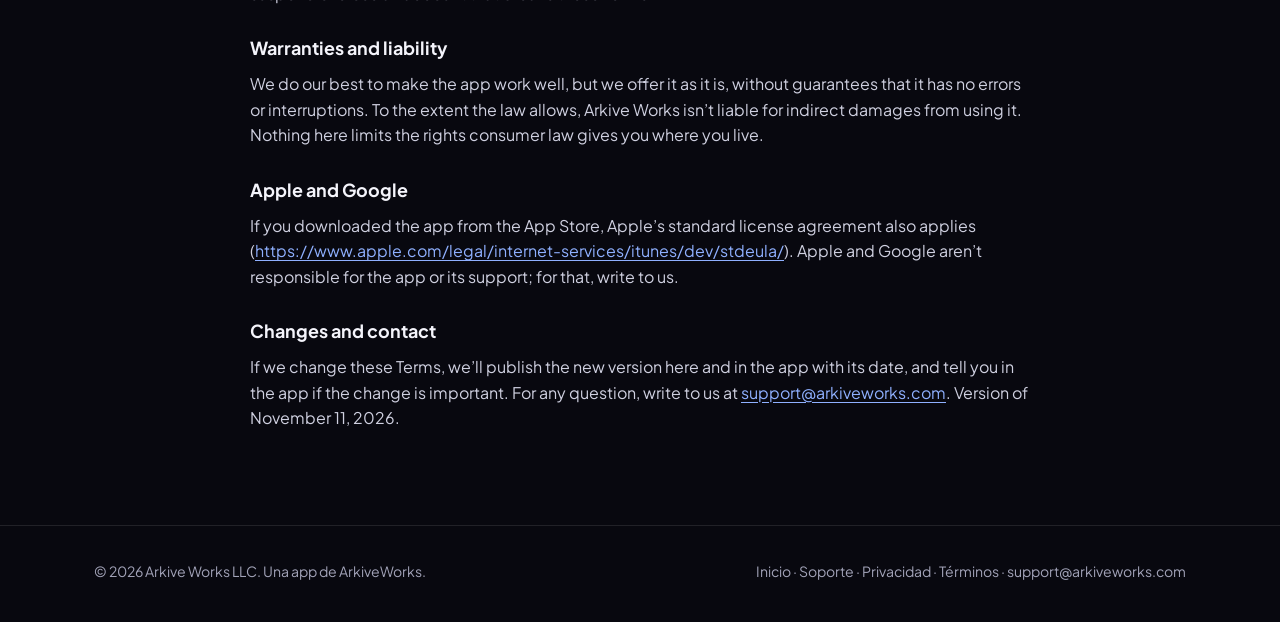
<file: biblia/terms.html>
<!DOCTYPE html>
<!-- Made by `npm run legal` from content/terms.json: change that file, not this one. -->
<html lang="es">
<head>
<meta charset="UTF-8">
<meta name="viewport" content="width=device-width, initial-scale=1.0">
<title>Términos de uso — Un Versículo Más</title>
<meta name="description" content="Términos de uso de Un Versículo Más / Terms of Use for Un Versículo Más.">
<link rel="stylesheet" href="style.css">
</head>
<body>
<nav class="nav">
  <div class="container nav-inner">
    <a class="brand" href="index.html"><span class="logo"><svg viewBox="0 0 24 24" fill="none" stroke="#fff" stroke-width="2" stroke-linecap="round" stroke-linejoin="round" aria-hidden="true"><path d="M5 21V10a7 7 0 0 1 14 0v11z"/><path d="M12 7v14M8 12h8"/></svg></span> Un Versículo Más</a>
    <div class="nav-links">
      <a href="support.html">Soporte</a>
      <a href="privacy.html">Privacidad</a>
      <a class="btn btn-primary" href="mailto:support@arkiveworks.com">Escríbenos</a>
    </div>
  </div>
</nav>

<header class="page-hero">
  <div class="container">
    <h1>Términos de uso <span style="color:var(--muted);font-weight:600" lang="en">/ Terms of Use</span></h1>
    <p>Versión del 11 de noviembre de 2026 · <span lang="en">Version of November 11, 2026</span></p>
    <div class="lang-switch"><a href="#es">Español</a><a href="#en">English</a></div>
  </div>
</header>

<main class="container">
  <article class="prose" lang="es">
    <h2 id="es">Español</h2>

    <h3>Este acuerdo</h3>
    <p>Estos Términos de uso son el acuerdo entre tú y Arkive Works LLC (ArkiveWorks), que publica Un Versículo Más. Al usar la app los aceptas, y la app te los muestra para que los aceptes antes de crear una cuenta de círculos. La Política de privacidad explica qué hacemos con tus datos.</p>

    <h3>La app y la Biblia</h3>
    <p>La Biblia, la búsqueda y la oración son gratis para todos, siempre. Las Biblias de la app son de dominio público o se usan con permiso de quien las publica. Los demás textos, dibujos y el diseño de la app son de Arkive Works: puedes usarlos dentro de la app y compartir imágenes de versículos, pero no copiar la app ni venderla.</p>

    <h3>No sustituye la ayuda profesional</h3>
    <p>Un Versículo Más es una app para leer la Biblia y orar. No da consejo médico, psicológico ni legal. Si estás en peligro o piensas en hacerte daño, llama a emergencias o a una línea de ayuda: en los Estados Unidos, el 988 (oprime 2 para español); en México, la Línea de la Vida, 800 911 2000; en España, el 024.</p>

    <h3>Edad</h3>
    <p>Los círculos y los regalos son para personas de 13 años o más. Si eres menor de edad en tu país, usa la app con el permiso de tu madre, padre o tutor, sobre todo para comprar.</p>

    <h3>Las reglas de los círculos</h3>
    <p>Los círculos son para leer y orar juntos con respeto. No toleramos el contenido ofensivo ni a quien abusa de otros. En los círculos no envíes:</p>
    <ul>
      <li>acoso, insultos, amenazas ni burlas contra nadie;</li>
      <li>odio o desprecio por raza, origen, religión, sexo, discapacidad u otra condición;</li>
      <li>contenido sexual, violento o que ponga en peligro a menores;</li>
      <li>nada ilegal, ni que anime a hacer daño a otros o a uno mismo;</li>
      <li>publicidad, spam, estafas ni enlaces engañosos;</li>
      <li>datos personales de otras personas, ni te hagas pasar por otro;</li>
      <li>contenido que no tengas derecho a compartir.</li>
    </ul>
    <p>La app no deja enviar insultos ni palabras ofensivas. Puedes reportar cualquier cosa que alguien envíe y bloquear a quien quieras. Revisamos cada reporte en un plazo de 24 horas, borramos lo que rompa estas reglas y cerramos la cuenta de quien las rompa.</p>

    <h3>Lo que envías</h3>
    <p>Lo que escribes sigue siendo tuyo, y eres responsable de ello. Al enviarlo, nos das permiso para guardarlo y mostrarlo a los miembros del círculo, y a nosotros para revisarlo si alguien lo reporta, solo lo necesario para que los círculos funcionen. Podemos borrar lo que rompa estos Términos.</p>

    <h3>Derechos de autor</h3>
    <p>Si crees que algo enviado en la app infringe tus derechos de autor, escribe a nuestro agente designado, Arkive Works LLC, a <a href="mailto:support@arkiveworks.com">support@arkiveworks.com</a>, con: tu nombre y forma de contacto; la obra que crees infringida; dónde está lo que la infringe (el círculo y lo enviado, si lo sabes); una declaración de que crees de buena fe que su uso no está autorizado; una declaración, bajo pena de perjurio, de que lo que dices es exacto y de que eres el titular o actúas en su nombre; y tu firma. Quien envió lo retirado puede respondernos con una contranotificación. Cerramos la cuenta de quien infrinja derechos de autor una y otra vez.</p>

    <h3>Plus, regalos y pagos</h3>
    <p>Plus es una suscripción opcional que se cobra a través de Apple o Google. Se renueva sola al mismo precio hasta que la canceles, al menos 24 horas antes del final del periodo, en los ajustes de suscripciones de tu tienda (o desde Ajustes en la app). Si cancelas, Plus sigue hasta el final del periodo pagado. Los reembolsos se piden a Apple o a Google, según sus normas. Si cambiamos el precio, la tienda te avisará antes.</p>
    <p>Un regalo de Plus es un pago único que no se renueva. Su código no caduca, Plus empieza a contar cuando se usa, y no se puede cambiar por dinero.</p>

    <h3>Anuncios</h3>
    <p>La app gratuita muestra anuncios en algunos momentos, nunca en la oración, el modo conducir, el audio ni las pantallas de ayuda en crisis. Plus los quita todos.</p>

    <h3>Dejar de usar la app</h3>
    <p>Puedes dejar de usar la app cuando quieras y borrar tu cuenta de círculos desde Ajustes. Podemos suspender o cerrar una cuenta que rompa estos Términos.</p>

    <h3>Garantías y responsabilidad</h3>
    <p>Hacemos lo posible para que la app funcione bien, pero la ofrecemos tal como es, sin garantías de que no tenga errores ni interrupciones. En la medida en que la ley lo permite, Arkive Works no responde de daños indirectos por usarla. Nada de esto limita los derechos que te da la ley de consumo de tu país.</p>

    <h3>Apple y Google</h3>
    <p>Si descargaste la app de la App Store, también se aplica el contrato de licencia estándar de Apple (<a href="https://www.apple.com/legal/internet-services/itunes/dev/stdeula/">https://www.apple.com/legal/internet-services/itunes/dev/stdeula/</a>). Apple y Google no son responsables de la app ni de su soporte; para eso, escríbenos a nosotros.</p>

    <h3>Cambios y contacto</h3>
    <p>Si cambiamos estos Términos, publicaremos la nueva versión aquí y en la app con su fecha, y te avisaremos en la app si el cambio es importante. Para cualquier pregunta, escríbenos a <a href="mailto:support@arkiveworks.com">support@arkiveworks.com</a>. Versión del 11 de noviembre de 2026.</p>

    <hr class="split">
  </article>

  <article class="prose" lang="en">
    <h2 id="en">English</h2>

    <h3>This agreement</h3>
    <p>These Terms of Use are the agreement between you and Arkive Works LLC (ArkiveWorks), which publishes Un Versículo Más. By using the app you accept them, and the app shows them for you to accept before you create a circles account. The Privacy Policy explains what we do with your data.</p>

    <h3>The app and the Bible</h3>
    <p>The Bible, search and prayer are free for everyone, always. The app’s Bibles are in the public domain or used with their publisher’s permission. The app’s other texts, pictures and design belong to Arkive Works: you may use them in the app and share verse images, but not copy or sell the app.</p>

    <h3>Not a substitute for professional help</h3>
    <p>Un Versículo Más is an app for reading the Bible and praying. It doesn’t give medical, psychological or legal advice. If you are in danger or thinking about hurting yourself, call emergency services or a helpline: in the United States, 988; in Mexico, Línea de la Vida, 800 911 2000; in Spain, 024.</p>

    <h3>Age</h3>
    <p>Circles and gifts are for people 13 and older. If you are under the age of majority where you live, use the app with your parent’s or guardian’s permission, especially to buy anything.</p>

    <h3>The rules of the circles</h3>
    <p>Circles are for reading and praying together with respect. We don’t tolerate objectionable content or people who abuse others. In circles, don’t send:</p>
    <ul>
      <li>harassment, insults, threats or mockery of anyone;</li>
      <li>hatred or contempt based on race, origin, religion, sex, disability or any other trait;</li>
      <li>sexual or violent content, or anything that puts children at risk;</li>
      <li>anything illegal, or that encourages harming others or yourself;</li>
      <li>advertising, spam, scams or misleading links;</li>
      <li>other people’s personal information, or pretending to be someone else;</li>
      <li>content you don’t have the right to share.</li>
    </ul>
    <p>The app doesn’t let anyone send insults or offensive words. You can report anything someone sends and block anyone you like. We review every report within 24 hours, delete what breaks these rules and close the accounts of people who break them.</p>

    <h3>What you send</h3>
    <p>What you write is still yours, and you are responsible for it. By sending it, you give us permission to store it and show it to the circle’s members, and to review it if someone reports it, only as needed to run the circles. We may delete anything that breaks these Terms.</p>

    <h3>Copyright</h3>
    <p>If you believe something sent in the app infringes your copyright, write to our designated agent, Arkive Works LLC, at <a href="mailto:support@arkiveworks.com">support@arkiveworks.com</a>, with: your name and contact details; the work you believe is infringed; where the infringing material is (the circle and what was sent, if you know); a statement that you believe in good faith its use isn’t authorized; a statement, under penalty of perjury, that what you say is accurate and that you are the owner or act on their behalf; and your signature. Whoever sent the removed material can answer us with a counter-notice. We close the accounts of people who infringe copyright repeatedly.</p>

    <h3>Plus, gifts and payments</h3>
    <p>Plus is an optional subscription charged through Apple or Google. It renews automatically at the same price until you cancel it, at least 24 hours before the end of the period, in your store’s subscription settings (or from Settings in the app). If you cancel, Plus continues until the end of the paid period. Refunds are requested from Apple or Google, under their rules. If we change the price, the store will tell you first.</p>
    <p>A gift of Plus is a one-time payment that doesn’t renew. Its code doesn’t expire, Plus starts counting when it is used, and it can’t be exchanged for money.</p>

    <h3>Ads</h3>
    <p>The free app shows ads at some moments, never in prayer, driving mode, audio or the crisis help screens. Plus removes them all.</p>

    <h3>Stopping</h3>
    <p>You can stop using the app whenever you like and delete your circles account from Settings. We may suspend or close an account that breaks these Terms.</p>

    <h3>Warranties and liability</h3>
    <p>We do our best to make the app work well, but we offer it as it is, without guarantees that it has no errors or interruptions. To the extent the law allows, Arkive Works isn’t liable for indirect damages from using it. Nothing here limits the rights consumer law gives you where you live.</p>

    <h3>Apple and Google</h3>
    <p>If you downloaded the app from the App Store, Apple’s standard license agreement also applies (<a href="https://www.apple.com/legal/internet-services/itunes/dev/stdeula/">https://www.apple.com/legal/internet-services/itunes/dev/stdeula/</a>). Apple and Google aren’t responsible for the app or its support; for that, write to us.</p>

    <h3>Changes and contact</h3>
    <p>If we change these Terms, we’ll publish the new version here and in the app with its date, and tell you in the app if the change is important. For any question, write to us at <a href="mailto:support@arkiveworks.com">support@arkiveworks.com</a>. Version of November 11, 2026.</p>
  </article>
</main>

<footer>
  <div class="container footer-bottom">
    <span>© 2026 Arkive Works LLC. Una app de <a href="../index.html">ArkiveWorks</a>.</span>
    <span><a href="index.html">Inicio</a> · <a href="support.html">Soporte</a> · <a href="privacy.html">Privacidad</a> · <a href="terms.html">Términos</a> · <a href="mailto:support@arkiveworks.com">support@arkiveworks.com</a></span>
  </div>
</footer>
</body>
</html>
</file>
<file: biblia/style.css>
/* ArkiveWorks shared styles (from arkiveworks.com), with this app's jewel colors. */
/* The app's own interface font, served from this site (nothing loads from Google): Plus Jakarta Sans,
   SIL Open Font License 1.1 (fonts/OFL.txt), the files from the npm package @expo-google-fonts/plus-jakarta-sans. */
@font-face{font-family:"Plus Jakarta Sans";font-weight:400;font-style:normal;font-display:swap;src:url("fonts/PlusJakartaSans_400Regular.ttf") format("truetype")}
@font-face{font-family:"Plus Jakarta Sans";font-weight:500;font-style:normal;font-display:swap;src:url("fonts/PlusJakartaSans_500Medium.ttf") format("truetype")}
@font-face{font-family:"Plus Jakarta Sans";font-weight:600;font-style:normal;font-display:swap;src:url("fonts/PlusJakartaSans_600SemiBold.ttf") format("truetype")}
@font-face{font-family:"Plus Jakarta Sans";font-weight:700;font-style:normal;font-display:swap;src:url("fonts/PlusJakartaSans_700Bold.ttf") format("truetype")}
@font-face{font-family:"Plus Jakarta Sans";font-weight:800;font-style:normal;font-display:swap;src:url("fonts/PlusJakartaSans_800ExtraBold.ttf") format("truetype")}
:root{
  --bg:#08080f; --bg-soft:#0f0f1c;
  --surface:rgba(255,255,255,.04); --surface-2:rgba(255,255,255,.07);
  --border:rgba(255,255,255,.10);
  --text:#f4f4fb; --muted:#a2a3b8;
  --sapphire:#24419E; --ruby:#8E2433; --emerald:#0F5C47; --violet:#4E2A85; --amber:#D99A2B;
  --link:#8fb0ff;
  --radius:18px; --maxw:1140px;
  --font:"Plus Jakarta Sans",-apple-system,BlinkMacSystemFont,"Segoe UI",Roboto,Helvetica,Arial,sans-serif;
}
*{box-sizing:border-box;margin:0;padding:0}
html{scroll-behavior:smooth}
body{font-family:var(--font);background:var(--bg);color:var(--text);line-height:1.6;-webkit-font-smoothing:antialiased;overflow-x:hidden}
body::before{content:"";position:fixed;inset:0;z-index:-1;background:
  radial-gradient(55% 45% at 15% 0%,rgba(36,65,158,.32),transparent 60%),
  radial-gradient(50% 45% at 95% 5%,rgba(142,36,51,.22),transparent 55%),
  radial-gradient(50% 50% at 50% 100%,rgba(217,154,43,.12),transparent 60%),var(--bg)}
a{color:inherit;text-decoration:none}
.container{width:100%;max-width:var(--maxw);margin:0 auto;padding:0 24px}
.nav{position:sticky;top:0;z-index:50;backdrop-filter:blur(14px);background:rgba(8,8,15,.6);border-bottom:1px solid var(--border)}
.nav-inner{display:flex;align-items:center;justify-content:space-between;height:68px;gap:16px}
.brand{display:flex;align-items:center;gap:11px;font-weight:700;letter-spacing:-.02em;font-size:1.05rem}
.logo{width:32px;height:32px;border-radius:9px;display:grid;place-items:center;background:linear-gradient(135deg,var(--sapphire),var(--violet));box-shadow:0 6px 18px rgba(36,65,158,.5)}
.logo svg{width:18px;height:18px}
.nav-links{display:flex;align-items:center;gap:26px}
.nav-links a{color:var(--muted);font-size:.94rem;font-weight:500;transition:color .2s}
.nav-links a:hover{color:var(--text)}
.btn{display:inline-flex;align-items:center;gap:9px;padding:11px 20px;border-radius:999px;font-weight:600;font-size:.94rem;border:1px solid transparent;transition:transform .18s ease,box-shadow .18s ease}
.btn-primary{background:linear-gradient(135deg,var(--sapphire),var(--ruby));color:#fff;box-shadow:0 10px 30px rgba(36,65,158,.4)}
.btn-primary:hover{transform:translateY(-2px)}
.nav-links .btn-primary{color:#fff}
.hero{padding:100px 0 70px;text-align:center}
.eyebrow{display:inline-flex;align-items:center;gap:8px;padding:7px 15px;border-radius:999px;border:1px solid var(--border);background:var(--surface);color:var(--muted);font-size:.82rem;font-weight:500;margin-bottom:26px}
.dot{width:7px;height:7px;border-radius:50%;background:var(--amber);box-shadow:0 0 12px var(--amber)}
h1.hero-title{font-size:clamp(2.4rem,6vw,4.2rem);line-height:1.05;letter-spacing:-.035em;font-weight:800;margin-bottom:22px}
.jewel-text{background:linear-gradient(120deg,#6f8cff 0%,#e0566b 45%,var(--amber) 100%);-webkit-background-clip:text;background-clip:text;color:transparent}
.lead{font-size:clamp(1.05rem,2vw,1.25rem);color:var(--muted);max-width:640px;margin:0 auto 14px}
.lead-en{font-size:1rem;color:#8f90a6;max-width:640px;margin:0 auto 34px;font-style:italic}
/* The two store buttons under the title: a label while the app is on its way, a white button once it is live. */
.stores{display:flex;gap:14px;justify-content:center;flex-wrap:wrap}
.store{display:inline-flex;align-items:center;gap:12px;min-height:58px;min-width:220px;padding:10px 22px;border-radius:16px;border:1px solid var(--border);background:var(--surface-2);color:var(--text);text-align:left;font-weight:700;font-size:1.05rem;line-height:1.25;transition:transform .18s ease,box-shadow .18s ease}
.store small{display:block;font-weight:500;font-size:.74rem;color:var(--muted)}
.store svg{width:24px;height:24px;flex:none}
.store.soon{color:#cfd0e0}
a.store{background:#fff;border-color:#fff;color:#16181d;box-shadow:0 10px 30px rgba(36,65,158,.35)}
a.store small{color:#5a5f6b}
a.store:hover{transform:translateY(-2px)}
section{padding:60px 0}
.section-head{text-align:center;max-width:640px;margin:0 auto 46px}
.section-head h2{font-size:clamp(1.8rem,3.5vw,2.5rem);letter-spacing:-.03em;font-weight:800;margin-bottom:12px}
.section-head p{color:var(--muted)}
.grid{display:grid;gap:20px;grid-template-columns:repeat(3,1fr)}
.card{background:var(--surface);border:1px solid var(--border);border-radius:var(--radius);padding:28px}
.card .bar{height:4px;width:44px;border-radius:4px;margin-bottom:18px}
.card h3{font-size:1.15rem;font-weight:700;margin-bottom:8px}
.card p{color:var(--muted);font-size:.97rem}
.card p.en{color:#8f90a6;font-size:.9rem;margin-top:8px;font-style:italic}
.b-sapphire{background:var(--sapphire)}.b-ruby{background:var(--ruby)}.b-emerald{background:var(--emerald)}.b-violet{background:var(--violet)}.b-amber{background:var(--amber)}
.note{max-width:760px;margin:0 auto;text-align:center;color:var(--muted)}
.page-hero{padding:70px 0 24px}
.page-hero h1{font-size:clamp(2rem,4.5vw,3rem);letter-spacing:-.03em;font-weight:800;margin-bottom:12px}
.page-hero p{color:var(--muted);font-size:1.08rem;max-width:680px}
.lang-switch{display:flex;gap:10px;margin-top:18px;flex-wrap:wrap}
.lang-switch a{padding:7px 14px;border-radius:999px;border:1px solid var(--border);background:var(--surface);color:var(--muted);font-size:.88rem;font-weight:600}
.lang-switch a:hover{color:var(--text)}
.prose{max-width:780px;margin:0 auto;padding:10px 0 40px}
.prose h2{font-size:1.6rem;font-weight:800;margin:46px 0 10px;letter-spacing:-.02em;scroll-margin-top:90px}
.prose h3{font-size:1.12rem;font-weight:700;margin:28px 0 8px;scroll-margin-top:90px}
.prose p{color:#cfd0e0;margin-bottom:14px}
.prose ol,.prose ul{color:#cfd0e0;margin:0 0 16px 22px}
.prose li{margin-bottom:8px}
.prose a{color:var(--link);text-decoration:underline;text-underline-offset:3px}
.prose strong{color:var(--text)}
.info-card{background:var(--surface);border:1px solid var(--border);border-radius:var(--radius);padding:24px 26px;margin:22px 0}
.info-card .btn{margin-top:6px}
.faq-item{border-bottom:1px solid var(--border);padding:20px 0}
.faq-item h3{margin:0 0 8px}
.muted{color:var(--muted);font-size:.92rem}
hr.split{border:none;border-top:1px solid var(--border);margin:56px 0 0}
footer{border-top:1px solid var(--border);padding:34px 0 40px;margin-top:40px}
.footer-bottom{color:var(--muted);font-size:.88rem;display:flex;justify-content:space-between;flex-wrap:wrap;gap:10px}
.footer-bottom a:hover{color:var(--text)}
@media(max-width:900px){.grid{grid-template-columns:1fr 1fr}}
@media(max-width:680px){.nav-links a:not(.btn){display:none}.grid{grid-template-columns:1fr}.hero{padding:70px 0 50px}}
</file>
